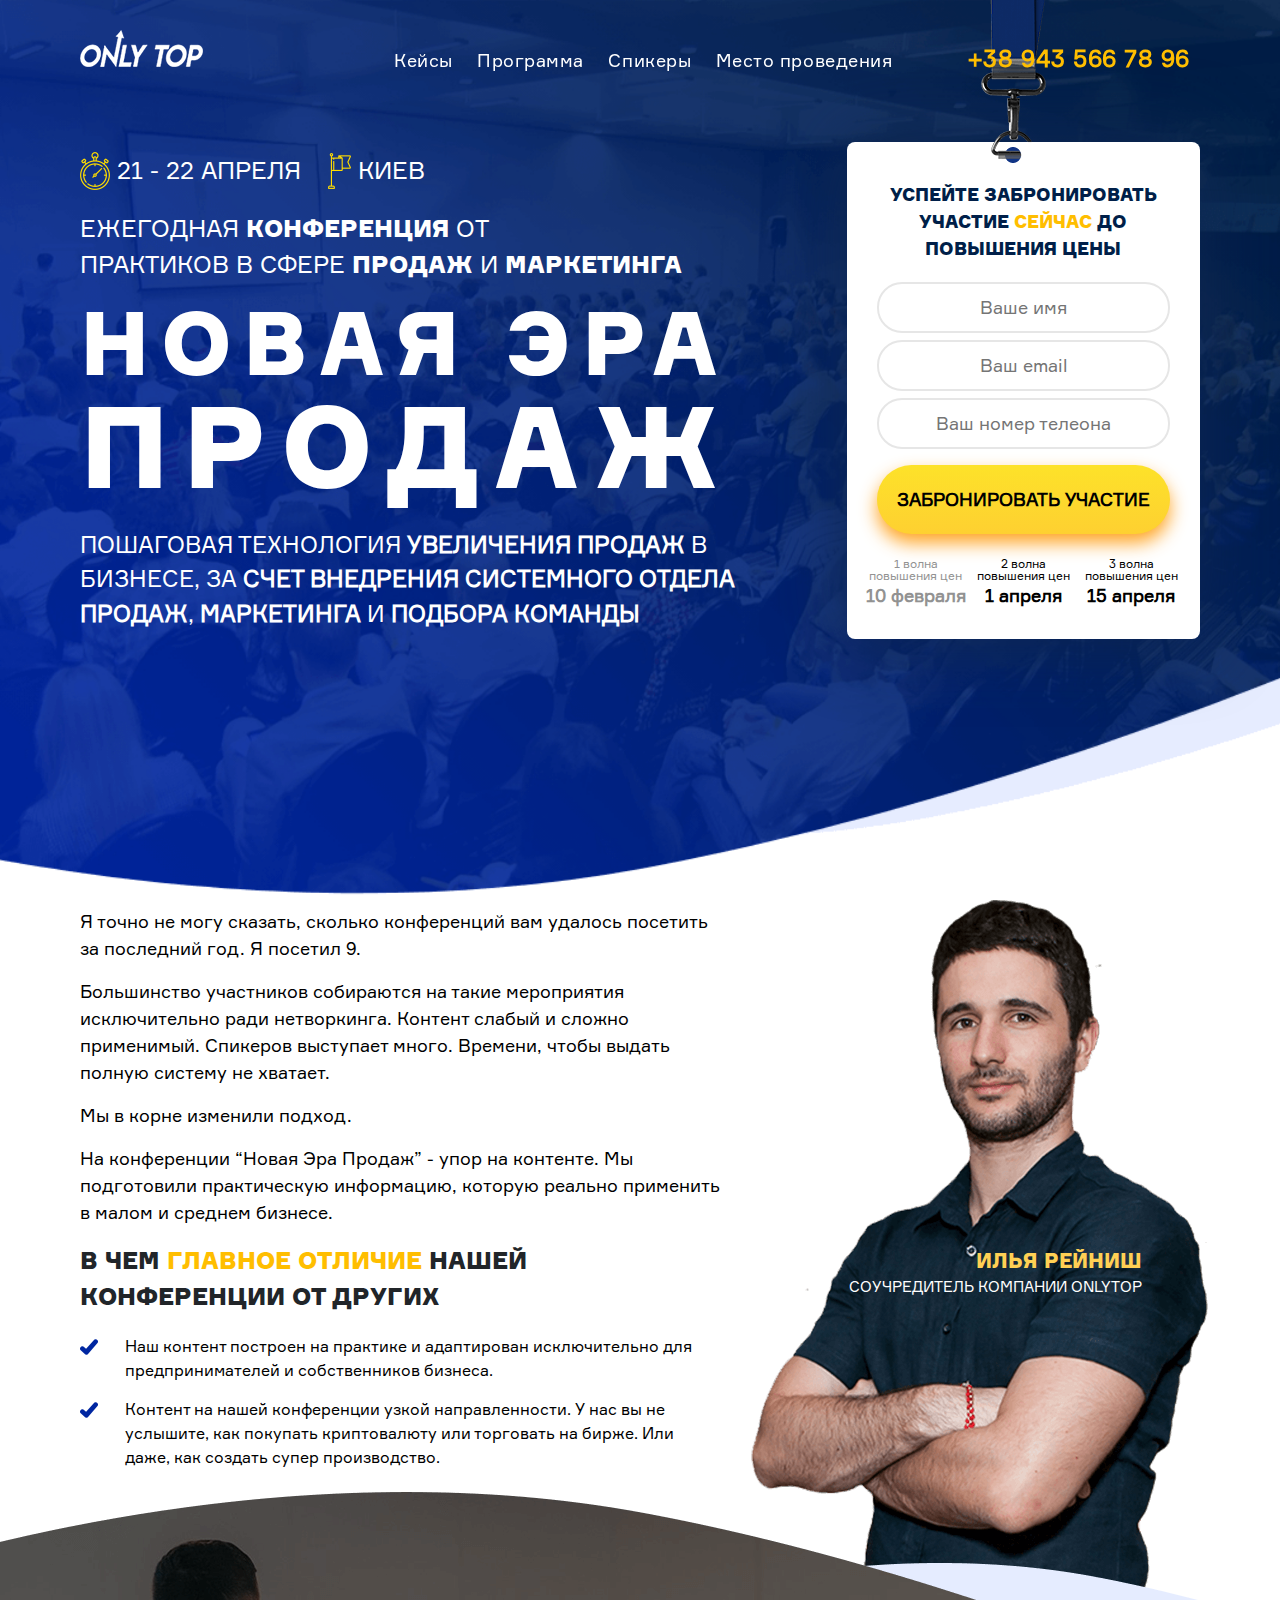
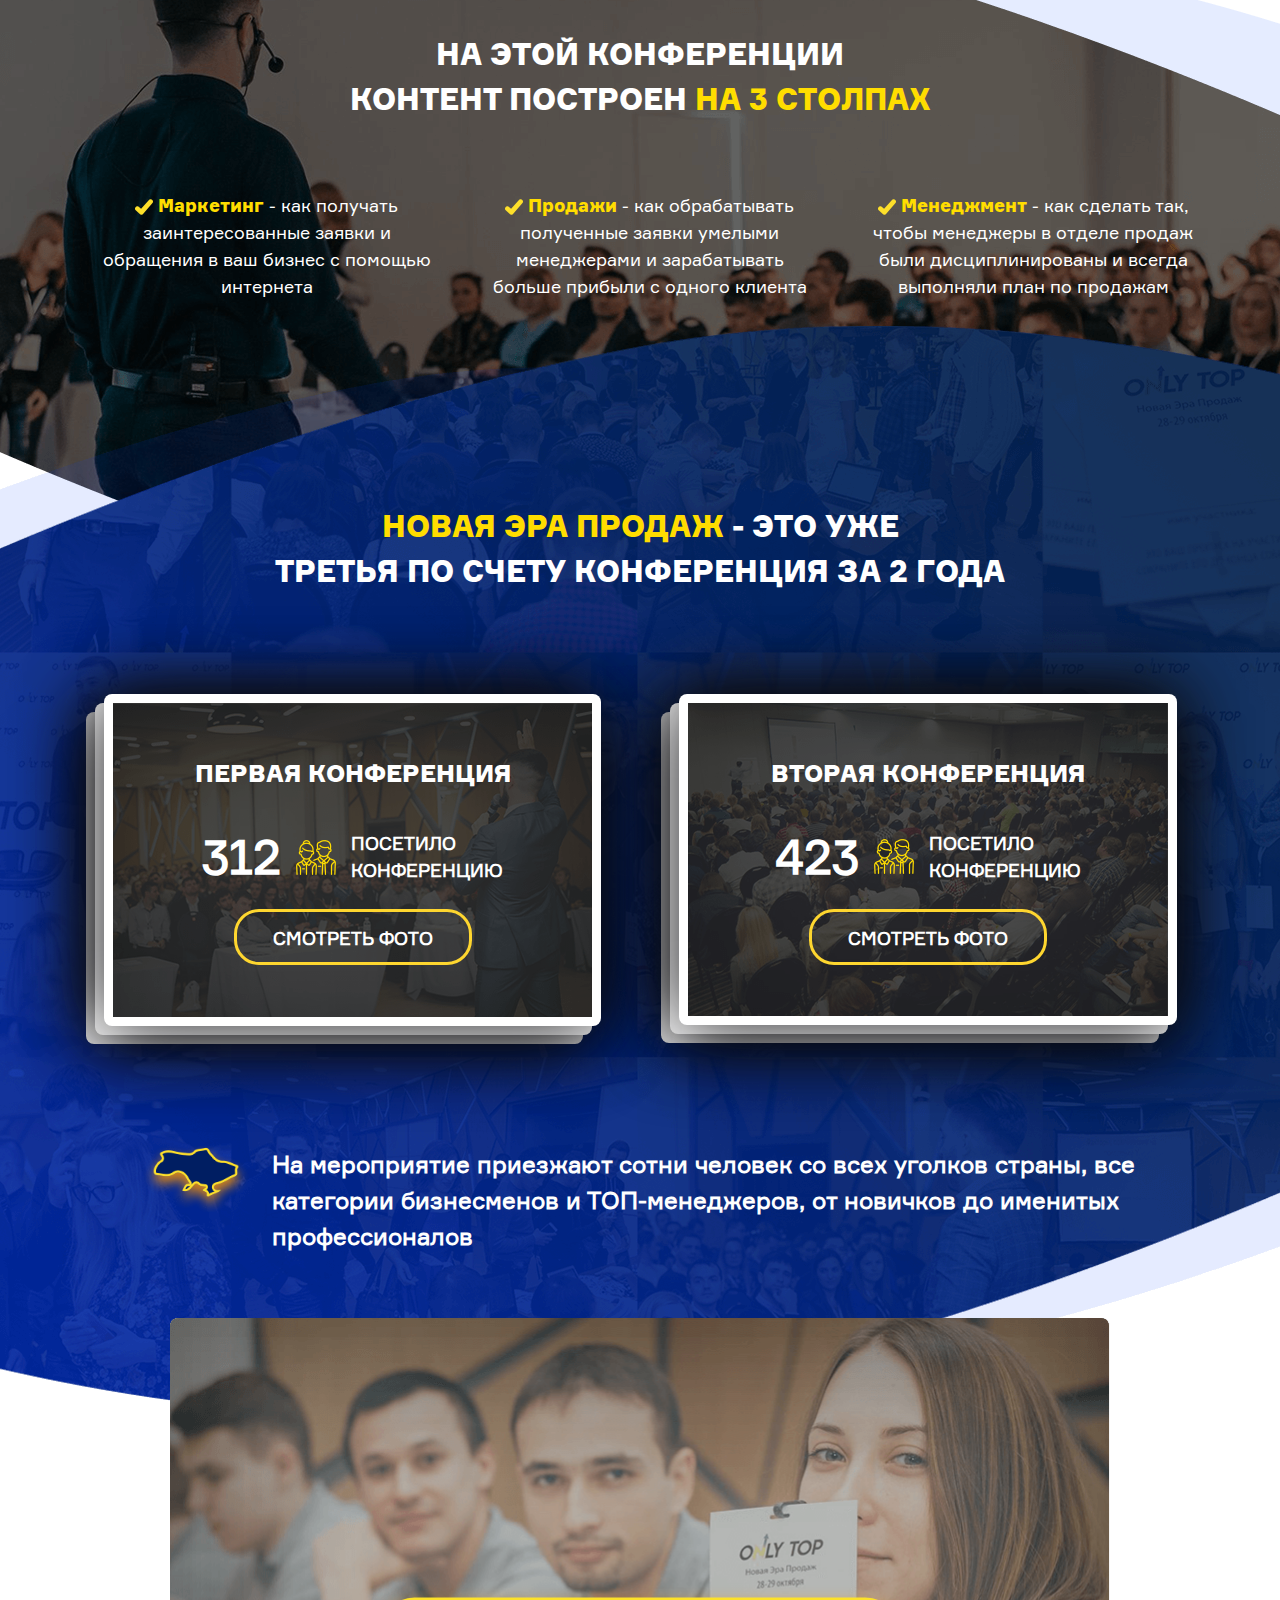
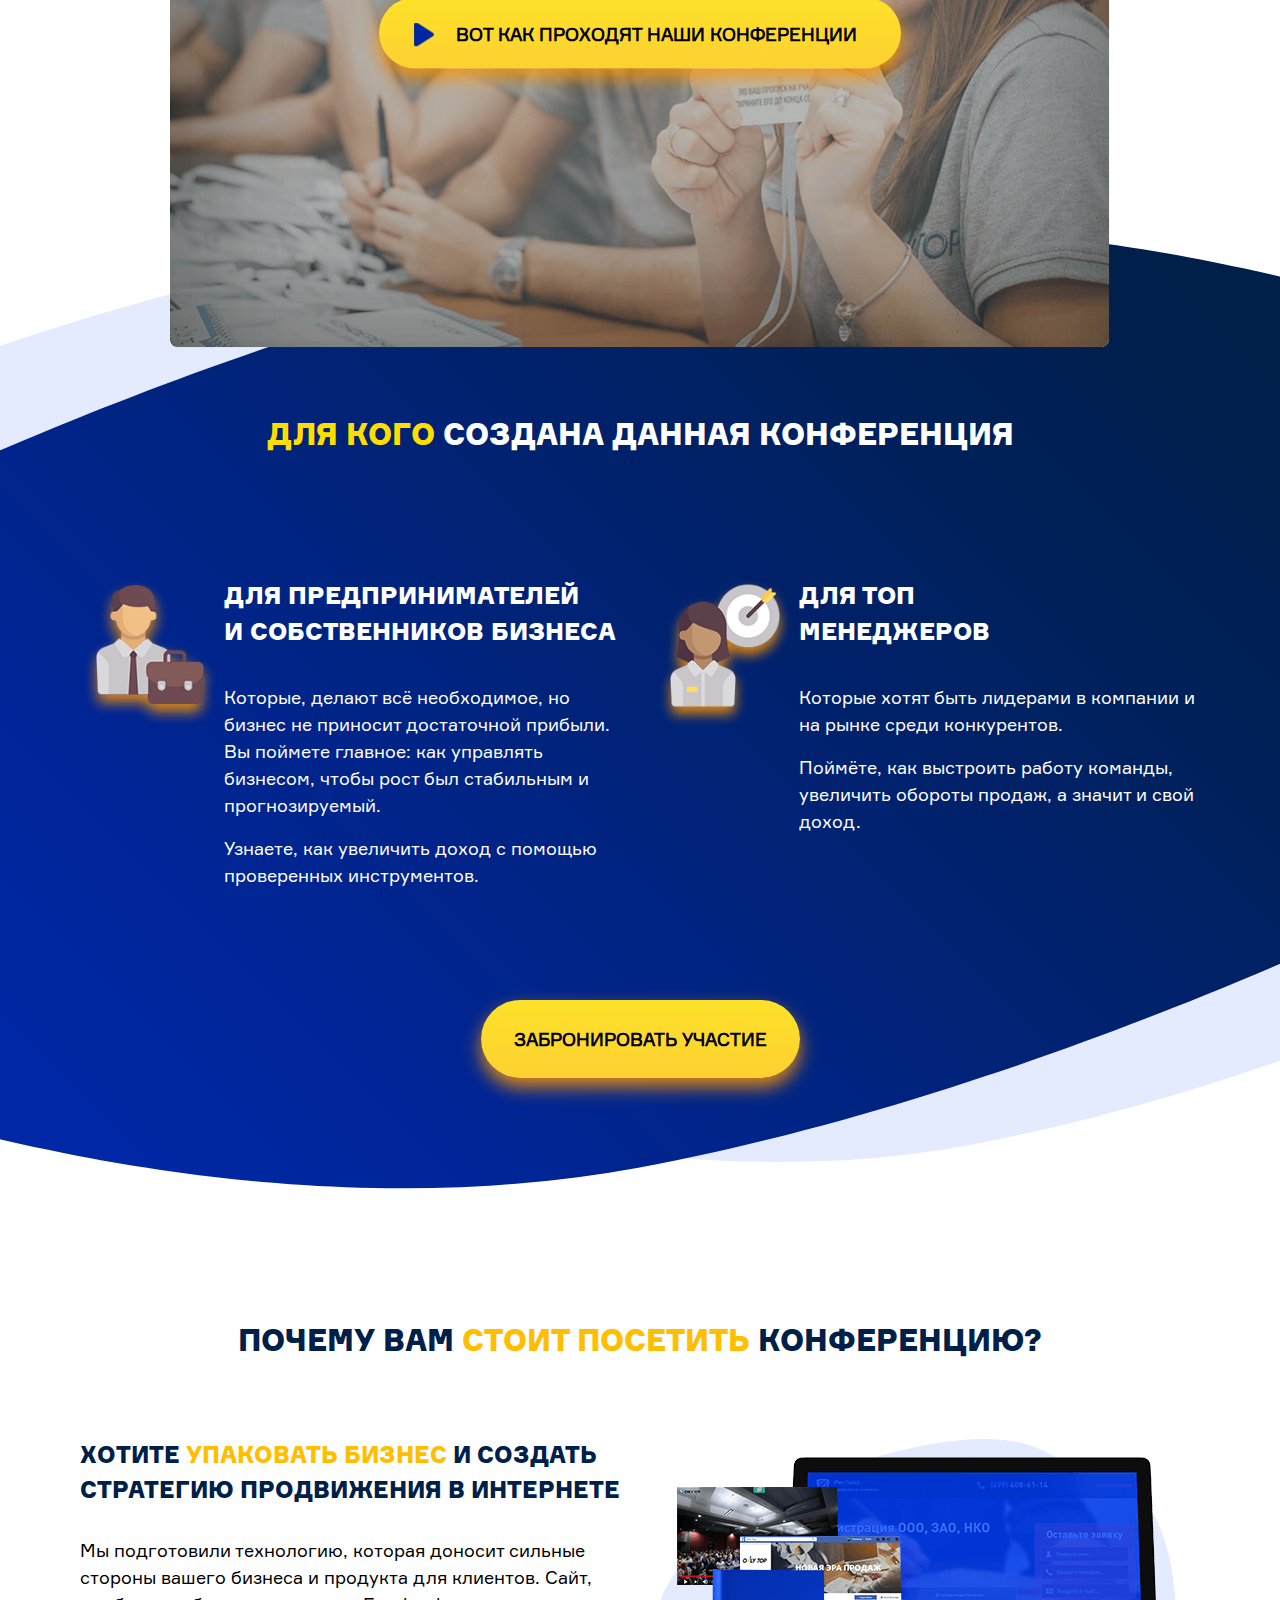
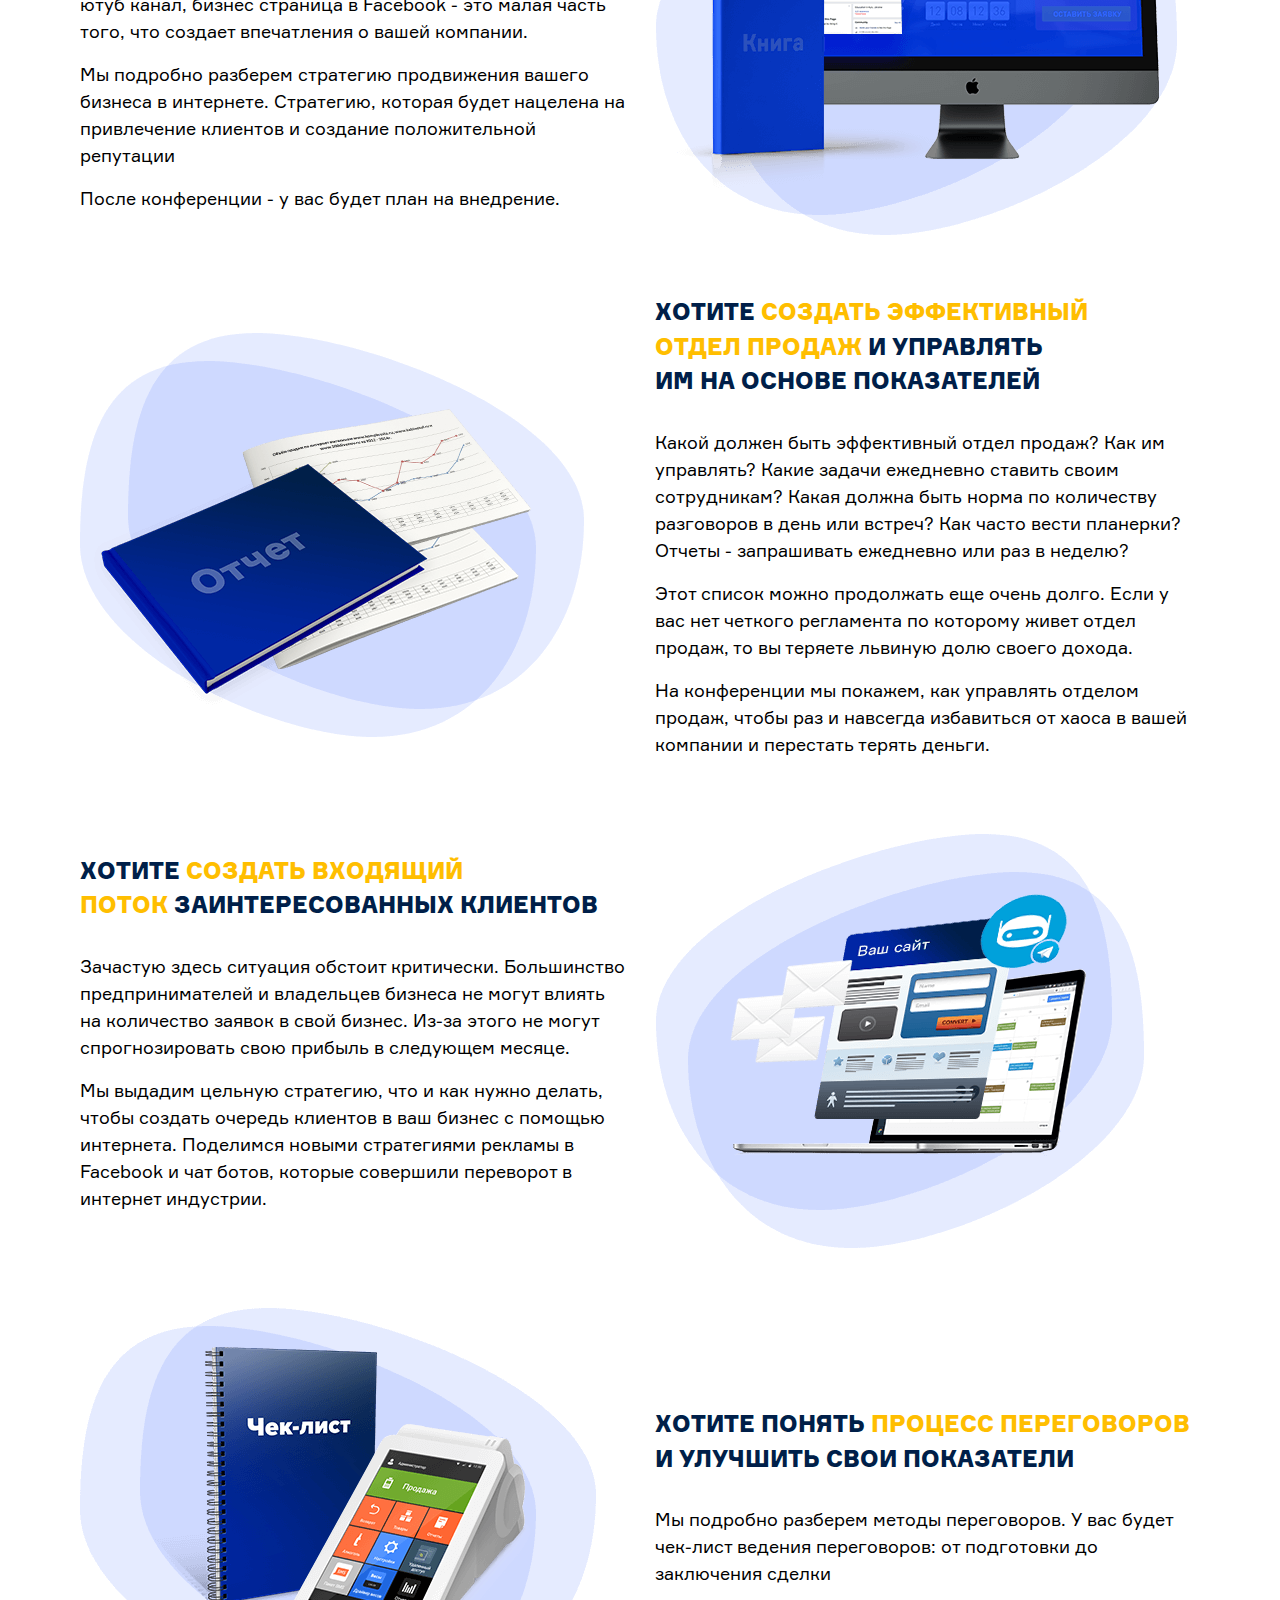
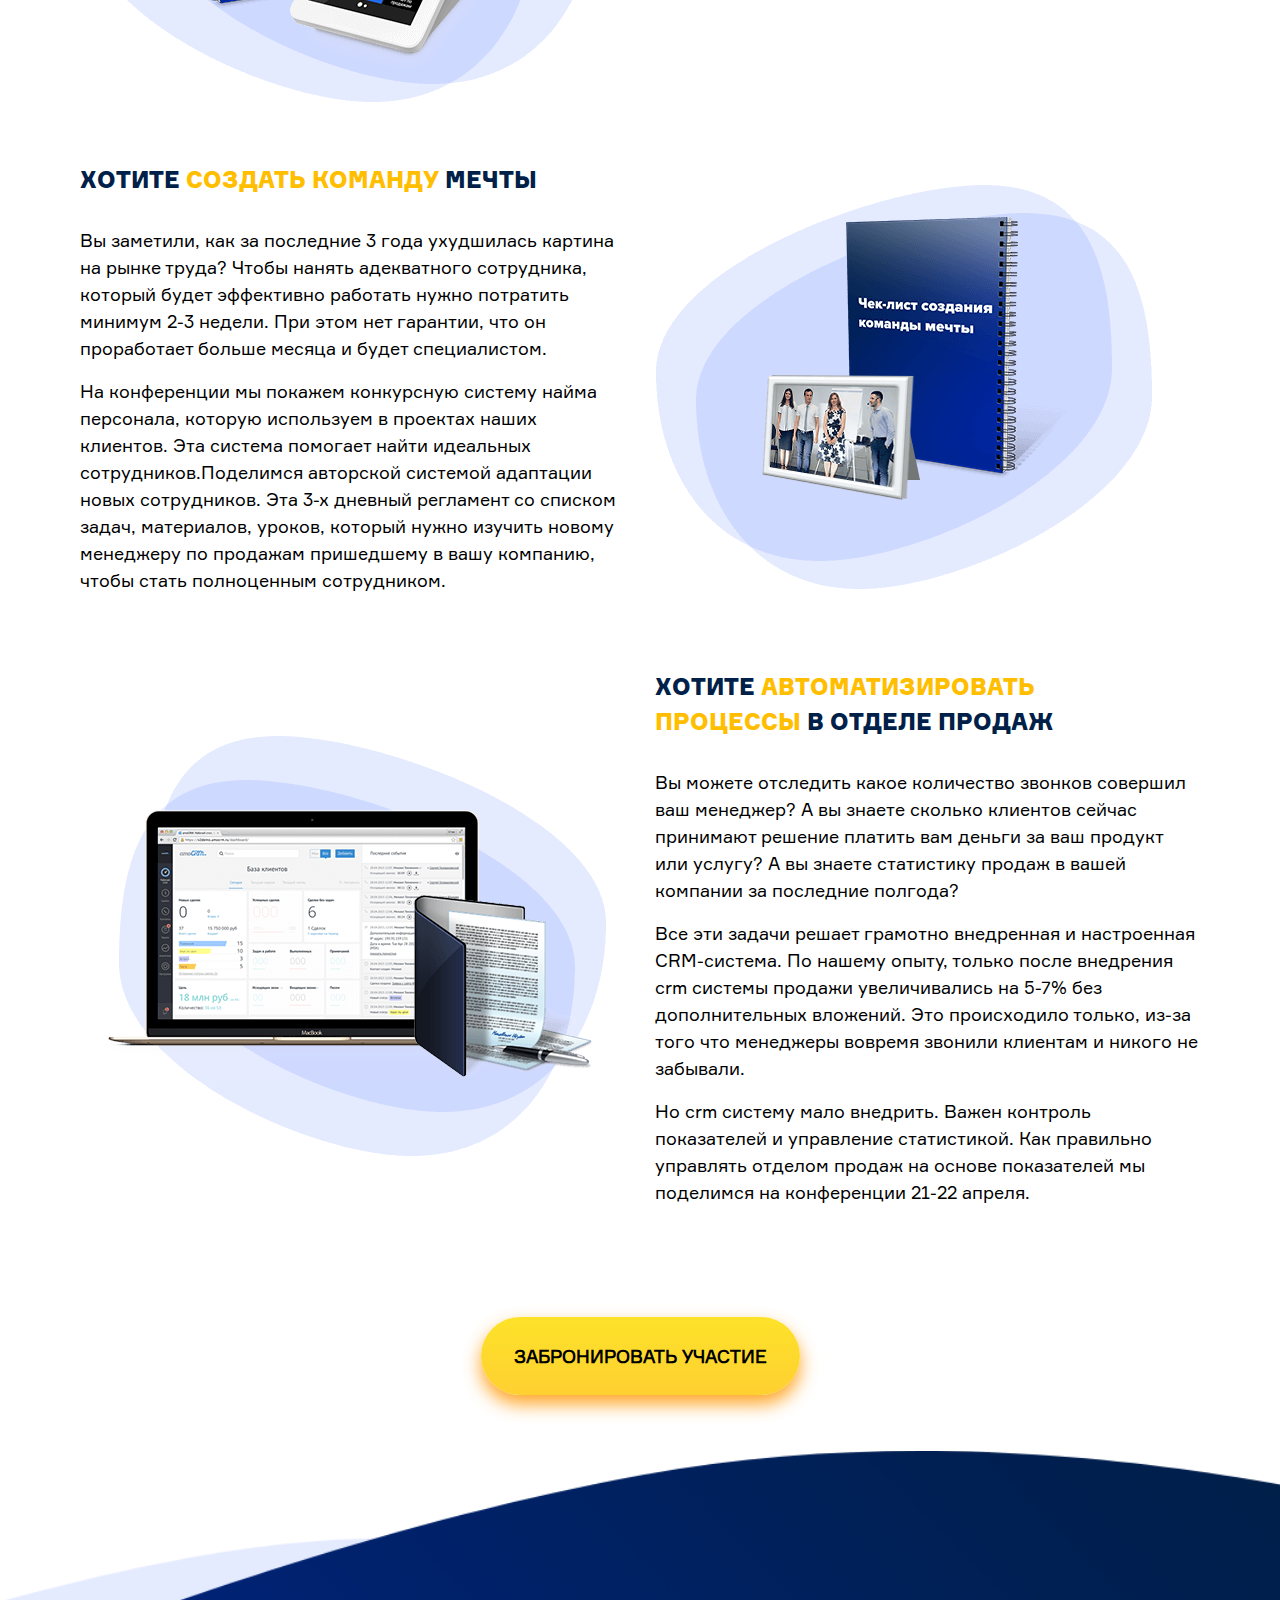
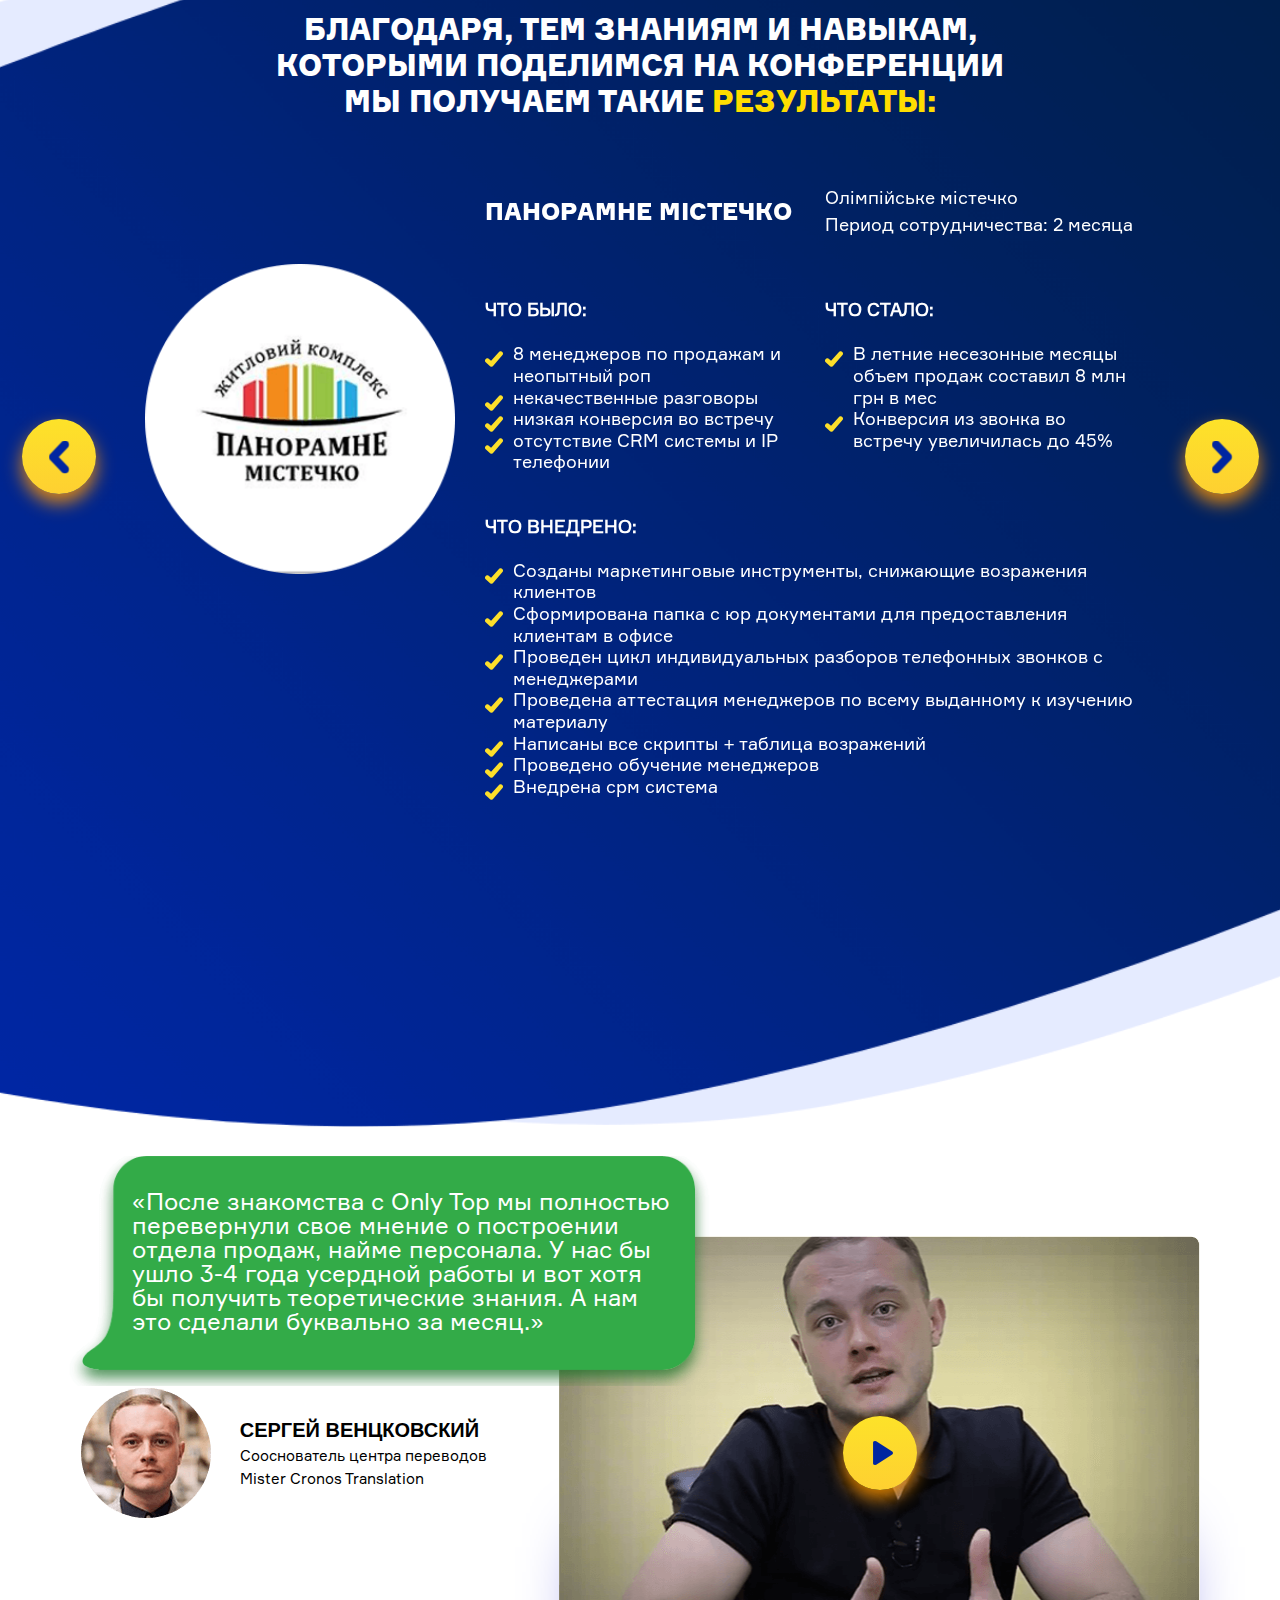
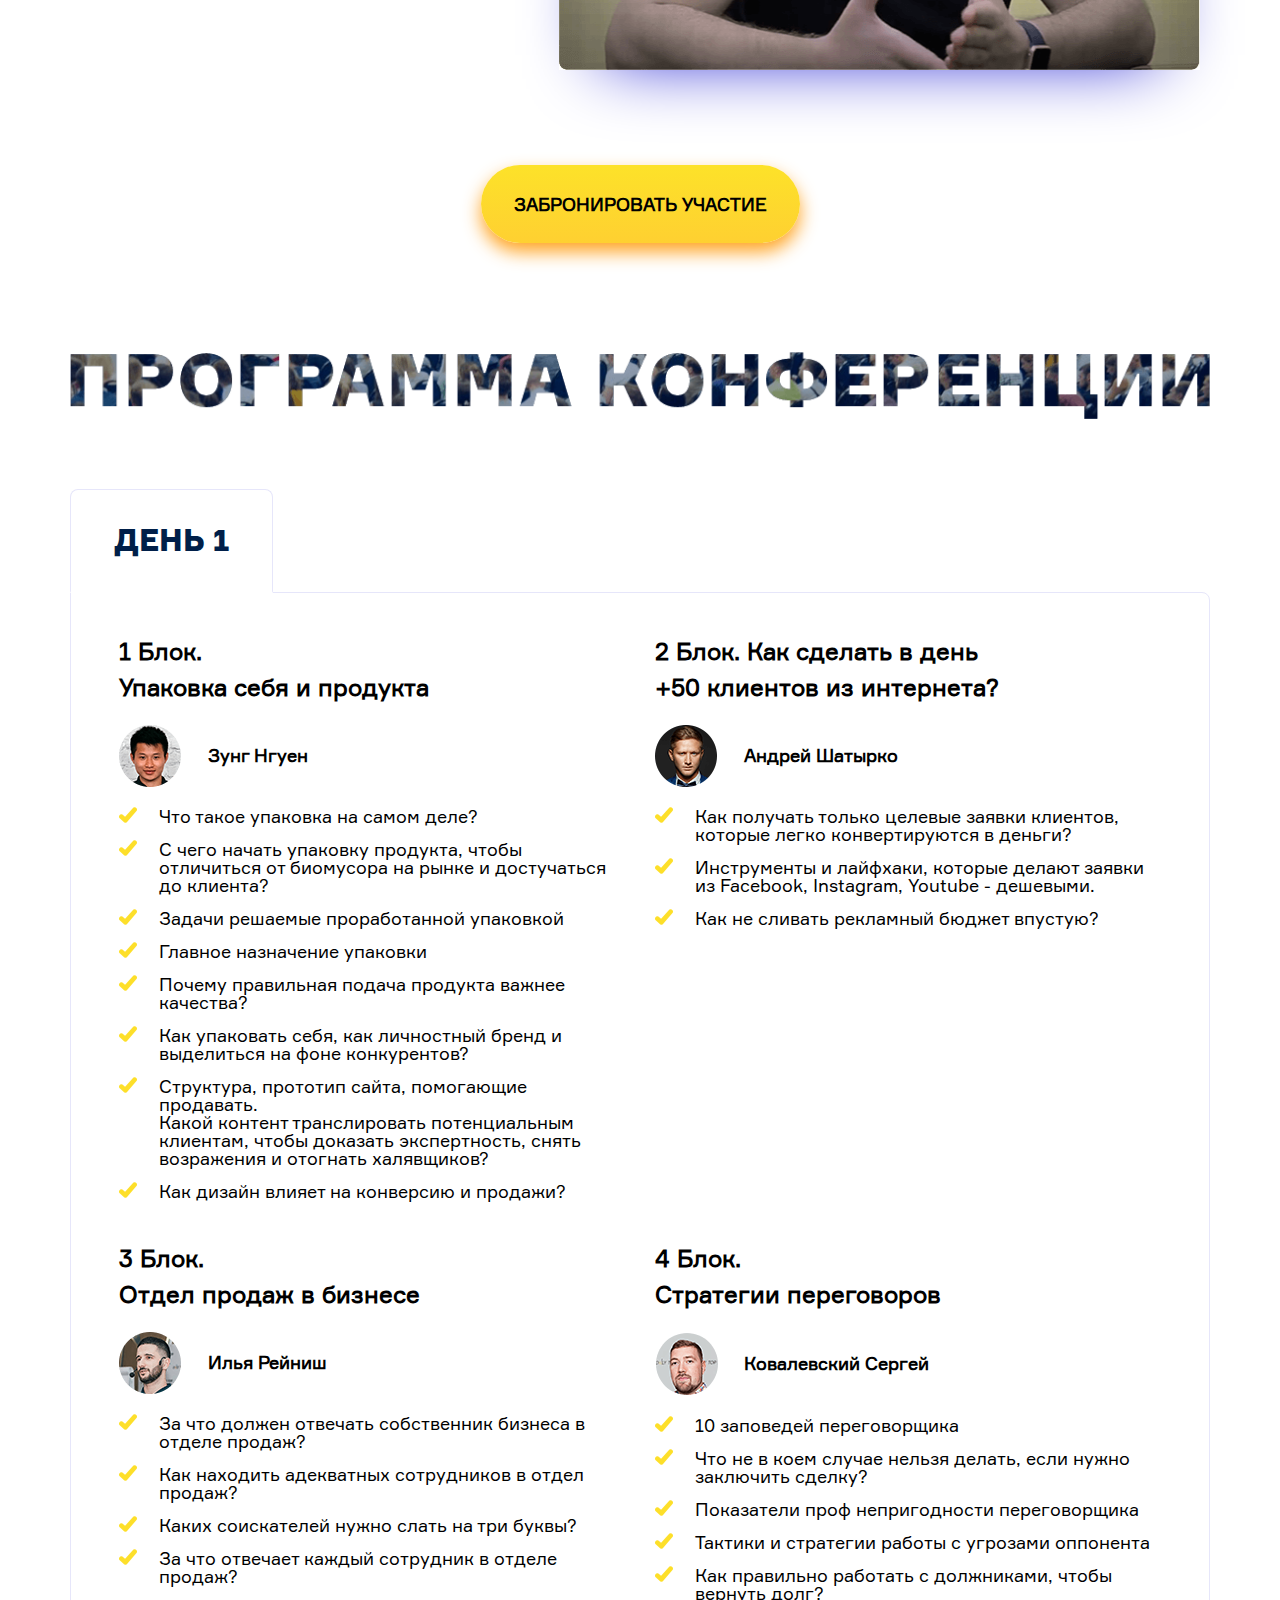
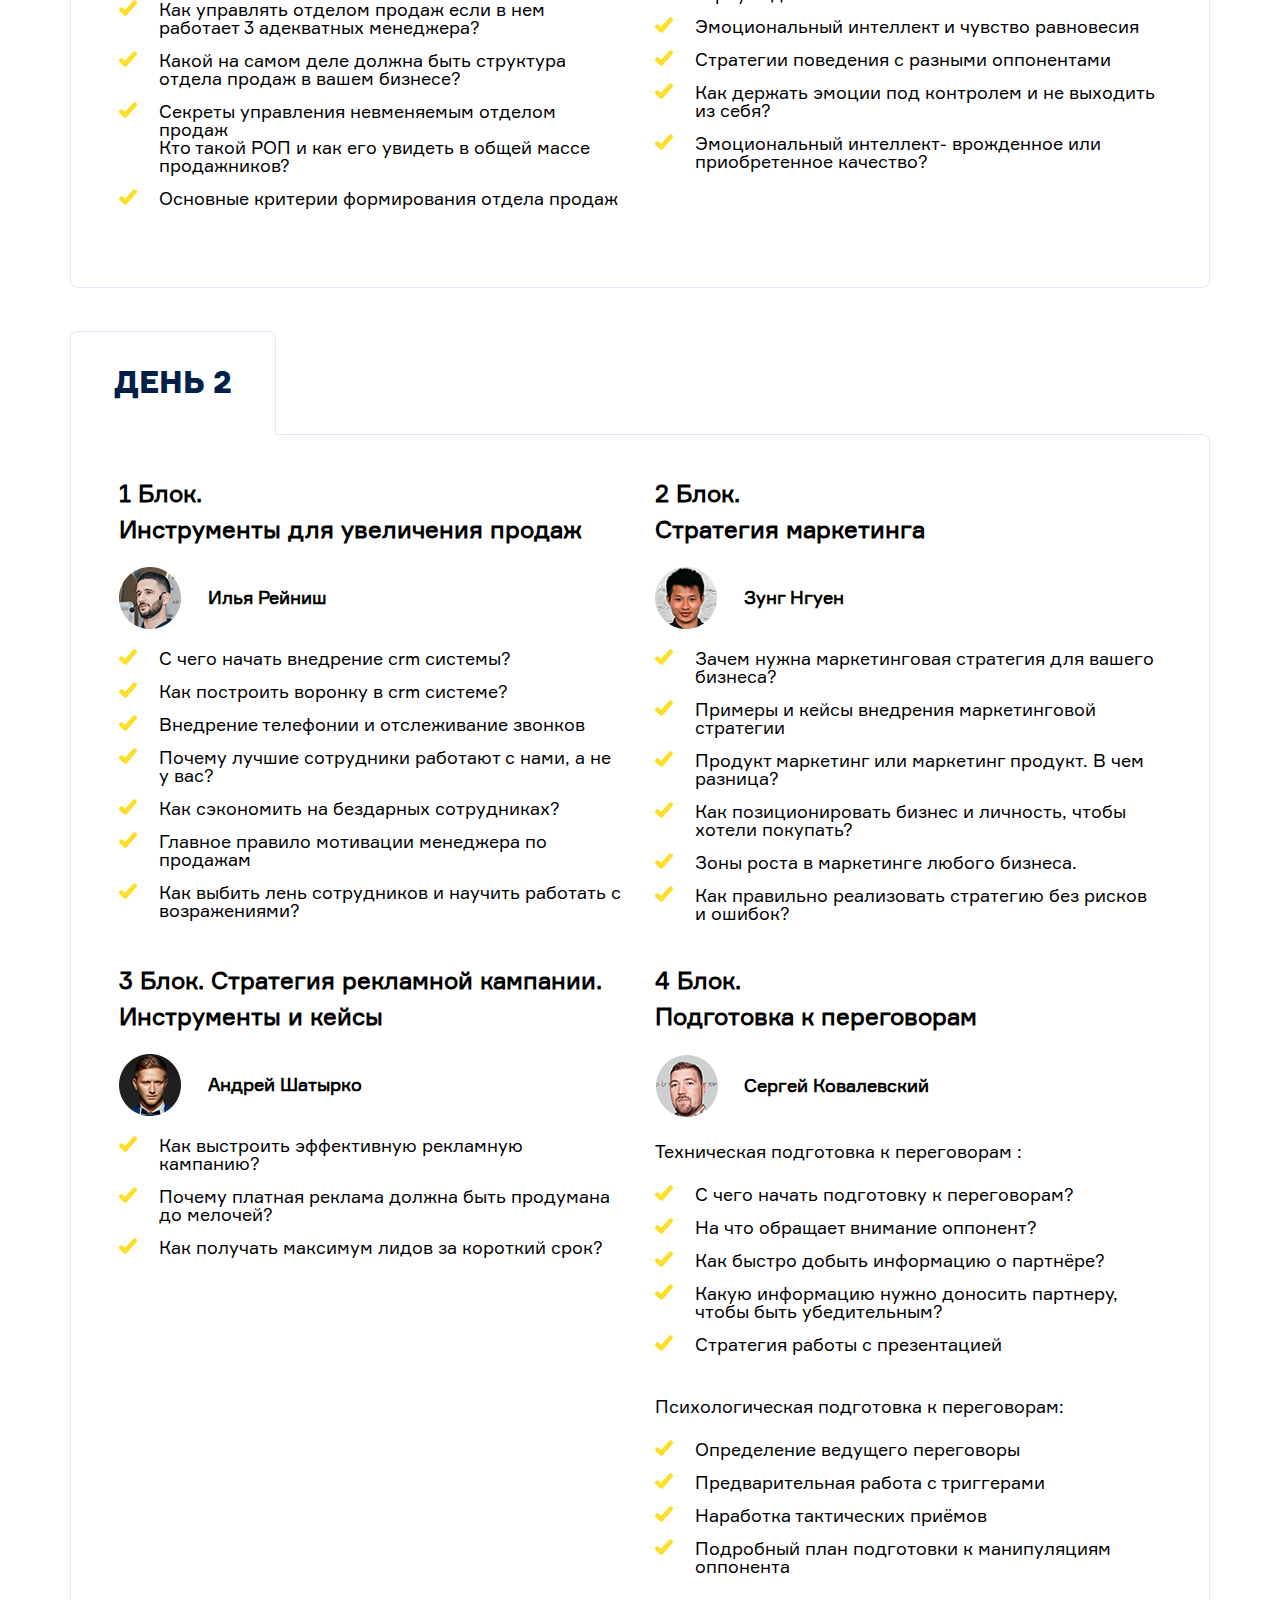
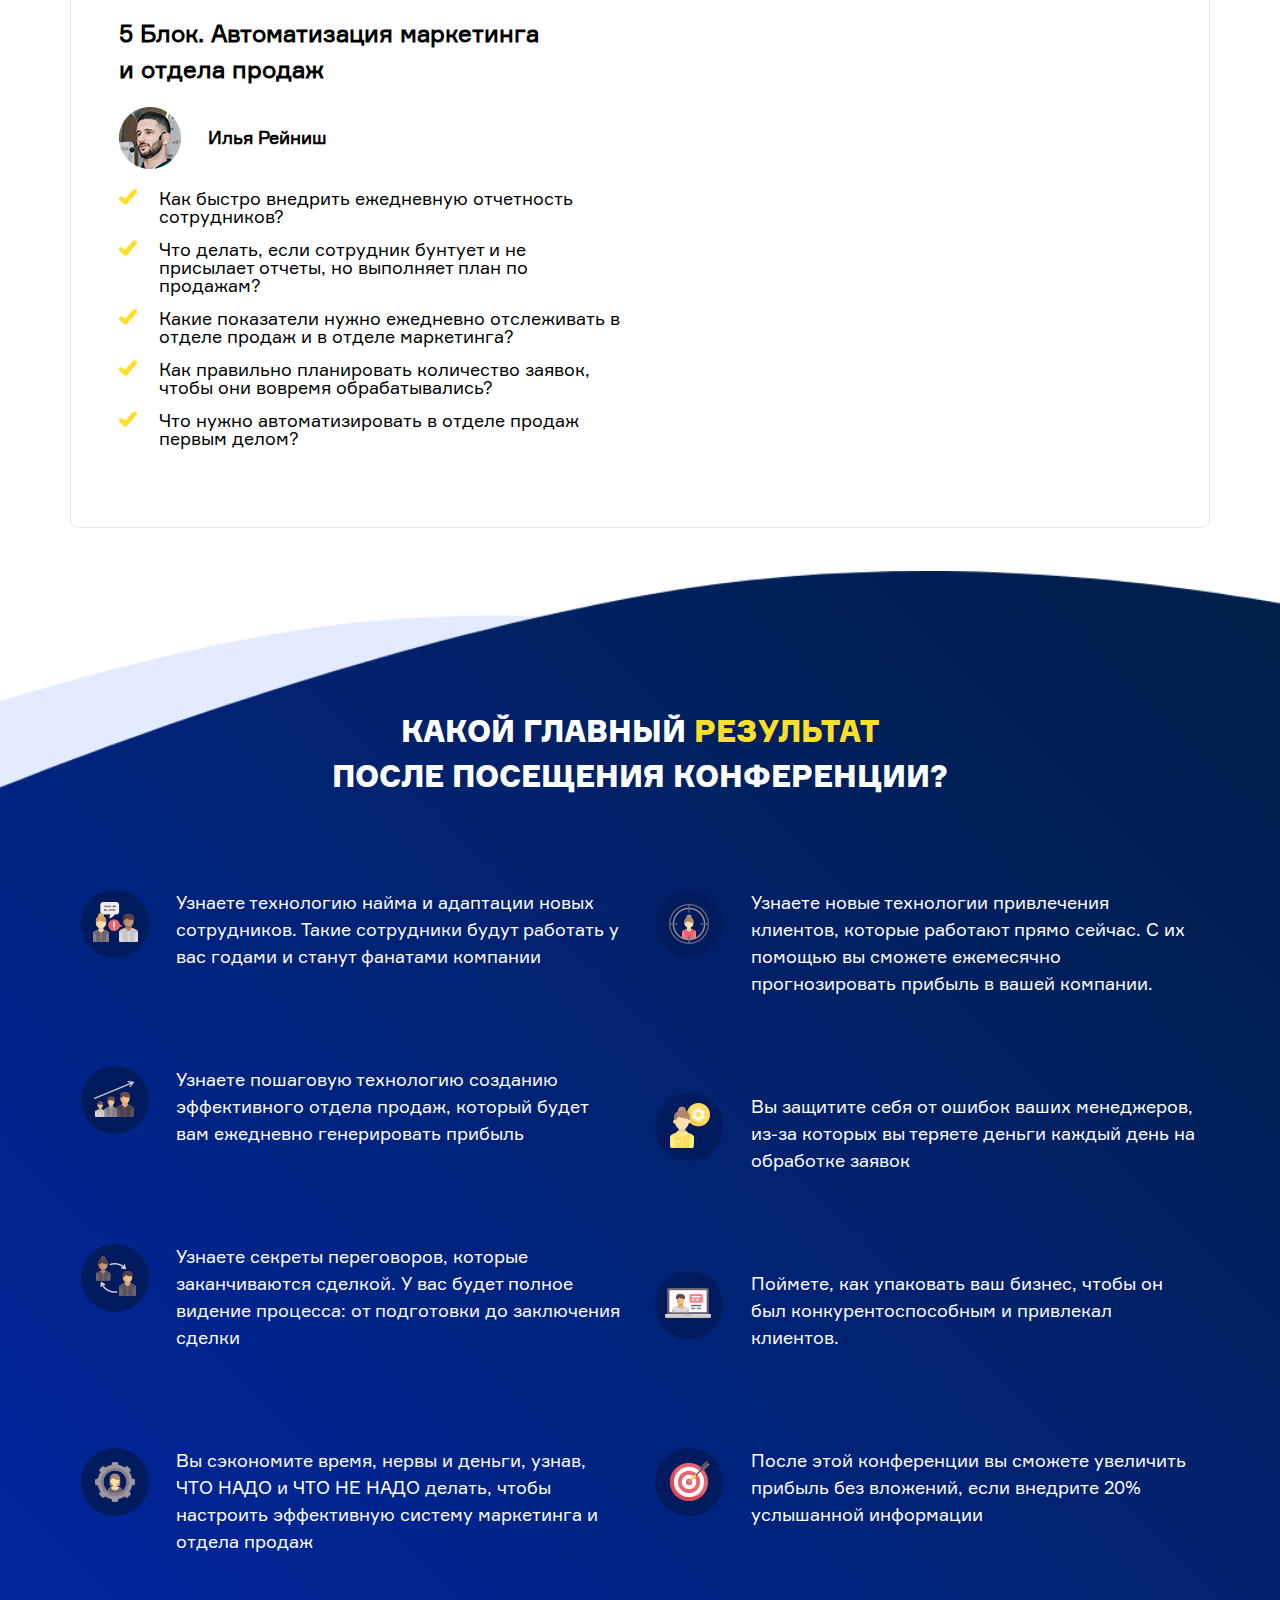
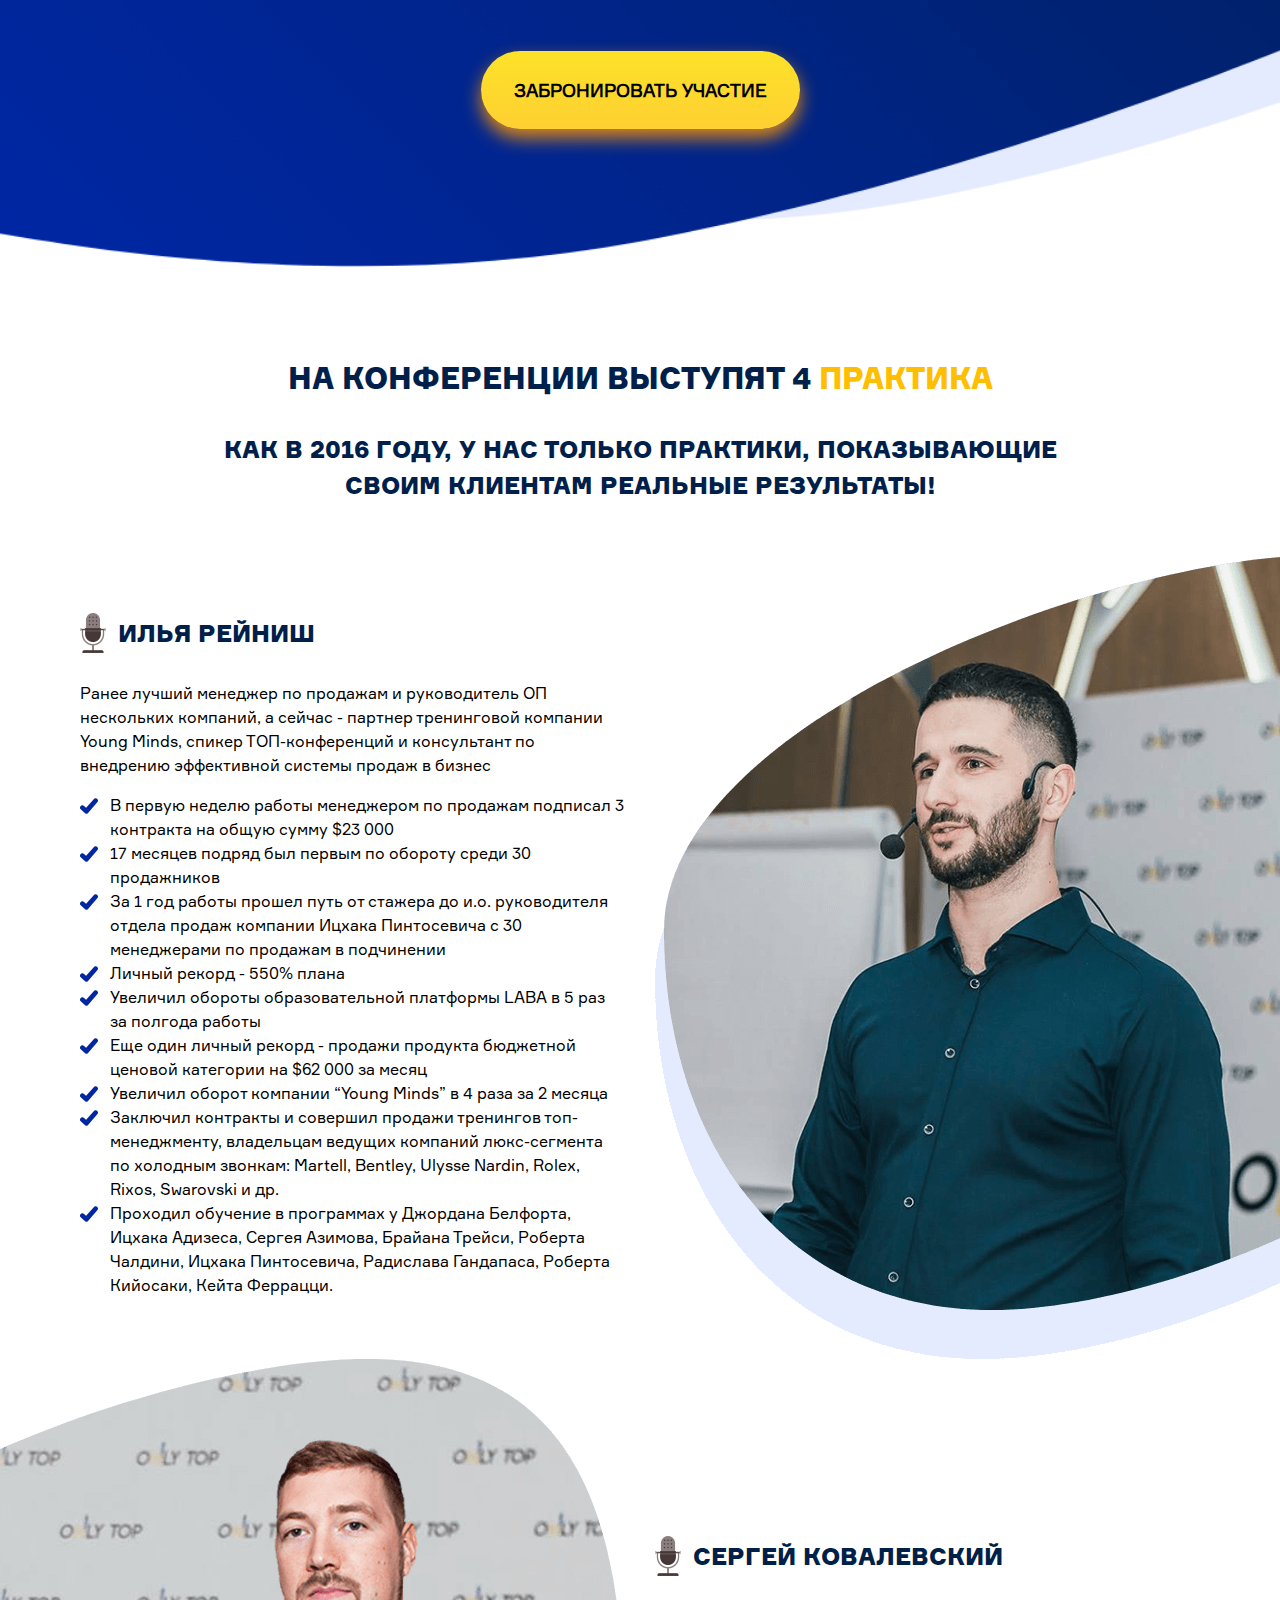
<file: index.html>
<!DOCTYPE HTML>
<html>

<head>
  <meta charset="utf-8">
  <meta name="viewport" content="initial-scale=1.0, width=device-width">
  <meta name="Title" content="Новая Эра Продаж" />
  <meta name="description" content="Ежегодня конференция от практивков в сфере продаж и маркетинга. Получите пошаговую технологию увеличения продаж в бизнесе за счет внедрения системного отдела продаж, отдела марктеинга и подбора команды" />
  <meta property="og:type" content="article" />
  <meta property="og:description" content="Ежегодня конференция от практивков в сфере продаж и маркетинга. Получите пошаговую технологию увеличения продаж в бизнесе за счет внедрения системного отдела продаж, отдела марктеинга и подбора команды" />
  <meta property="og:url" content="" />
  <meta property="og:sitename" content="" />
  <meta property="og:title" content="Новая Эра Продаж">
  <meta property="og:image" content="http://dl4.joxi.net/drive/2018/01/29/0011/3585/773633/33/3c8914ac2f.png" />
  <title>Новая Эра Продаж</title>
  <link type="text/css" rel="stylesheet" href="css/app.css" />
  <link rel="shortcut icon" href="images/favicon.png">
</head>

<body>
  <nav>
    <div class="container">
      <div class="row">
        <div class="col">
          <a href="/" class="logo"><img src="images/logo.png" alt=""></a>
          <div class="mob-btn"></div>
          <ul class="nav-menu">
            <li class="results-link">Кейсы </li>
            <li class="program-link">Программа </li>
            <li class="conference-link">Спикеры </li>
            <li class="where-link">Место проведения </li>
            <li><a class="phone" href="tel:+38 943 566 78 96">+38 943 566 78 96</a></li>
          </ul>
        </div>
      </div>
    </div>
  </nav>
  <header class="head">
    <div class="container">
      <div class="row align-items-end">
        <div class="col-lg-8">
          <div class="head-date">
            <span><img src="images/554758.svg" alt=""> 21 - 22 апреля</span>
            <span> <img src="images/554759.svg" alt=""> Киев</span>
          </div>
          <div class="head-hgroup">
            <h3>Ежегодная <b>конференция</b> от <br>практиков в сфере <b>продаж</b> и <b>маркетинга</b></h3>
            <h1>НОВАЯ ЭРА <span>ПРОДАЖ</span></h1>
            <h4>Пошаговая технология <b>увеличения продаж</b> в бизнесе, за <b>счет внедрения системного отдела продаж</b>, <b>маркетинга</b> и <b>подбора команды</b> </h4>
          </div>
        </div>
        <div class="col-lg-4">
          <form action="#" class="form-reg" method="post">
            <h3>Успейте забронировать участие <span>сейчас</span> до повышения цены</h3>
            <input type="text" name="name" placeholder="Ваше имя" required>
            <input type="email" name="email" placeholder="Ваш email" required>
            <input type="tel" name="phone" placeholder="Ваш номер телеона" required>

            <!-- crm input -->
            <input type="hidden" name="utm_source" value="">
            <input type="hidden" name="utm_campaign" value="">
            <input type="hidden" name="utm_medium" value="">
            <input type="hidden" name="utm_term" value="">
            <input type="hidden" name="utm_content" value="">
            <input type="hidden" name="page_url" value="">
            <input type="hidden" name="ref" value="">
            <input type="hidden" name="ip_address" value="">
            <input type="hidden" name="city" value="">
            <input type="hidden" name="course" value="НОВАЯ ЭРА ПРОДАЖ">

            <!-- END crm input -->
            <button type="submit">Забронировать участие </button>
            <div class="row">
              <div class="col-4">
                <div class="form-item old">
                  <p>1 волна повышения цен</p>
                  <h5>10 февраля</h5>
                </div>
              </div>
              <div class="col-4">
                <div class="form-item">
                  <p>2 волна повышения цен</p>
                  <h5>1 апреля</h5>
                </div>
              </div>
              <div class="col-4">
                <div class="form-item">
                  <p>3 волна повышения цен</p>
                  <h5>15 апреля </h5>
                </div>
              </div>
            </div>
          </form>
        </div>
      </div>
    </div>
  </header>
  <section class="speaker">
    <div class="container">
      <div class="row align-items-center">
        <div class="col-lg-7">
          <div class="speaker-item">
            <p>Я точно не могу сказать, сколько конференций вам удалось посетить за последний год. Я посетил 9. </p>
            <p>Большинство участников собираются на такие мероприятия исключительно ради нетворкинга. Контент слабый и сложно применимый. Спикеров выступает много. Времени, чтобы выдать полную систему не хватает. </p>
            <p>Мы в корне изменили подход.</p>
            <p>На конференции “Новая Эра Продаж” - упор на контенте. Мы подготовили практическую информацию, которую реально применить в малом и среднем бизнесе.</p>
            <h2>В чем <span>главное отличие</span> нашей конференции от других</h2>
            <ul>
              <li>Наш контент построен на практике и адаптирован исключительно для предпринимателей и собственников бизнеса. </li>
              <li>Контент на нашей конференции узкой направленности. У нас вы не услышите, как покупать криптовалюту или торговать на бирже. Или даже, как создать супер производство.</li>
            </ul>
          </div>
        </div>
        <div class="col-lg-5">
          <div class="speaker-img">
            <img src="images/practik1-combo-ultimate-min-------2.png" alt="">
            <div class="speaker-name">Илья Рейниш <span>соучредитель компании OnlyTop</span></div>
          </div>
        </div>
      </div>
    </div>
  </section>
  <section class="info">
    <div class="container">
      <div class="row">
        <div class="col">
          <h2 class="info-title">На этой конференции <br>контент построен <span>на 3 столпах</span></h2>
        </div>
      </div>
      <div class="row">
        <div class="col-lg-4 col-md-4">
          <div class="info-item"><img src="images/61343-------40.svg" alt=""><span>Маркетинг</span> - как получать заинтересованные заявки и обращения в ваш бизнес с помощью интернета</div>
        </div>
        <div class="col-lg-4 col-md-4">
          <div class="info-item"><img src="images/61343-------40.svg" alt=""><span>Продажи</span> - как обрабатывать полученные заявки умелыми менеджерами и зарабатывать больше прибыли с одного клиента</div>
        </div>
        <div class="col-lg-4 col-md-4">
          <div class="info-item"><img src="images/61343-------40.svg" alt=""><span>Менеджмент</span> - как сделать так, чтобы менеджеры в отделе продаж были дисциплинированы и всегда выполняли план по продажам</div>
        </div>
      </div>
    </div>
  </section>
  <section class="photo">
    <div class="container">
      <div class="row">
        <div class="col">
          <h2 class="photo-title"><span>Новая Эра Продаж </span>- это уже <br>третья по счету конференция за 2 года</h2>
        </div>
      </div>
      <div class="row">
        <div class="col-lg-6 col-md-6">
          <div class="photo-item">
            <img src="images/23000192-2030721560506005-8830719436872714548-o-------2.png" alt="">
            <div class="content">
              <div class="text">
                <h4>Первая конференция</h4>
                <p><span class="count">312</span><img src="images/554744.svg" alt=""><span>посетило <br>Конференцию</span></p>
                <button class="photo-btn">Смотреть фото</button>
              </div>
            </div>
          </div>
        </div>
        <div class="col-lg-6 col-md-6">
          <div class="photo-item">
            <img src="images/asdgv.png" alt="">
            <div class="content">
              <div class="text">
                <h4>Вторая конференция</h4>
                <p><span class="count">423</span><img src="images/554744.svg" alt=""><span>посетило <br>Конференцию</span></p>
                <button class="photo-btn">Смотреть фото</button>
              </div>
            </div>
          </div>
        </div>
      </div>
      <div class="row">
        <div class="col">
          <p class="photo-info">На мероприятие приезжают сотни человек со всех уголков страны, все категории бизнесменов и ТОП-менеджеров, от новичков до именитых профессионалов</p>
        </div>
      </div>
    </div>
  </section>
  <section class="video">
    <div class="conatiner">
      <div class="row">
        <div class="col">
          <div class="video-item" data-video="ruHMiIHC2QU">
            <img src="images/4sd6.png" alt="">
            <div class="video-btn">Вот как проходят наши конференции</div>
          </div>
        </div>
      </div>
    </div>
  </section>
  <section class="whom">
    <div class="container">
      <div class="row">
        <div class="col">
          <h2 class="whom-title"><span>ДЛЯ КОГО</span> СОЗДАНА ДАННАЯ КОНФЕРЕНЦИЯ</h2>
        </div>
      </div>
      <div class="row">
        <div class="col-lg-6 col-md-6">
          <div class="row">
            <div class="col-lg-3">
              <img src="images/554834.png" alt="">
            </div>
            <div class="col-lg-9">
              <div class="whom-item">
                <h4>ДЛЯ ПРЕДПРИНИМАТЕЛЕЙ <br>И СОБСТВЕННИКОВ БИЗНЕСА</h4>
                <p>Которые, делают всё необходимое, но бизнес не приносит достаточной прибыли. Вы поймете главное: как управлять бизнесом, чтобы рост был стабильным и прогнозируемый. </p>
                <p>Узнаете, как увеличить доход с помощью проверенных инструментов. </p>
              </div>
            </div>
          </div>
        </div>
        <div class="col-lg-6 col-md-6">
          <div class="row">
            <div class="col-lg-3">
              <img src="images/554825.png" alt="">
            </div>
            <div class="col-lg-9">
              <div class="whom-item">
                <h4>ДЛЯ ТОП <br>МЕНЕДЖЕРОВ</h4>
                <p>Которые хотят быть лидерами в компании и на рынке среди конкурентов. </p>
                <p>Поймёте, как выстроить работу команды, увеличить обороты продаж, а значит и свой доход. </p>
              </div>
            </div>
          </div>
        </div>
      </div>
      <div class="row">
        <div class="col">
          <div class="btn-container">
            <a href="#popup" class="order-btn">Забронировать участие </a>
          </div>
        </div>
      </div>
    </div>
  </section>
  <section class="why">
    <div class="container">
      <h2 class="why-title">ПОЧЕМУ ВАМ <span>СТОИТ ПОСЕТИТЬ </span>КОНФЕРЕНЦИЮ?</h2>
      <div class="row" align-items-center>
        <div class="col-lg-6 col-md-6">
          <div class="why-item">
            <h4>Хотите <span>упаковать бизнес</span> и создать стратегию продвижения в интернете</h4>
            <p>Мы подготовили технологию, которая доносит сильные стороны вашего бизнеса и продукта для клиентов. Сайт, ютуб канал, бизнес страница в Facebook - это малая часть того, что создает впечатления о вашей компании. </p>
            <p>Мы подробно разберем стратегию продвижения вашего бизнеса в интернете. Стратегию, которая будет нацелена на привлечение клиентов и создание положительной репутации</p>
            <p>После конференции - у вас будет план на внедрение. </p>
          </div>
        </div>
        <div class="col-lg-6 col-md-6 order-first">
          <div class="why-img">
            <img src="images/wefw23.png" alt="">
          </div>
        </div>
      </div>
      <div class="row align-items-center">
        <div class="col-lg-6 col-md-6">
          <div class="why-img">
            <img src="images/23rf23.png" alt="">
          </div>
        </div>
        <div class="col-lg-6 col-md-6">
          <div class="why-item">
            <h4>Хотите <span>создать эффективный <br>отдел продаж</span> и управлять <br>им на основе показателей</h4>
            <p>Какой должен быть эффективный отдел продаж? Как им управлять? Какие задачи ежедневно ставить своим сотрудникам? Какая должна быть норма по количеству разговоров в день или встреч? Как часто вести планерки? Отчеты - запрашивать ежедневно или раз в неделю? </p>
            <p>Этот список можно продолжать еще очень долго. Если у вас нет четкого регламента по которому живет отдел продаж, то вы теряете львиную долю своего дохода.</p>
            <p>На конференции мы покажем, как управлять отделом продаж, чтобы раз и навсегда избавиться от хаоса в вашей компании и перестать терять деньги.</p>
          </div>
        </div>
      </div>
      <div class="row align-items-center">
        <div class="col-lg-6 col-md-6">
          <div class="why-item">
            <h4>Хотите <span>создать входящий <br>поток</span> заинтересованных клиентов</h4>
            <p>Зачастую здесь ситуация обстоит критически. Большинство предпринимателей и владельцев бизнеса не могут влиять на количество заявок в свой бизнес. Из-за этого не могут спрогнозировать свою прибыль в следующем месяце. </p>
            <p>Мы выдадим цельную стратегию, что и как нужно делать, чтобы создать очередь клиентов в ваш бизнес с помощью интернета. Поделимся новыми стратегиями рекламы в Facebook и чат ботов, которые совершили переворот в интернет индустрии.</p>
          </div>
        </div>
        <div class="col-lg-6 col-md-6 order-first">
          <div class="why-img">
            <img src="images/ewr75.png" alt="">
          </div>
        </div>
      </div>
      <div class="row align-items-center">
        <div class="col-lg-6 col-md-6">
          <div class="why-img">
            <img src="images/df4v6.png" alt="">
          </div>
        </div>
        <div class="col-lg-6 col-md-6">
          <div class="why-item">
            <h4>Хотите понять <span>процесс переговоров</span> <br>и улучшить свои показатели</h4>
            <p>Мы подробно разберем методы переговоров. У вас будет чек-лист ведения переговоров: от подготовки до заключения сделки </p>
          </div>
        </div>
      </div>
      <div class="row align-items-center">
        <div class="col-lg-6 col-md-6">
          <div class="why-item">
            <h4>Хотите <span>создать команду</span> мечты</h4>
            <p>Вы заметили, как за последние 3 года ухудшилась картина на рынке труда? Чтобы нанять адекватного сотрудника, который будет эффективно работать нужно потратить минимум 2-3 недели. При этом нет гарантии, что он проработает больше месяца и будет специалистом. </p>
            <p>На конференции мы покажем конкурсную систему найма персонала, которую используем в проектах наших клиентов. Эта система помогает найти идеальных сотрудников.Поделимся авторской системой адаптации новых сотрудников. Эта 3-х дневный регламент со списком задач, материалов, уроков, который нужно изучить новому менеджеру по продажам пришедшему в вашу компанию, чтобы стать полноценным сотрудником.</p>
          </div>
        </div>
        <div class="col-lg-6 col-md-6 order-first">
          <div class="why-img">
            <img src="images/as47df5.png" alt="">
          </div>
        </div>
      </div>
      <div class="row align-items-center">
        <div class="col-lg-6 col-md-6">
          <div class="why-img">
            <img src="images/s4fds.png" alt="">
          </div>
        </div>
        <div class="col-lg-6 col-md-6">
          <div class="why-item">
            <h4>Хотите <span>автоматизировать <br>процессы</span> в отделе продаж</h4>
            <p>Вы можете отследить какое количество звонков совершил ваш менеджер? А вы знаете сколько клиентов сейчас принимают решение платить вам деньги за ваш продукт или услугу? А вы знаете статистику продаж в вашей компании за последние полгода? </p>
            <p>Все эти задачи решает грамотно внедренная и настроенная СRM-система. По нашему опыту, только после внедрения crm системы продажи увеличивались на 5-7% без дополнительных вложений. Это происходило только, из-за того что менеджеры вовремя звонили клиентам и никого не забывали. </p>
            <p>Но crm систему мало внедрить. Важен контроль показателей и управление статистикой. Как правильно управлять отделом продаж на основе показателей мы поделимся на конференции 21-22 апреля.</p>
          </div>
        </div>
      </div>
      <div class="btn-container">
        <a href="#popup" class="order-btn">Забронировать участие </a>
      </div>
    </div>
  </section>
  <section class="results">
    <div class="container">
      <div class="row">
        <div class="col">
          <h2 class="results-title">Благодаря, тем знаниям и навыкам, <br>которыми поделимся на конференции <br>мы получаем такие <span>результаты:</span></h2>
          <div class="results-carousel owl-carousel owl-theme">
            <div class="item">
              <div class="row">
                <div class="col-lg-4 col-md-5">
                  <div class="results-img">
                    <img src="images/sadfc56E.png" alt="">
                  </div>
                </div>
                <div class="col-lg-8 col-md-7">
                  <div class="row align-items-center">
                    <div class="col-lg-6 col-md-6">
                      <div class="carousel-title">Панорамне містечко</div>
                    </div>
                    <div class="col-lg-6 col-md-6">
                      <p class="carousel-info">Олімпійське містечко <br>Период сотрудничества: 2 месяца</p>
                    </div>
                  </div>
                  <div class="row results-item">
                    <div class="col-lg-6">
                      <h4>Что было:</h4>
                      <ul>
                        <li>8 менеджеров по продажам и неопытный роп</li>
                        <li>некачественные разговоры</li>
                        <li>низкая конверсия во встречу</li>
                        <li>отсутствие CRM системы и IP телефонии</li>
                      </ul>
                    </div>
                    <div class="col-lg-6">
                      <h4>Что стало:</h4>
                      <ul>
                        <li>В летние несезонные месяцы объем продаж составил 8 млн грн в мес</li>
                        <li>Конверсия из звонка во встречу увеличилась до 45%</li>
                      </ul>
                    </div>
                    <div class="col-lg-12">
                      <h4>Что внедрено:</h4>
                      <ul>
                        <li>Созданы маркетинговые инструменты, снижающие возражения клиентов</li>
                        <li>Сформирована папка с юр документами для предоставления клиентам в офисе</li>
                        <li>Проведен цикл индивидуальных разборов телефонных звонков с менеджерами</li>
                        <li>Проведена аттестация менеджеров по всему выданному к изучению материалу</li>
                        <li>Написаны все скрипты + таблица возражений</li>
                        <li>Проведено обучение менеджеров</li>
                        <li>Внедрена срм система</li>
                      </ul>
                    </div>
                  </div>
                </div>
              </div>
            </div>
            <div class="item">
              <div class="row">
                <div class="col-lg-4 col-md-5">
                  <div class="results-img">
                    <img src="images/fdwed.png" alt="">
                  </div>
                </div>
                <div class="col-lg-8 col-md-7">
                  <div class="row align-items-center">
                    <div class="col-lg-6 col-md-6">
                      <div class="carousel-title">Віконний стандарт</div>
                    </div>
                    <div class="col-lg-6 col-md-6">
                      <p class="carousel-info">Период сотрудничества: 6 месяцев</p>
                    </div>
                  </div>
                  <div class="row results-item">
                    <div class="col-lg-6">
                      <h4>Что было:</h4>
                      <ul>
                        <li>Акцент на продажи через ранее наработанных дилеров</li>
                        <li>Минимум продаж через розницу</li>
                        <li>Отсутствовало активное привлечение новых дилеров</li>
                      </ul>
                    </div>
                    <div class="col-lg-6">
                      <h4>Что стало:</h4>
                      <ul>
                        <li>Продажи по старым дилерам поднялись на 30%</li>
                        <li>Наработано 28 новых дилеров за период сотрудничества</li>
                        <li>Продажи через эпицентр увеличились на 50%</li>
                      </ul>
                    </div>
                    <div class="col-lg-12">
                      <h4>Что внедрено:</h4>
                      <ul>
                        <li>Выстроена система привлечения новых дилеров</li>
                        <li>Найм ключевых сотрудников: Секретарь, hr менеджер, маркетолог, менеджеры по работе с клиентами</li>
                        <li>Перестроена система отдела продаж</li>
                        <li>Введены еженедельные планерки</li>
                        <li>Выстроена система привлечения новых дилеров</li>
                        <li>Введены регулярные мастер-классы для дилеров</li>
                        <li>Проведен ряд тренингов для команды: мотивационные, по продажам, по работе в срм системе, по проведению публичных выступлений</li>
                        <li>Внедрена CRM система и IP телефония</li>

                      </ul>
                    </div>
                  </div>
                </div>
              </div>
            </div>
            <div class="item">
              <div class="row">
                <div class="col-lg-4 col-md-5">
                  <div class="results-img">
                    <img src="images/4we.png" alt="">
                  </div>
                </div>
                <div class="col-lg-8 col-md-7">
                  <div class="row align-items-center">
                    <div class="col-lg-6 col-md-6">
                      <div class="carousel-title">LABA</div>
                    </div>
                    <div class="col-lg-6 col-md-6">
                      <p class="carousel-info">Образовательная платформа <br>Период сотрудничества: 2 месяца</p>
                    </div>
                  </div>
                  <div class="row results-item">
                    <div class="col-lg-6">
                      <h4>Что было:</h4>
                      <ul>
                        <li>2 менеджера по продажам</li>
                        <li>Отсутствие скриптов продаж</li>
                        <li>Отсутствие ежедневных отчетов, планерок, статистика</li>
                        <li>Не настроена CRM система</li>
                        <li>Непонятная система мотивации</li>
                        <li>Конверсия с заявки в продажу 12%</li>
                      </ul>
                    </div>
                    <div class="col-lg-6">
                      <h4>Что стало:</h4>
                      <ul>
                        <li>Взято на работу 5 менеджеров по продажам + копирайтер</li>
                        <li>Новички на 4 день все сделали первую продажу</li>
                        <li>Благодаря настройки CRM эффективность рекламного бюджета выросла на 40%</li>
                        <li>Единая система ведения всех переговоров в компании</li>
                        <li>Конверсия с заявки в продажу выросла до 28%</li>
                        <li>Выполнения плана от 93 до 110%</li>
                        <li>Оборот компании за полгода вырос в 5 раз</li>

                      </ul>
                    </div>
                    <div class="col-lg-12">
                      <h4>Что внедрено:</h4>
                      <ul>
                        <li>Проведен конкурс по найму сотрудников</li>
                        <li>3-х дневная система адаптации новичков</li>
                        <li>Серия тренингов по продажам</li>
                        <li>Настроена CRM система</li>
                        <li>Прописаны все скрипты + таблица возражений</li>
                        <li>Прозрачная система мотивации</li>
                        <li>Ежедневные планерки</li>
                        <li>Правильная система постановки планов на месяц</li>
                      </ul>
                    </div>
                  </div>
                </div>
              </div>
            </div>
            <div class="item">
              <div class="row">
                <div class="col-lg-4 col-md-5">
                  <div class="results-img">
                    <img src="images/sad8778.png" alt="">
                  </div>
                </div>
                <div class="col-lg-8 col-md-7">
                  <div class="row align-items-center">
                    <div class="col-lg-6 col-md-6">
                      <div class="carousel-title">Smart Style</div>
                    </div>
                    <div class="col-lg-6 col-md-6">
                      <p class="carousel-info">Образовательная платформа <br>Период сотрудничества: 2 месяца</p>
                    </div>
                  </div>
                  <div class="row results-item">
                    <div class="col-lg-6">
                      <h4>Что было:</h4>
                      <ul>
                        <li>Отдел продаж был абсолютно НЕ системный</li>
                        <li>Объем продаж был непрогнозируемым - нередко продаж не было по несколько недель; </li>
                        <li>Работа шла хаотично - в результате очень высокая текучка из-за нестабильного заработка;</li>
                        <li>Работало всего 2 менеджера и те довольно низкого уровня;</li>
                      </ul>
                    </div>
                    <div class="col-lg-6">
                      <h4>Что стало:</h4>
                      <ul>
                        <li>За 2 недели набрали 8 новых человек в отдел продаж;</li>
                        <li>Избавились от текучки кадров</li>
                        <li>Подняли уровень лояльности, мотивации и, главное, результативности сотрудников;</li>
                        <li>Каждый менеджер в среднем стал закрывать на 10-15 сделок больше каждый месяц;</li>
                        <li>Увеличили конверсию по отделу в закрытой сделке на 25%</li>
                      </ul>
                    </div>
                    <div class="col-lg-12">
                      <h4>Что внедрено:</h4>
                      <ul>
                        <li>Начали отбирать кандидатов на конкурсной основе вместо собеседований 1 на 1;</li>
                        <li>Внедрили систему адаптации и обучения менеджеров по авторской технологии Ильи;</li>
                        <li>Ввели систему учета клиентов amoCRM; </li>
                        <li>Прописали новую систему денежной и нематериальной мотивации;</li>
                        <li>Заново создали все скрипты продаж</li>
                      </ul>
                    </div>
                  </div>
                </div>
              </div>
            </div>
          </div>
        </div>
      </div>
    </div>
  </section>
  <section class="review">
    <div class="container">
      <div class="row align-items-center review-item">
        <div class="col-lg-5 col-md-5">
          <div class="row align-items-center">
            <div class="col-4">
              <div class="review-img">
                <img src="images/4f5.png" alt="">
              </div>
            </div>
            <div class="col-8">
              <h5>Сергей Венцковский</h5>
              <p>Сооснователь центра переводов <br>Mister Cronos Translation</p>
            </div>
          </div>
          <div class="review-info">«После знакомства с Only Top мы полностью перевернули свое мнение о построении отдела продаж, найме персонала. У нас бы ушло 3-4 года усердной работы и вот хотя бы получить теоретические знания. А нам это сделали буквально за месяц.»</div>
        </div>
        <div class="col-lg-7 col-md-7">
          <div class="review-video" data-video="gqYqfYu-UGo">
            <img src="images/we4f9.png" alt="">
            <div class="review-btn"></div>
          </div>
        </div>
      </div>
      <div class="btn-container">
        <a href="#popup" class="order-btn">Забронировать участие </a>
      </div>
    </div>
  </section>
  <section class="program">
    <div class="container">
      <div class="row">
        <div class="col">
          <img class="program-title" src="images/sa8d476.png" alt="">
          <div class="program-box">
            <div class="top">День 1</div>
            <div class="program-item">
              <div class="row">
                <div class="col-lg-6 col-md-6">
                  <h4>1 Блок. <br>Упаковка себя и продукта</h4>
                  <div class="row align-items-center">
                    <div class="col-3 col-lg-2">
                      <img src="images/sa5.png" alt="">
                    </div>
                    <div class="col-9 col-lg-10">
                      <div class="name">Зунг Нгуен</div>
                    </div>
                  </div>
                  <ul>
                    <li>Что такое упаковка на самом деле? </li>
                    <li>С чего начать упаковку продукта, чтобы отличиться от биомусора на рынке и достучаться до клиента? </li>
                    <li>Задачи решаемые проработанной упаковкой</li>
                    <li>Главное назначение упаковки</li>
                    <li>Почему правильная подача продукта важнее качества?</li>
                    <li>Как упаковать себя, как личностный бренд и выделиться на фоне конкурентов? </li>
                    <li>Структура, прототип сайта, помогающие продавать. <br>Какой контент транслировать потенциальным клиентам, чтобы доказать экспертность, снять возражения и отогнать халявщиков?</li>
                    <li>Как дизайн влияет на конверсию и продажи? </li>
                  </ul>
                </div>
                <div class="col-lg-6 col-md-6">
                  <h4>2 Блок. Как сделать в день <br>+50 клиентов из интернета?</h4>
                  <div class="row align-items-center">
                    <div class="col-3 col-lg-2">
                      <img src="images/sd56f4.png" alt="">
                    </div>
                    <div class="col-9 col-lg-10">
                      <div class="name">Андрей Шатырко</div>
                    </div>
                  </div>
                  <ul>
                    <li>Как получать только целевые заявки клиентов, которые легко конвертируются в деньги? </li>
                    <li>Инструменты и лайфхаки, которые делают заявки из Facebook, Instagram, Youtube - дешевыми.</li>
                    <li>Как не сливать рекламный бюджет впустую? </li>
                  </ul>
                </div>
              </div>
              <div class="row">
                <div class="col-lg-6 col-md-6">
                  <h4>3 Блок. <br>Отдел продаж в бизнесе</h4>
                  <div class="row align-items-center">
                    <div class="col-3 col-lg-2">
                      <img src="images/dsfd5s64f.png" alt="">
                    </div>
                    <div class="col-9 col-lg-10">
                      <div class="name">Илья Рейниш</div>
                    </div>
                  </div>
                  <ul>
                    <li>За что должен отвечать собственник бизнеса в отделе продаж? </li>
                    <li>Как находить адекватных сотрудников в отдел продаж?</li>
                    <li>Каких соискателей нужно слать на три буквы? </li>
                    <li>За что отвечает каждый сотрудник в отделе продаж? </li>
                    <li>Как управлять отделом продаж если в нем работает 3 адекватных менеджера? </li>
                    <li>Какой на самом деле должна быть структура отдела продаж в вашем бизнесе? </li>
                    <li>Секреты управления невменяемым отделом продаж <br>Кто такой РОП и как его увидеть в общей массе продажников? </li>
                    <li>Основные критерии формирования отдела продаж </li>
                  </ul>
                </div>
                <div class="col-lg-6 col-md-6">
                  <h4>4 Блок. <br>Стратегии переговоров</h4>
                  <div class="row align-items-center">
                    <div class="col-3 col-lg-2">
                      <img src="images/sa5ca64.png" alt="">
                    </div>
                    <div class="col-9 col-lg-10">
                      <div class="name">Ковалевский Сергей</div>
                    </div>
                  </div>
                  <ul>
                    <li>10 заповедей переговорщика</li>
                    <li>Что не в коем случае нельзя делать, если нужно заключить сделку? </li>
                    <li>Показатели проф непригодности переговорщика</li>
                    <li>Тактики и стратегии работы с угрозами оппонента </li>
                    <li>Как правильно работать с должниками, чтобы вернуть долг?</li>
                    <li>Эмоциональный интеллект и чувство равновесия </li>
                    <li>Стратегии поведения с разными оппонентами</li>
                    <li>Как держать эмоции под контролем и не выходить из себя? </li>
                    <li>Эмоциональный интеллект- врожденное или приобретенное качество? </li>
                  </ul>
                </div>
              </div>
            </div>
          </div>
          <div class="program-box">
            <div class="top">День 2</div>
            <div class="program-item">
              <div class="row">
                <div class="col-lg-6 col-md-6">
                  <h4>1 Блок. <br>Инструменты для увеличения продаж</h4>
                  <div class="row align-items-center">
                    <div class="col-3 col-lg-2">
                      <img src="images/dsfd5s64f.png" alt="">
                    </div>
                    <div class="col-9 col-lg-10">
                      <div class="name">Илья Рейниш</div>
                    </div>
                  </div>
                  <ul>
                    <li>С чего начать внедрение crm системы? </li>
                    <li>Как построить воронку в crm системе? </li>
                    <li>Внедрение телефонии и отслеживание звонков</li>
                    <li>Почему лучшие сотрудники работают с нами, а не у вас? </li>
                    <li>Как сэкономить на бездарных сотрудниках? </li>
                    <li>Главное правило мотивации менеджера по продажам </li>
                    <li>Как выбить лень сотрудников и научить работать с возражениями? </li>
                  </ul>
                </div>
                <div class="col-lg-6 col-md-6">
                  <h4>2 Блок. <br>Стратегия маркетинга</h4>
                  <div class="row align-items-center">
                    <div class="col-3 col-lg-2">
                      <img src="images/sa5.png" alt="">
                    </div>
                    <div class="col-9 col-lg-10">
                      <div class="name">Зунг Нгуен</div>
                    </div>
                  </div>
                  <ul>
                    <li>Зачем нужна маркетинговая стратегия для вашего бизнеса?</li>
                    <li>Примеры и кейсы внедрения маркетинговой стратегии</li>
                    <li>Продукт маркетинг или маркетинг продукт. В чем разница?</li>
                    <li>Как позиционировать бизнес и личность, чтобы хотели покупать?</li>
                    <li>Зоны роста в маркетинге любого бизнеса.</li>
                    <li>Как правильно реализовать стратегию без рисков и ошибок? </li>
                  </ul>
                </div>
              </div>
              <div class="row">
                <div class="col-lg-6 col-md-6">
                  <h4>3 Блок. Стратегия рекламной кампании. Инструменты и кейсы</h4>
                  <div class="row align-items-center">
                    <div class="col-3 col-lg-2">
                      <img src="images/sd56f4.png" alt="">
                    </div>
                    <div class="col-9 col-lg-10">
                      <div class="name">Андрей Шатырко</div>
                    </div>
                  </div>
                  <ul>
                    <li>Как выстроить эффективную рекламную кампанию? </li>
                    <li>Почему платная реклама должна быть продумана до мелочей?</li>
                    <li>Как получать максимум лидов за короткий срок? </li>
                  </ul>
                </div>
                <div class="col-lg-6 col-md-6">
                  <h4>4 Блок. <br>Подготовка к переговорам</h4>
                  <div class="row align-items-center">
                    <div class="col-3 col-lg-2">
                      <img src="images/sa5ca64.png" alt="">
                    </div>
                    <div class="col-9 col-lg-10">
                      <div class="name">Сергей Ковалевский</div>
                    </div>
                  </div>
                  <p>Техническая подготовка к переговорам :</p>

                  <ul>
                    <li>С чего начать подготовку к переговорам? </li>
                    <li>На что обращает внимание оппонент? </li>
                    <li>Как быстро добыть информацию о партнёре?</li>
                    <li>Какую информацию нужно доносить партнеру, чтобы быть убедительным? </li>
                    <li>Стратегия работы с презентацией</li>
                  </ul>

                  <p>Психологическая подготовка к переговорам:</p>

                  <ul>
                    <li>Определение ведущего переговоры</li>
                    <li>Предварительная работа с триггерами</li>
                    <li>Наработка тактических приёмов</li>
                    <li>Подробный план подготовки к манипуляциям оппонента</li>
                  </ul>
                </div>
              </div>
              <div class="row">
                <div class="col-lg-6 col-md-6">
                  <h4>5 Блок. Автоматизация маркетинга <br>и отдела продаж</h4>
                  <div class="row align-items-center">
                    <div class="col-3 col-lg-2">
                      <img src="images/dsfd5s64f.png" alt="">
                    </div>
                    <div class="col-9 col-lg-10">
                      <div class="name">Илья Рейниш</div>
                    </div>
                  </div>
                  <ul>
                    <li>Как быстро внедрить ежедневную отчетность сотрудников? </li>
                    <li>Что делать, если сотрудник бунтует и не присылает отчеты, но выполняет план по продажам? </li>
                    <li>Какие показатели нужно ежедневно отслеживать в отделе продаж и в отделе маркетинга? </li>
                    <li>Как правильно планировать количество заявок, чтобы они вовремя обрабатывались? </li>
                    <li>Что нужно автоматизировать в отделе продаж первым делом? </li>
                  </ul>
                </div>
              </div>
            </div>
          </div>
        </div>
      </div>
    </div>
  </section>
  <section class="main_result">
    <div class="container">
      <h2 class="main_result-title">Какой главный <span>результат</span> <br>после посещения конференции?</h2>
      <div class="row">
        <div class="col-lg-6 col-md-6">
          <div class="main_result-item">
            <div class="row">
              <div class="col-2">
                <img src="images/1.png" alt="">
              </div>
              <div class="col-10">
                <p>Узнаете технологию найма и адаптации новых сотрудников. Такие сотрудники будут работать у вас годами и станут фанатами компании</p>
              </div>
            </div>
          </div>
          <div class="main_result-item">
            <div class="row">
              <div class="col-2">
                <img src="images/2.png" alt="">
              </div>
              <div class="col-10">
                <p>Узнаете пошаговую технологию созданию эффективного отдела продаж, который будет вам ежедневно генерировать прибыль</p>
              </div>
            </div>
          </div>
          <div class="main_result-item">
            <div class="row">
              <div class="col-2">
                <img src="images/3.png" alt="">
              </div>
              <div class="col-10">
                <p>Узнаете секреты переговоров, которые заканчиваются сделкой. У вас будет полное видение процесса: от подготовки до заключения сделки </p>
              </div>
            </div>
          </div>
          <div class="main_result-item">
            <div class="row">
              <div class="col-2">
                <img src="images/4.png" alt="">
              </div>
              <div class="col-10">
                <p>Вы сэкономите время, нервы и деньги, узнав, ЧТО НАДО и ЧТО НЕ НАДО делать, чтобы настроить эффективную систему маркетинга и отдела продаж</p>
              </div>
            </div>
          </div>
        </div>
        <div class="col-lg-6 col-md-6">
          <div class="main_result-item">
            <div class="row">
              <div class="col-2">
                <img src="images/5.png" alt="">
              </div>
              <div class="col-10">
                <p>Узнаете новые технологии привлечения клиентов, которые работают прямо сейчас. С их помощью вы сможете ежемесячно прогнозировать прибыль в вашей компании.</p>
              </div>
            </div>
          </div>
          <div class="main_result-item">
            <div class="row">
              <div class="col-2">
                <img src="images/6.png" alt="">
              </div>
              <div class="col-10">
                <p>Вы защитите себя от ошибок ваших менеджеров, из-за которых вы теряете деньги каждый день на обработке заявок</p>
              </div>
            </div>
          </div>
          <div class="main_result-item">
            <div class="row">
              <div class="col-2">
                <img src="images/7.png" alt="">
              </div>
              <div class="col-10">
                <p>Поймете, как упаковать ваш бизнес, чтобы он был конкурентоспособным и привлекал клиентов. </p>
              </div>
            </div>
          </div>
          <div class="main_result-item">
            <div class="row">
              <div class="col-2">
                <img src="images/8.png" alt="">
              </div>
              <div class="col-10">
                <p>После этой конференции вы сможете увеличить прибыль без вложений, если внедрите 20% услышанной информации</p>
              </div>
            </div>
          </div>
        </div>
      </div>
      <div class="btn-container mt0">
        <a href="#popup" class="order-btn">Забронировать участие </a>
      </div>
    </div>
  </section>
  <section class="conference">
    <div class="container">
      <h2 class="conference-title">На конференции выступят 4 <span>практика</span></h2>
      <p class="conference-info">Как в 2016 году, у нас только практики, показывающие <br>своим клиентам реальные результаты!</p>
      <div>
        <div class="row align-items-center">
          <div class="col-lg-6 col-md-6">
            <div class="conference-item">
              <h3>Илья Рейниш</h3>
              <p>Ранее лучший менеджер по продажам и руководитель ОП нескольких компаний, а сейчас - партнер тренинговой компании Young Minds, спикер ТОП-конференций и консультант по внедрению эффективной системы продаж в бизнес</p>
              <ul>
                <li>В первую неделю работы менеджером по продажам подписал 3 контракта на общую сумму $23 000</li>
                <li>17 месяцев подряд был первым по обороту среди 30 продажников</li>
                <li>За 1 год работы прошел путь от стажера до и.о. руководителя отдела продаж компании Ицхака Пинтосевича с 30 менеджерами по продажам в подчинении</li>
                <li>Личный рекорд - 550% плана</li>
                <li>Увеличил обороты образовательной платформы LABA в 5 раз за полгода работы</li>
                <li>Еще один личный рекорд - продажи продукта бюджетной ценовой категории на $62 000 за месяц</li>
                <li>Увеличил оборот компании “Young Minds” в 4 раза за 2 месяца</li>
                <li>Заключил контракты и совершил продажи тренингов топ-менеджменту, владельцам ведущих компаний люкс-сегмента по холодным звонкам: Martell, Bentley, Ulysse Nardin, Rolex, Rixos, Swarovski и др.</li>
                <li>Проходил обучение в программах у Джордана Белфорта, Ицхака Адизеса, Сергея Азимова, Брайана Трейси, Роберта Чалдини, Ицхака Пинтосевича, Радислава Гандапаса, Роберта Кийосаки, Кейта Феррацци.</li>
              </ul>
            </div>
          </div>
          <div class="col-lg-6 col-md-6 order-first">
            <div class="conference-img">
              <img src="images/74f.png" alt="">
            </div>
          </div>
        </div>
        <div class="row align-items-center">
          <div class="col-lg-6 col-md-6">
            <div class="conference-img">
              <img src="images/esaf15864.png" alt="">
            </div>
          </div>
          <div class="col-lg-6 col-md-6">
            <div class="conference-item">
              <h3>Сергей Ковалевский</h3>
              <ul>
                <li>В 22 года стал самым молодым РОП в крупнейшем национальном В2В бизнесе по авто тематике за историю компании InterTradeAuto, получил в подчинение отдел продаж с оборотом 5 млн. долларов в год.</li>
                <li>С нуля запустил проект AD Group по работе с крупнейшими сетями страны, годовой оборот по проекту составил более 2 млн. долларов.</li>
                <li>На позиции Key Account Manager в крупнейшем аграрном производителе/дистрибьюторе (известном такими ТМ как, "Королевский Смак", "Роллтон", вдвое увеличил количество ключевых клиентов и подписал контракты на более чем 50 млн. грн.</li>
                <li>Развивает продажи в шведском холдинге Lantmannen, с годовым оборотом более 3 млрд. евро, где добился увеличения дистрибуции у ТОП клиентов более чем на 40% и увеличения оборота по ключевым клиентам вдвое.</li>
              </ul>
            </div>
          </div>
        </div>
        <div class="row align-items-center">
          <div class="col-lg-6 col-md-6">
            <div class="conference-item">
              <h3>Зунг Нгуен</h3>
              <ul>
                <li>Предприниматель. Идейный вдохновитель и со-основатель OnlyTop, CMO в Karpachoff.com </li>
                <li>За последние 2,5 года спроектировал и запустил 53 интернет проекта, которые принесли общий оборот 36 881 643 гривен.</li>
                <li>Профессионал в digital, маркетинг стратег и создатель автоворонок.</li>
                <li>Любимая фраза “сделай на троечку - докрути до пятерки”.</li>
              </ul>
            </div>
          </div>
          <div class="col-lg-6 col-md-6 order-first">
            <div class="conference-img">
              <img src="images/ds58f4.png" alt="">
            </div>
          </div>
        </div>
        <div class="row align-items-center">
          <div class="col-lg-6 col-md-6">
            <div class="conference-img">
              <img src="images/sd1f65.png" alt="">
            </div>
          </div>
          <div class="col-lg-6 col-md-6">
            <div class="conference-item">
              <h3>Андрей Шатырко</h3>
              <ul>
                <li>Предприниматель, 26 лет</li>
                <li>Владелец digital-агентства Open Target (входит в ТОР5 агентств видеомаркетинга в СНГ), концертного агентства Open Concert, образовательной онлайн-школы танцев Open Class. Ключевые территории ведения бизнеса: <br>Украина, Россия, Казахстан,США, Германия</li>
                <li>Общий объем привлеченных клиентов из YouTube за 2017 год более 10 000 человек</li>
                <li>Ниши клиентов: агентство интернет-рекламы, ритейл в офлайне, дизайн интерьеров, интернет-магазин, искусственные ёлки, курсы английского языка, организация мероприятий, пластиковые окна, продажа автомобилей с пробегом, продажа часов, разработка сайтов, спортивный клуб, уроки вокала, школа танцев, ювелирные изделия.</li>
                <li>Общий объем монетизации клиентов за 2017 год более 150 000$. Общий объем просмотров клиентов за 2017 год более 400 млн.</li>
                <li>Клиенты: MONATIK, Open Kids, Trussardi, Цитрус, Turkish Airlines, Furla, Академия А+.</li>
              </ul>
            </div>
          </div>
        </div>
      </div>
    </div>
  </section>
  <section class="participate">
    <div class="container">
      <h2 class="participate-title"><span>Варианты участия</span> в конференции</h2>
      <div class="row">
        <div class="col">
          <div class="participate-box">
            <img src="images/554835.png" alt="">
            <h3>Менеджер</h3>
            <ul>
              <li>Доступ к двухдневной <br>конференции “Only Top”</li>
              <li><b>Раздатки</b> </li>
              <li>Материал от партнеров</li>
            </ul>
            <a href="#popup" class="order-btn">Забронировать участие </a>
          </div>
          <div class="participate-box">
            <img src="images/554824.png" alt="">
            <h3>Руководитель</h3>
            <ul>
              <li>Доступ к двухдневной <br>конференции “Only Top”</li>
              <li><b>Раздатки</b> </li>
              <li>Материал от партнеров</li>
              <li><b>+1 ключевой сотрудник</b></li>
              <li>Электронный сертификат <br>для участников</li>
            </ul>
            <a href="#popup" class="order-btn">Забронировать участие </a>
          </div>
          <div class="participate-box">
            <img src="images/5548344.png" alt="">
            <h3>Собственник</h3>
            <ul>
              <li>Доступ к двухдневной <br>конференции “Only Top”</li>
              <li><b>Раздатки</b> </li>
              <li>Материал от партнеров</li>
              <li><b>+1 ключевой сотрудник</b></li>
              <li>Электронный сертификат <br>для участников</li>
              <li><b>ВИП ужин после первого дня</b></li>
              <li>Презентация всех 2 дней</li>
            </ul>
            <a href="#popup" class="order-btn">Забронировать участие </a>
          </div>
        </div>
      </div>
    </div>
  </section>
  <section class="gift">
    <div class="container">
      <div class="row">
        <div class="col">
          <h2 class="gift-title">Главный подарок конференции <br>— <span>окружение единомышленников</span></h2>
          <p class="gift-info">Вы сможете обсудить интересные идеи, <br>проекты с людьми, которые похожи на вас</p>
        </div>
      </div>
    </div>
  </section>
  <section class="graf">
    <div class="container">
      <div class="row">
        <div class="col">
          <h2 class="graf-title">Цены будут <span>расти</span></h2>
          <div class="graf-img">
            <img src="images/graf.png" alt="">
            <ul class="y">
              <li>30%</li>
              <li>30%</li>
              <li>30%</li>
            </ul>
            <ul class="x">
              <li>10 февраля</li>
              <li>1 апреля</li>
              <li>15 апреля </li>
            </ul>
            <ul class="graf-info">
              <li>1 волна повышения цен <br>10 февраля</li>
              <li>2 волна повышения цен <br>1 апреля</li>
              <li>3 волна повышения цен <br>15 апреля </li>
            </ul>
          </div>
        </div>
      </div>
    </div>
  </section>
  <section class="galery">
    <div class="zoom fancybox">
      <svg version="1.1" xmlns="http://www.w3.org/2000/svg" xmlns:xlink="http://www.w3.org/1999/xlink" x="0px" y="0px" viewBox="0 0 1000 1000" enable-background="new 0 0 1000 1000" xml:space="preserve"> <g><path d="M968.4,939.8l-28.7,28.5c-28.8,28.8-75.5,28.8-104.3,0L654.9,788.1c-64.8,40.5-141.4,64-223.5,64C198.7,852.1,10,663.6,10,431.1C10,198.6,198.7,10,431.5,10c232.8,0,421.5,188.6,421.5,421.1c0,82.4-23.8,159.5-64.8,224.4l180.3,180.1C997.2,864.3,997.2,911,968.4,939.8z M431.5,126.5c-168.3,0-304.8,136.3-304.8,304.6c0,168.1,136.5,304.5,304.8,304.5c168.4,0,304.8-136.4,304.8-304.5C736.3,262.9,599.8,126.5,431.5,126.5z"/></g></svg>
    </div>
  </section>
  <section class="reviews">
    <div class="container">
      <h2 class="reviews-title">Что <span>говорят</span> участники о наших мероприятиях</h2>
      <div class="row">
        <div class="col-lg-6 col-md-6">
          <img src="images/sa15d.png" alt="">
        </div>
        <div class="col-lg-6 col-md-6">
          <img src="images/ds846.png" alt="">
        </div>
      </div>
      <div class="row">
        <div class="col-lg-6 col-md-6">
          <img src="images/dsfcds45.png" alt="">
        </div>
        <div class="col-lg-6 col-md-6">
          <img src="images/ds564s.png" alt="">
        </div>
      </div>
      <div class="row">
        <div class="col-md-12">
          <img src="images/sd864.png" alt="">

        </div>
      </div>
  </section>
  <section class="guarantee">
    <div class="container">
      <div class="row">
        <div class="col">
          <div class="guarantee-box">
            <h3>Гарантия</h3>
            <div class="item">
              <h2>Мы даем простую <br>и честную гарантию:</h2>
              <p>Если спустя 2 часа конференции Вам что-то не понравится — мы сразу же вернем Вам деньги. <br>Без вопросов и выяснения причин.</p>
            </div>
            <img src="images/sda1f564as.png" alt="">
          </div>
        </div>
      </div>
    </div>
  </section>
  <section class="partner">
    <div class="container">
      <h2 class="partner-title"><span>Хотите прорекламировать </span>ваш бизнес <br>или проект на нашем мероприятии?</h2>
      <div class="row">
        <div class="col-lg-6 col-md-6">
          <div class="partner-box">
            <div class="partner-img">
              <img src="images/202464.png" alt="">
            </div>
            <h3>Спонсор</h3>
            <a href="#popup" class="order-btn">Стать спонсором</a>
          </div>
        </div>
        <div class="col-lg-6 col-md-6">
          <div class="partner-box">
            <div class="partner-img">
              <img src="images/364569.png" alt="">
            </div>
            <h3>Партнер</h3>
            <a href="#popup" class="order-btn">Стать партнером</a>
          </div>
        </div>
      </div>
    </div>
  </section>
  <section class="where">
    <div class="container">
      <div class="row">
        <div class="col">
          <h2 class="where-title"><span>Когда и где</span> будет <br>проходить конференция? </h2>
          <div class="where-item">
            <div class="row">
              <div class="col-2">
                <img src="images/691684.png" alt="">
              </div>
              <div class="col-10">
                <h4>Длительность и регламент: </h4>
                <p>21 апреля, 10:00-19:00 <br>22 апреля, 10:00-19:00</p>
              </div>
            </div>
          </div>
          <div class="where-item">
            <div class="row">
              <div class="col-2">
                <img src="images/238546.png" alt="">
              </div>
              <div class="col-10">
                <h4>Место проведения:</h4>
                <p>Киев, Улица Вадима Гетьмана, 6, <br>Конгресс-холл Космополит, 4 этаж. Зал "Довженко"</p>
              </div>
            </div>
          </div>
        </div>
      </div>
    </div>
  </section>
  <footer class="footer">
    <div class="container">
      <div class="row align-items-end">
        <div class="col-lg-6">
          <h2>Остались <br>вопросы о событии? </h2>
          <h2><span>Заполните форму –</span> <br>и мы свяжемся с Вами</h2>
        </div>
        <div class="col-lg-4 ml-auto">
          <form action="#" class="form-reg" method="post">
            <input type="text" name="name" placeholder="Ваше имя" required>
            <input type="email" name="email" placeholder="Ваш email" required>
            <input type="tel" name="phone" placeholder="Ваш номер телеона" required>
            <!-- crm input -->
            <input type="hidden" name="utm_source" value="">
            <input type="hidden" name="utm_campaign" value="">
            <input type="hidden" name="utm_medium" value="">
            <input type="hidden" name="utm_term" value="">
            <input type="hidden" name="utm_content" value="">
            <input type="hidden" name="page_url" value="">
            <input type="hidden" name="ref" value="">
            <input type="hidden" name="ip_address" value="">
            <input type="hidden" name="city" value="">
            <input type="hidden" name="course" value="ОСТАЛИСЬ ВОПРОСЫ О СОБЫТИИ">

            <!-- END crm input -->
            <button type="submit">Забронировать участие </button>
          </form>
        </div>
      </div>
      <div class="row">
        <div class="col">
          <div class="footer-item">
            <a href="/" class="logo"><img src="images/logo.png" alt=""></a>
            <ul class="nav-menu">
              <li><a href="#confidentiality">Политика конфиденциальности</a> </li>
              <li><a href="#renouncement">Отказ от ответственности</a> </li>
              <li><a class="phone" href="tel:+38 943 566 78 96">+38 943 566 78 96</a></li>
            </ul>

          </div>
        </div>
      </div>
    </div>
  </footer>
  <div id="popup">
    <h5>Заполните форму ниже и с вами свяжиться менеджер</h5>
    <form action="#" class="form-reg" method="post">
      <input type="text" name="name" placeholder="Ваше имя" required>
      <input type="email" name="email" placeholder="Ваш email" required>
      <input type="tel" name="phone" placeholder="Ваш номер телеона" required>
      <!-- crm input -->
      <input type="hidden" name="utm_source" value="">
      <input type="hidden" name="utm_campaign" value="">
      <input type="hidden" name="utm_medium" value="">
      <input type="hidden" name="utm_term" value="">
      <input type="hidden" name="utm_content" value="">
      <input type="hidden" name="page_url" value="">
      <input type="hidden" name="ref" value="">
      <input type="hidden" name="ip_address" value="">
      <input id="course" type="hidden" name="course" value="">
      <!-- END crm input -->
      <button type="submit">Забронировать участие </button>
    </form>
  </div>
  <div id="renouncement">
    <h3> Отказ От Ответственности</h3>

    <p>Все высказывания и примеры на сайте по поводу увеличения, получения доходов или прибылей, уже размещенные или которые будут размещены на ресурсе, – всего лишь предположения по поводу предстоящих или текущих заработков, доходов, поэтому не являются гарантией их получения. Если предположительные прибыли или увеличение предстоящих доходов Вы считаете гарантированными, то также берете на себя все риски по их получению</p>

    <p>Если указывается конкретная сумма заработка у лица или лиц, которые занимаются бизнесом, то это не гарантирует лично Вам такого же дохода при организации аналогичного предпринимательства. Вы принимаете как факт, что можете не получить подобных сумм заработков.</p>

    <p>Все вопросы, размещенные на данном сайте и связанные с получением доходов и прибылей, не могут приравниваться к средним величинам заработка.</p>

    <p>Не существует также гарантий, что чей-либо опыт, касающийся предпринимательской деятельности, заработков или доходов, можно использовать как указание к действию, которое может дать желаемые финансовые результаты.</p>

    <p>Суммы доходов в их денежном эквиваленте связаны с целым рядом различных факторов. Мы не даем инструкций и какой-либо информации по поводу Вашей будущей деятельности и финансовых успехов точно так, как не распоряжаемся Вашей личностью, данными, деловыми качествами, этическими нормами поведения, направлениями деятельности, – всем тем, что может повлиять на вероятность получения доходов в малых или средних эквивалентах. Мы не можем гарантировать получение точно таких же заработков, какие получают другие лица. Все риски по неполучению доходов вы берете на себя.</p>

    <p>Трудовая, деловая, предпринимательская деятельность через сеть Интернет, проводимая с целью получения доходов и прибылей связана с разными рисками. Принимая решение заниматься подобным родом деятельности на основании любой информации, что содержится в нашей инфопродукции и напрямую касается наших услуг, которые мы предоставляем на данном веб-ресурсе, вы должны учитывать возможные моменты неполучения прибыли или принятия некоторых возможных убытков.</p>

    <p>Вся наша продукция и услуги созданы с образовательной и ознакомительной целями, поэтому пользоваться ими нужно вдумчиво, с мерами предостороженности и опираясь на опыт профессионалов – наставников или тренеров. Прежде чем начинать любую предпринимательскую деятельность, основываясь на предоставленной информации, получите консультацию юриста и бухгалтера, а также профессионала в области маркетинга.</p>

    <p>Посетители нашего сайта, пользователи продукции или услуг опираются на свой опыт, здравый смысл и полностью рассчитывают на свои силы, принимая решение заниматься интернет-бизнесом или любым другим видом предпринимательской деятельности. Вся инфопродукция и информация проходят через оценку квалифицированных лиц независимой экспертизы. Продукцию и информацию, размещенную на нашем веб-ресурсе, надлежит тщательно проанализировать, оценить перед тем, как будет принято решение заниматься бизнесом.</p>

    <p>Данный документ гласит о том, что вы даете свое согласие на то, что компания «OnlyTop», а также команда ресурса не несут ответственности за ошибочно принятые Вами решения по поводу доходов, прибылей, способов ведения бизнеса, продукции компании, предоставляемых услуг или других материалов, что размещаются на данном сайте: текстовой, аудио- и видеоинформации.</p>

    <p><strong>С уважением, Администрация OnlyTop</strong></p>
  </div>
  <div id="confidentiality">
    <h3>Политика Конфиденциальности</h3>

    <p>Политика конфиденциальности содержит пояснения о том, как используется информация, которую Вы мне предоставляете, и как связаться со мной, если у Вас возникнут вопросы и проблемы.</p>

    <p><b>1. Какая информация нам необходима?</b></p>

    <p>Если вы решаете подписаться на информационный продукт, размещенный на нашем сайте, мы запросим у Вас такую информацию, как имя и адрес электронной почты. Это объясняется следующими соображениями. Мы регулярно готовим актуальные информационные продукты (как платные, так и большое количество бесплатных) информационный маркетинг в интернет. Ваш интерес к конкретному информационному продукту позволяет предположить, что и другие продукты информационный маркетинга в интернет и другие темы могут быть Вам интересны и полезны. Для того чтобы проинформировать Вас об этих продуктах, а также обеспечить к ним доступ, нам требуется отправить Вам информационное письмо. Кроме того, мы можем проводить опрос для выяснения Вашего мнения о наших продуктах, а также Ваших пожеланий. Перед тем как предоставить нам чужие персональные данные, обязательно получите разрешение соответствующих лиц. Убедитесь, что вы предоставляете правильные и точные сведения.</p>

    <p><b>2. Что мы делаем с Вашей персональной информацией?</b></p>
    <p>Адрес Вашей электронной почты и Ваше имя мы используем в следующих целях:</p>

    <ul>
      <li> для предоставления Вам информационных продуктов и услуг, а также проведения опросов с целью определения информации, в которой Вы нуждаетесь;</li>
      <li> для обр</li>аботки Ваших запросов в службу поддержки;
      <li> для рассылки новостей и рекламной информации о продуктах, услугах, специальных предложениях, продуктах и услугах избранных партнеров в пределах, разрешенных действующим законодательством, или в соответствии с Вашими пожеланиями (см. ниже раздел «Отказ от подписки»);</li>
      <li> для рассылки служебных сообщений (например, если Вы забыли свой пароль – применительно к продуктам, с</li>одержащим пароль);
      <li> для предотвращения и выявления мошенничества и незаконного использования моих продуктов или услуг.</li>
    </ul>
    <p><b>3. Кто еще получает доступ к персональной информации?</b></p>
    <p>Для осуществления рассылки мы используем сервис почтовых рассылок justclick.ru. Этот сервис обрабатывает Вашу персональную информацию (т.е. e-mail и указанное Вами имя) для того, чтобы я мог отправить Вам электронное письмо с доступом к выбранному Вами продукту или проинформировать Вас о новых актуальных продуктах информационного маркетинга в интернет, или провести опрос с целью выявления информации, в которой Вы нуждаетесь. В исключительных обстоятельствах мы можем раскрыть Вашу персональную информацию, если этого требует закон или в целях защиты себя и других от противоправных действий или других опасностей.</p>
    <p><b>4. Идентификационные файлы (cookies)</b></p>
    <p>Наш сайт содержит идентификационные файлы, так называемые, cookies. Cookies – представляют собой небольшие текстовые файлы, отправляемые на компьютер посетителя сайта для учета его действий. Cookies используются на моем сайте для персонализации учета посещений, изучения поведения посетителей на сайте и регистрации их действий. Вы можете отключить использование cookies в параметрах настройки браузера. Следует учитывать, однако, что в этом случае некоторые функции будут недоступны или могут работать некорректно.</p>
    <p><b>5. Безопасность</b></p>
    <p>Мы предпринимаем разумные меры для сведения к минимуму возможности утраты, кражи, недобросовестного использования, несанкционированного доступа к Вашей персональной информации, уничтожения, изменения или ее раскрытию. В то же время мы не можем гарантировать абсолютного устранения риска несанкционированного злоупотребления персональной информацией. Убедительно просим Вас самым внимательным образом подойти к хранению паролей к учетным записям и не сообщать их кому-либо еще (в случае, если речь идет о продуктах, содержащих пароли доступа). Немедленно свяжитесь с нами, если станет известно о каком-либо нарушении информационной безопасности (например, несанкционированном использовании Вашего пароля).</p>

    <p><b>6. Дети</b></p>
    <p>Мы всецело разделяем настороженность родителей в вопросах использования персональной информации об их детях. Настоятельно прошу всех посетителей младше 18 лет, получить разрешение родителей или опекунов, прежде чем предоставлять какую-либо персональную информацию. Мы не собираем информацию о детях намеренно. Если мне станет известно о том, что я получил персональную информацию о ребенке, не достигшем 14-летнего возраста, мы предпримим меры для удаления такой информации в возможно короткие сроки.</p>

    <p><b>С уважением, OnlyTop</b></p>

  </div>
  <script src="js/vendor.js"></script>
  <script src="js/app.js"></script>
</body>

</html>
</file>
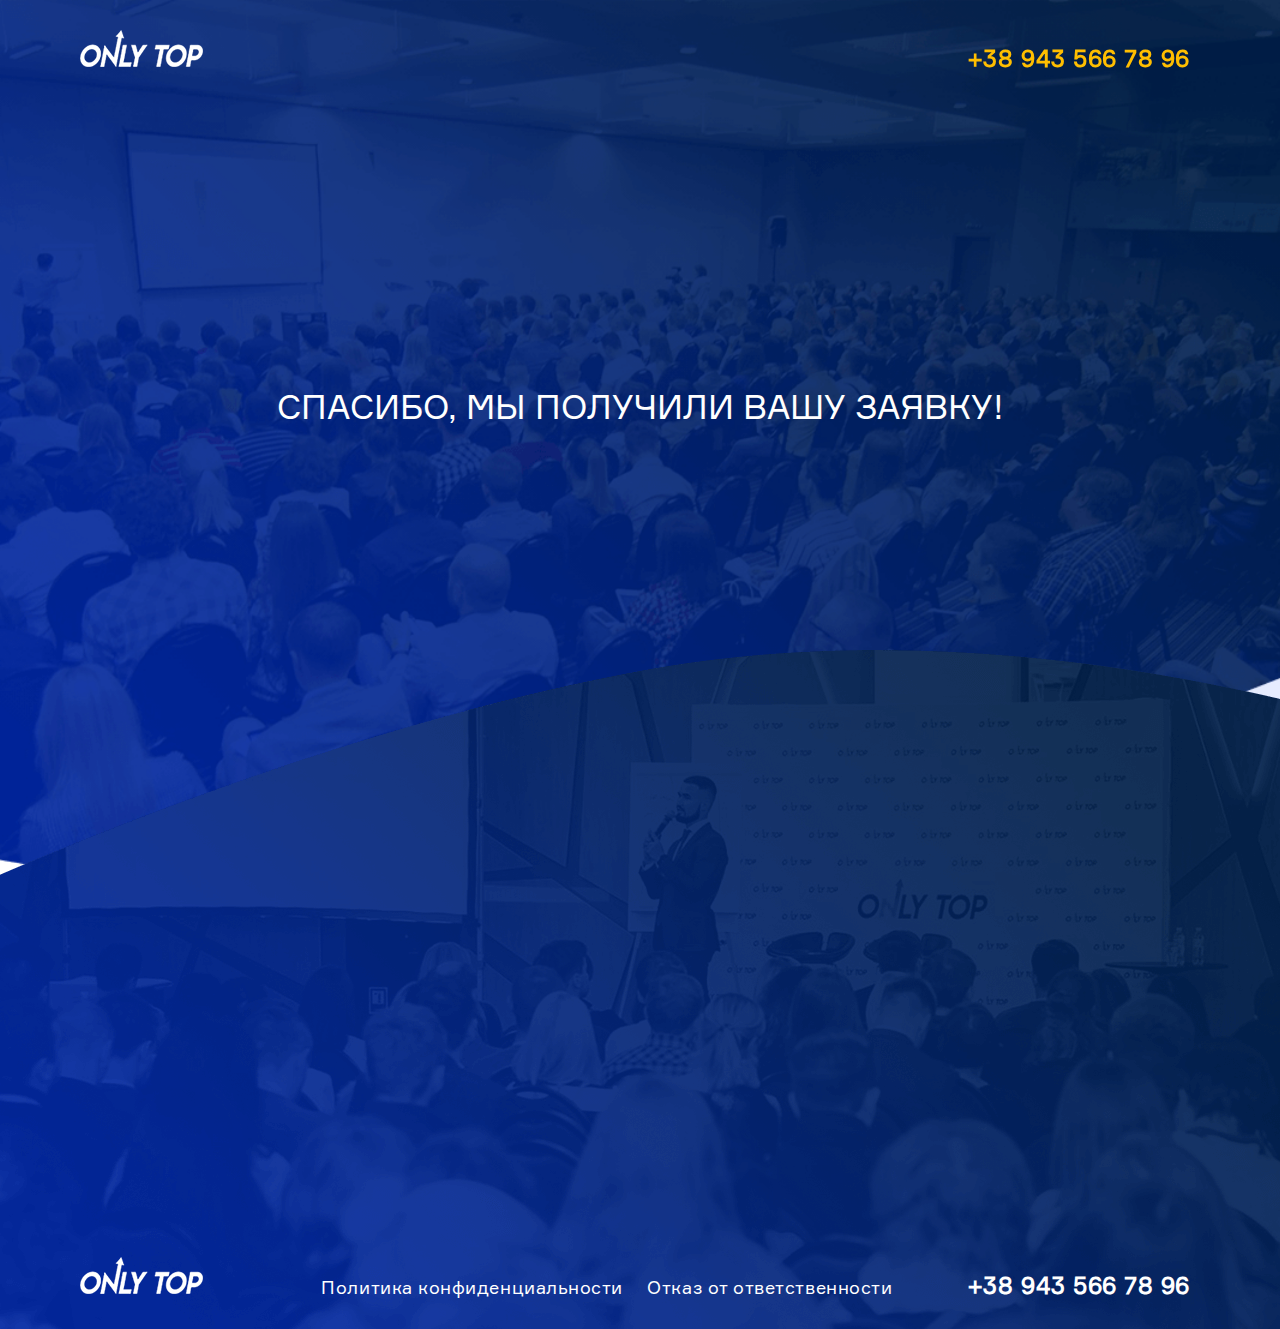
<file: success.html>
<!DOCTYPE HTML>
<html>

<head>
  <meta charset="utf-8">
  <meta name="viewport" content="initial-scale=1.0, width=device-width">
  <meta name="Title" content="Новая Эра Продаж" />
  <meta name="description" content="Ежегодня конференция от практивков в сфере продаж и маркетинга. Получите пошаговую технологию увеличения продаж в бизнесе за счет внедрения системного отдела продаж, отдела марктеинга и подбора команды" />
  <meta property="og:type" content="article" />
  <meta property="og:description" content="Ежегодня конференция от практивков в сфере продаж и маркетинга. Получите пошаговую технологию увеличения продаж в бизнесе за счет внедрения системного отдела продаж, отдела марктеинга и подбора команды" />
  <meta property="og:url" content="" />
  <meta property="og:sitename" content="" />
  <meta property="og:title" content="Новая Эра Продаж">
  <meta property="og:image" content="http://dl4.joxi.net/drive/2018/01/29/0011/3585/773633/33/3c8914ac2f.png" />
  <title>Новая Эра Продаж</title>
  <link type="text/css" rel="stylesheet" href="css/app.css" />
  <link rel="shortcut icon" href="images/favicon.png">
</head>

<body>
  <nav>
    <div class="container">
      <div class="row">
        <div class="col">
          <a href="/" class="logo"><img src="images/logo.png" alt=""></a>
          <div class="mob-btn"></div>
          <ul class="nav-menu">
            <li><a class="phone" href="tel:+38 943 566 78 96">+38 943 566 78 96</a></li>
          </ul>
        </div>
      </div>
    </div>
  </nav>
  <header class="head success">
    <div class="container">
      <div class="row align-items-center">
        <div class="col">
          <div class="head-hgroup">
            <h2>Спасибо, мы получили Вашу заявку!</h2>
          </div>
        </div>
      </div>
    </div>
  </header>
  
  <footer class="footer success">
    <div class="container">
      <div class="row">
        <div class="col">
         <iframe title="YouTube video player" class="youtube-player image-with-shadow" type="text/html" width="640" height="460" src="http://www.youtube.com/embed/XTo7Q4f6rkI?showinfo=0&amp;rel=0&amp;autoplay=1" frameborder="0" allowfullscreen=""></iframe>
          <div class="footer-item">
            <a href="/" class="logo"><img src="images/logo.png" alt=""></a>
            <ul class="nav-menu">
              <li><a href="#confidentiality">Политика конфиденциальности</a> </li>
              <li><a href="#renouncement">Отказ от ответственности</a> </li>
              <li><a class="phone" href="tel:+38 943 566 78 96">+38 943 566 78 96</a></li>
            </ul>

          </div>
        </div>
      </div>
    </div>
  </footer>
  <div id="popup">
    <h5>Заполните форму ниже и с вами свяжиться менеджер</h5>
    <form action="#" class="form-reg" method="post">
      <input type="text" name="name" placeholder="Ваше имя" required>
      <input type="email" name="email" placeholder="Ваш email" required>
      <input type="tel" name="phone" placeholder="Ваш номер телеона" required>
      <button type="submit">Забронировать участие </button>
    </form>
  </div>
  <div id="renouncement">
    <h3> Отказ От Ответственности</h3>

    <p>Все высказывания и примеры на сайте по поводу увеличения, получения доходов или прибылей, уже размещенные или которые будут размещены на ресурсе, – всего лишь предположения по поводу предстоящих или текущих заработков, доходов, поэтому не являются гарантией их получения. Если предположительные прибыли или увеличение предстоящих доходов Вы считаете гарантированными, то также берете на себя все риски по их получению</p>

    <p>Если указывается конкретная сумма заработка у лица или лиц, которые занимаются бизнесом, то это не гарантирует лично Вам такого же дохода при организации аналогичного предпринимательства. Вы принимаете как факт, что можете не получить подобных сумм заработков.</p>

    <p>Все вопросы, размещенные на данном сайте и связанные с получением доходов и прибылей, не могут приравниваться к средним величинам заработка.</p>

    <p>Не существует также гарантий, что чей-либо опыт, касающийся предпринимательской деятельности, заработков или доходов, можно использовать как указание к действию, которое может дать желаемые финансовые результаты.</p>

    <p>Суммы доходов в их денежном эквиваленте связаны с целым рядом различных факторов. Мы не даем инструкций и какой-либо информации по поводу Вашей будущей деятельности и финансовых успехов точно так, как не распоряжаемся Вашей личностью, данными, деловыми качествами, этическими нормами поведения, направлениями деятельности, – всем тем, что может повлиять на вероятность получения доходов в малых или средних эквивалентах. Мы не можем гарантировать получение точно таких же заработков, какие получают другие лица. Все риски по неполучению доходов вы берете на себя.</p>

    <p>Трудовая, деловая, предпринимательская деятельность через сеть Интернет, проводимая с целью получения доходов и прибылей связана с разными рисками. Принимая решение заниматься подобным родом деятельности на основании любой информации, что содержится в нашей инфопродукции и напрямую касается наших услуг, которые мы предоставляем на данном веб-ресурсе, вы должны учитывать возможные моменты неполучения прибыли или принятия некоторых возможных убытков.</p>

    <p>Вся наша продукция и услуги созданы с образовательной и ознакомительной целями, поэтому пользоваться ими нужно вдумчиво, с мерами предостороженности и опираясь на опыт профессионалов – наставников или тренеров. Прежде чем начинать любую предпринимательскую деятельность, основываясь на предоставленной информации, получите консультацию юриста и бухгалтера, а также профессионала в области маркетинга.</p>

    <p>Посетители нашего сайта, пользователи продукции или услуг опираются на свой опыт, здравый смысл и полностью рассчитывают на свои силы, принимая решение заниматься интернет-бизнесом или любым другим видом предпринимательской деятельности. Вся инфопродукция и информация проходят через оценку квалифицированных лиц независимой экспертизы. Продукцию и информацию, размещенную на нашем веб-ресурсе, надлежит тщательно проанализировать, оценить перед тем, как будет принято решение заниматься бизнесом.</p>

    <p>Данный документ гласит о том, что вы даете свое согласие на то, что компания «OnlyTop», а также команда ресурса не несут ответственности за ошибочно принятые Вами решения по поводу доходов, прибылей, способов ведения бизнеса, продукции компании, предоставляемых услуг или других материалов, что размещаются на данном сайте: текстовой, аудио- и видеоинформации.</p>

    <p><strong>С уважением, Администрация OnlyTop</strong></p>
  </div>
  <div id="confidentiality">
    <h3>Политика Конфиденциальности</h3>

    <p>Политика конфиденциальности содержит пояснения о том, как используется информация, которую Вы мне предоставляете, и как связаться со мной, если у Вас возникнут вопросы и проблемы.</p>

    <p><b>1. Какая информация нам необходима?</b></p>

    <p>Если вы решаете подписаться на информационный продукт, размещенный на нашем сайте, мы запросим у Вас такую информацию, как имя и адрес электронной почты. Это объясняется следующими соображениями. Мы регулярно готовим актуальные информационные продукты (как платные, так и большое количество бесплатных) информационный маркетинг в интернет. Ваш интерес к конкретному информационному продукту позволяет предположить, что и другие продукты информационный маркетинга в интернет и другие темы могут быть Вам интересны и полезны. Для того чтобы проинформировать Вас об этих продуктах, а также обеспечить к ним доступ, нам требуется отправить Вам информационное письмо. Кроме того, мы можем проводить опрос для выяснения Вашего мнения о наших продуктах, а также Ваших пожеланий. Перед тем как предоставить нам чужие персональные данные, обязательно получите разрешение соответствующих лиц. Убедитесь, что вы предоставляете правильные и точные сведения.</p>

    <p><b>2. Что мы делаем с Вашей персональной информацией?</b></p>
    <p>Адрес Вашей электронной почты и Ваше имя мы используем в следующих целях:</p>

    <ul>
      <li> для предоставления Вам информационных продуктов и услуг, а также проведения опросов с целью определения информации, в которой Вы нуждаетесь;</li>
      <li> для обр</li>аботки Ваших запросов в службу поддержки;
      <li> для рассылки новостей и рекламной информации о продуктах, услугах, специальных предложениях, продуктах и услугах избранных партнеров в пределах, разрешенных действующим законодательством, или в соответствии с Вашими пожеланиями (см. ниже раздел «Отказ от подписки»);</li>
      <li> для рассылки служебных сообщений (например, если Вы забыли свой пароль – применительно к продуктам, с</li>одержащим пароль);
      <li> для предотвращения и выявления мошенничества и незаконного использования моих продуктов или услуг.</li>
    </ul>
    <p><b>3. Кто еще получает доступ к персональной информации?</b></p>
    <p>Для осуществления рассылки мы используем сервис почтовых рассылок justclick.ru. Этот сервис обрабатывает Вашу персональную информацию (т.е. e-mail и указанное Вами имя) для того, чтобы я мог отправить Вам электронное письмо с доступом к выбранному Вами продукту или проинформировать Вас о новых актуальных продуктах информационного маркетинга в интернет, или провести опрос с целью выявления информации, в которой Вы нуждаетесь. В исключительных обстоятельствах мы можем раскрыть Вашу персональную информацию, если этого требует закон или в целях защиты себя и других от противоправных действий или других опасностей.</p>
    <p><b>4. Идентификационные файлы (cookies)</b></p>
    <p>Наш сайт содержит идентификационные файлы, так называемые, cookies. Cookies – представляют собой небольшие текстовые файлы, отправляемые на компьютер посетителя сайта для учета его действий. Cookies используются на моем сайте для персонализации учета посещений, изучения поведения посетителей на сайте и регистрации их действий. Вы можете отключить использование cookies в параметрах настройки браузера. Следует учитывать, однако, что в этом случае некоторые функции будут недоступны или могут работать некорректно.</p>
    <p><b>5. Безопасность</b></p>
    <p>Мы предпринимаем разумные меры для сведения к минимуму возможности утраты, кражи, недобросовестного использования, несанкционированного доступа к Вашей персональной информации, уничтожения, изменения или ее раскрытию. В то же время мы не можем гарантировать абсолютного устранения риска несанкционированного злоупотребления персональной информацией. Убедительно просим Вас самым внимательным образом подойти к хранению паролей к учетным записям и не сообщать их кому-либо еще (в случае, если речь идет о продуктах, содержащих пароли доступа). Немедленно свяжитесь с нами, если станет известно о каком-либо нарушении информационной безопасности (например, несанкционированном использовании Вашего пароля).</p>

    <p><b>6. Дети</b></p>
    <p>Мы всецело разделяем настороженность родителей в вопросах использования персональной информации об их детях. Настоятельно прошу всех посетителей младше 18 лет, получить разрешение родителей или опекунов, прежде чем предоставлять какую-либо персональную информацию. Мы не собираем информацию о детях намеренно. Если мне станет известно о том, что я получил персональную информацию о ребенке, не достигшем 14-летнего возраста, мы предпримим меры для удаления такой информации в возможно короткие сроки.</p>

    <p><b>С уважением, OnlyTop</b></p>

  </div>
  <script src="js/vendor.js"></script>
  <script src="js/app.js"></script>
</body>

</html>
</file>
<file: css/app.css>
@charset "UTF-8";@font-face{font-family:Formular;src:url(../fonts/Formular.eot);src:local("☺"),url(../fonts/Formular.woff) format("woff"),url(../fonts/Formular.ttf) format("truetype"),url(../fonts/Formular.svg) format("svg");font-weight:400;font-style:normal}@font-face{font-family:Formular-Bold;src:url(../fonts/Formular-Bold.eot);src:local("☺"),url(../fonts/Formular-Bold.woff) format("woff"),url(../fonts/Formular-Bold.ttf) format("truetype"),url(../fonts/Formular-Bold.svg) format("svg");font-weight:400;font-style:normal}@font-face{font-family:"Formular - Black";src:url(../fonts/Formular-Black.eot);src:local("☺"),url(../fonts/Formular-Black.woff) format("woff"),url(../fonts/Formular-Black.ttf) format("truetype"),url(../fonts/Formular-Black.svg) format("svg");font-weight:400;font-style:normal}::-webkit-scrollbar{width:10px;height:10px}::-webkit-scrollbar-thumb{border-width:1px 1px 1px 2px;border-color:#fff;background-color:#0e2751}::-webkit-scrollbar-track{border-width:1px;background-color:#eee;border-color:#fff}.owl-carousel{display:none;width:100%;-webkit-tap-highlight-color:transparent;position:relative;z-index:1}.owl-carousel .owl-stage{position:relative;-ms-touch-action:pan-Y;-moz-backface-visibility:hidden}.owl-carousel .owl-stage:after{content:".";display:block;clear:both;visibility:hidden;line-height:0;height:0}.owl-carousel .owl-stage-outer{position:relative;overflow:hidden;-webkit-transform:translate3d(0,0,0)}.owl-carousel .owl-item,.owl-carousel .owl-wrapper{-webkit-backface-visibility:hidden;-moz-backface-visibility:hidden;-ms-backface-visibility:hidden;-webkit-transform:translate3d(0,0,0);-moz-transform:translate3d(0,0,0);-ms-transform:translate3d(0,0,0)}.owl-carousel .owl-item{position:relative;min-height:1px;float:left;-webkit-backface-visibility:hidden;-webkit-tap-highlight-color:transparent;-webkit-touch-callout:none}.owl-carousel .owl-item img{display:block;width:100%}.owl-carousel .owl-dots.disabled,.owl-carousel .owl-nav.disabled{display:none}.owl-carousel .owl-dot,.owl-carousel .owl-nav .owl-next,.owl-carousel .owl-nav .owl-prev{cursor:pointer;cursor:hand;-webkit-user-select:none;-moz-user-select:none;-ms-user-select:none;user-select:none}.owl-carousel.owl-loaded{display:block}.owl-carousel.owl-loading{opacity:0;display:block}.owl-carousel.owl-hidden{opacity:0}.owl-carousel.owl-refresh .owl-item{visibility:hidden}.owl-carousel.owl-drag .owl-item{-webkit-user-select:none;-moz-user-select:none;-ms-user-select:none;user-select:none}.owl-carousel.owl-grab{cursor:move;cursor:-webkit-grab;cursor:grab}.owl-carousel.owl-rtl{direction:rtl}.owl-carousel.owl-rtl .owl-item{float:right}.no-js .owl-carousel{display:block}.owl-carousel .animated{animation-duration:1s;animation-fill-mode:both}.owl-carousel .owl-animated-in{z-index:0}.owl-carousel .owl-animated-out{z-index:1}.owl-carousel .fadeOut{animation-name:fadeOut}@keyframes fadeOut{0%{opacity:1}100%{opacity:0}}.owl-height{transition:height .5s ease-in-out}.owl-carousel .owl-item .owl-lazy{opacity:0;transition:opacity .4s ease}.owl-carousel .owl-item img.owl-lazy{transform-style:preserve-3d}/*! fancyBox v2.1.5 fancyapps.com | fancyapps.com/fancybox/#license */.fancybox-image,.fancybox-inner,.fancybox-nav,.fancybox-nav span,.fancybox-outer,.fancybox-skin,.fancybox-tmp,.fancybox-wrap,.fancybox-wrap iframe,.fancybox-wrap object{padding:0;margin:0;border:0;outline:0;vertical-align:top}.fancybox-wrap{position:absolute;top:0;left:0;transform:translate3d(0,0,0);z-index:8020}.fancybox-skin{position:relative;background:#f9f9f9;color:#444;text-shadow:none;border-radius:4px}.fancybox-opened{z-index:8030}.fancybox-opened .fancybox-skin{box-shadow:0 10px 25px rgba(0,0,0,.5)}.fancybox-inner,.fancybox-outer{position:relative}.fancybox-inner{overflow:hidden}.fancybox-type-iframe .fancybox-inner{-webkit-overflow-scrolling:touch}.fancybox-error{color:#444;font:14px/20px "Helvetica Neue",Helvetica,Arial,sans-serif;margin:0;padding:15px;white-space:nowrap}.fancybox-iframe,.fancybox-image{display:block;width:100%;height:100%}.fancybox-image{max-width:100%;max-height:100%}#fancybox-loading,.fancybox-close,.fancybox-next span,.fancybox-prev span{background-image:url(../images/fancybox_sprite.png)}#fancybox-loading{position:fixed;top:50%;left:50%;margin-top:-22px;margin-left:-22px;background-position:0 -108px;opacity:.8;cursor:pointer;z-index:8060}#fancybox-loading div{width:44px;height:44px;background:url(../images/fancybox_loading.gif) center center no-repeat}.fancybox-close{position:absolute;top:-18px;right:-18px;width:36px;height:36px;cursor:pointer;z-index:8040}.fancybox-nav{position:absolute;top:0;width:40%;height:100%;cursor:pointer;text-decoration:none;background:transparent url(../images/blank.gif);-webkit-tap-highlight-color:transparent;z-index:8040}.fancybox-prev{left:0}.fancybox-next{right:0}.fancybox-nav span{position:absolute;top:50%;width:36px;height:34px;margin-top:-18px;cursor:pointer;z-index:8040;visibility:hidden}.fancybox-prev span{left:10px;background-position:0 -36px}.fancybox-next span{right:10px;background-position:0 -72px}.fancybox-nav:hover span{visibility:visible}.fancybox-tmp{position:absolute;top:-99999px;left:-99999px;max-width:99999px;max-height:99999px;overflow:visible!important}.fancybox-lock{overflow:visible!important;width:auto}.fancybox-lock body{overflow:hidden!important}.fancybox-lock-test{overflow-y:hidden!important}.fancybox-overlay{position:absolute;top:0;left:0;overflow:hidden;display:none;z-index:8010;background:url(../images/fancybox_overlay.png)}.fancybox-overlay-fixed{position:fixed;bottom:0;right:0}.fancybox-lock .fancybox-overlay{overflow:auto;overflow-y:scroll}.fancybox-title{visibility:hidden;font:normal 13px/20px "Helvetica Neue",Helvetica,Arial,sans-serif;position:relative;text-shadow:none;z-index:8050}.fancybox-opened .fancybox-title{visibility:visible}.fancybox-title-float-wrap{position:absolute;bottom:0;right:50%;margin-bottom:-35px;z-index:8050;text-align:center}.fancybox-title-float-wrap .child{display:inline-block;margin-right:-100%;padding:2px 20px;background:0 0;background:rgba(0,0,0,.8);border-radius:15px;text-shadow:0 1px 2px #222;color:#fff;font-weight:700;line-height:24px;white-space:nowrap}.fancybox-title-outside-wrap{position:relative;margin-top:10px;color:#fff}.fancybox-title-inside-wrap{padding-top:10px}.fancybox-title-over-wrap{position:absolute;bottom:0;left:0;color:#fff;padding:10px;background:#000;background:rgba(0,0,0,.8)}@media only screen and (-webkit-min-device-pixel-ratio:1.5),only screen and (min--moz-device-pixel-ratio:1.5),only screen and (min-device-pixel-ratio:1.5){#fancybox-loading,.fancybox-close,.fancybox-next span,.fancybox-prev span{background-image:url(../images/fancybox_sprite@2x.png);background-size:44px 152px}#fancybox-loading div{background-image:url(../images/fancybox_loading@2x.gif);background-size:24px 24px}}html{box-sizing:border-box;font-family:sans-serif;line-height:1.15;-webkit-text-size-adjust:100%;-ms-text-size-adjust:100%;-ms-overflow-style:scrollbar;-webkit-tap-highlight-color:transparent}*,::after,::before{box-sizing:inherit}@-ms-viewport{width:device-width}article,aside,dialog,figcaption,figure,footer,header,hgroup,main,nav,section{display:block}body{margin:0;font-family:-apple-system,BlinkMacSystemFont,"Segoe UI",Roboto,"Helvetica Neue",Arial,sans-serif;font-size:1rem;font-weight:400;line-height:1.5;color:#212529;background-color:#fff}[tabindex="-1"]:focus{outline:0!important}hr{box-sizing:content-box;height:0;overflow:visible}h1,h2,h3,h4,h5,h6{margin-top:0;margin-bottom:.5rem}p{margin-top:0;margin-bottom:1rem}abbr[data-original-title],abbr[title]{text-decoration:underline;-webkit-text-decoration:underline dotted;text-decoration:underline dotted;cursor:help;border-bottom:0}address{margin-bottom:1rem;font-style:normal;line-height:inherit}dl,ol,ul{margin-top:0;margin-bottom:1rem}ol ol,ol ul,ul ol,ul ul{margin-bottom:0}dt{font-weight:700}dd{margin-bottom:.5rem;margin-left:0}blockquote{margin:0 0 1rem}dfn{font-style:italic}b,strong{font-weight:bolder}small{font-size:80%}sub,sup{position:relative;font-size:75%;line-height:0;vertical-align:baseline}sub{bottom:-.25em}sup{top:-.5em}a{color:#007bff;text-decoration:none;background-color:transparent;-webkit-text-decoration-skip:objects}a:hover{color:#0056b3;text-decoration:underline}a:not([href]):not([tabindex]){color:inherit;text-decoration:none}a:not([href]):not([tabindex]):focus,a:not([href]):not([tabindex]):hover{color:inherit;text-decoration:none}a:not([href]):not([tabindex]):focus{outline:0}code,kbd,pre,samp{font-family:monospace,monospace;font-size:1em}pre{margin-top:0;margin-bottom:1rem;overflow:auto}figure{margin:0 0 1rem}img{vertical-align:middle;border-style:none}svg:not(:root){overflow:hidden}[role=button],a,area,button,input,label,select,summary,textarea{-ms-touch-action:manipulation;touch-action:manipulation}table{border-collapse:collapse}caption{padding-top:.75rem;padding-bottom:.75rem;color:#868e96;text-align:left;caption-side:bottom}th{text-align:left}label{display:inline-block;margin-bottom:.5rem}button:focus{outline:1px dotted;outline:5px auto -webkit-focus-ring-color}button,input,optgroup,select,textarea{margin:0;font-family:inherit;font-size:inherit;line-height:inherit}button,input{overflow:visible}button,select{text-transform:none}[type=reset],[type=submit],button,html [type=button]{-webkit-appearance:button}[type=button]::-moz-focus-inner,[type=reset]::-moz-focus-inner,[type=submit]::-moz-focus-inner,button::-moz-focus-inner{padding:0;border-style:none}input[type=checkbox],input[type=radio]{box-sizing:border-box;padding:0}input[type=date],input[type=datetime-local],input[type=month],input[type=time]{-webkit-appearance:listbox}textarea{overflow:auto;resize:vertical}fieldset{min-width:0;padding:0;margin:0;border:0}legend{display:block;width:100%;max-width:100%;padding:0;margin-bottom:.5rem;font-size:1.5rem;line-height:inherit;color:inherit;white-space:normal}progress{vertical-align:baseline}[type=number]::-webkit-inner-spin-button,[type=number]::-webkit-outer-spin-button{height:auto}[type=search]{outline-offset:-2px;-webkit-appearance:none}[type=search]::-webkit-search-cancel-button,[type=search]::-webkit-search-decoration{-webkit-appearance:none}::-webkit-file-upload-button{font:inherit;-webkit-appearance:button}output{display:inline-block}summary{display:list-item}template{display:none}[hidden]{display:none!important}@-ms-viewport{width:device-width}html{box-sizing:border-box;-ms-overflow-style:scrollbar}*,::after,::before{box-sizing:inherit}.container{margin-right:auto;margin-left:auto;padding-right:15px;padding-left:15px;width:100%}@media (min-width:576px){.container{max-width:540px}}@media (min-width:768px){.container{max-width:720px}}@media (min-width:992px){.container{max-width:960px}}@media (min-width:1200px){.container{max-width:1150px}}.container-fluid{width:100%;margin-right:auto;margin-left:auto;padding-right:15px;padding-left:15px;width:100%}.row{display:-ms-flexbox;display:flex;-ms-flex-wrap:wrap;flex-wrap:wrap;margin-right:-15px;margin-left:-15px}.no-gutters{margin-right:0;margin-left:0}.no-gutters>.col,.no-gutters>[class*=col-]{padding-right:0;padding-left:0}.col,.col-1,.col-10,.col-11,.col-12,.col-2,.col-3,.col-4,.col-5,.col-6,.col-7,.col-8,.col-9,.col-auto,.col-lg,.col-lg-1,.col-lg-10,.col-lg-11,.col-lg-12,.col-lg-2,.col-lg-3,.col-lg-4,.col-lg-5,.col-lg-6,.col-lg-7,.col-lg-8,.col-lg-9,.col-lg-auto,.col-md,.col-md-1,.col-md-10,.col-md-11,.col-md-12,.col-md-2,.col-md-3,.col-md-4,.col-md-5,.col-md-6,.col-md-7,.col-md-8,.col-md-9,.col-md-auto,.col-sm,.col-sm-1,.col-sm-10,.col-sm-11,.col-sm-12,.col-sm-2,.col-sm-3,.col-sm-4,.col-sm-5,.col-sm-6,.col-sm-7,.col-sm-8,.col-sm-9,.col-sm-auto,.col-xl,.col-xl-1,.col-xl-10,.col-xl-11,.col-xl-12,.col-xl-2,.col-xl-3,.col-xl-4,.col-xl-5,.col-xl-6,.col-xl-7,.col-xl-8,.col-xl-9,.col-xl-auto{position:relative;width:100%;min-height:1px;padding-right:15px;padding-left:15px}.col{-ms-flex-preferred-size:0;flex-basis:0;-ms-flex-positive:1;flex-grow:1;max-width:100%}.col-auto{-ms-flex:0 0 auto;flex:0 0 auto;width:auto;max-width:none}.col-1{-ms-flex:0 0 8.333333%;flex:0 0 8.333333%;max-width:8.333333%}.col-2{-ms-flex:0 0 16.666667%;flex:0 0 16.666667%;max-width:16.666667%}.col-3{-ms-flex:0 0 25%;flex:0 0 25%;max-width:25%}.col-4{-ms-flex:0 0 33.333333%;flex:0 0 33.333333%;max-width:33.333333%}.col-5{-ms-flex:0 0 41.666667%;flex:0 0 41.666667%;max-width:41.666667%}.col-6{-ms-flex:0 0 50%;flex:0 0 50%;max-width:50%}.col-7{-ms-flex:0 0 58.333333%;flex:0 0 58.333333%;max-width:58.333333%}.col-8{-ms-flex:0 0 66.666667%;flex:0 0 66.666667%;max-width:66.666667%}.col-9{-ms-flex:0 0 75%;flex:0 0 75%;max-width:75%}.col-10{-ms-flex:0 0 83.333333%;flex:0 0 83.333333%;max-width:83.333333%}.col-11{-ms-flex:0 0 91.666667%;flex:0 0 91.666667%;max-width:91.666667%}.col-12{-ms-flex:0 0 100%;flex:0 0 100%;max-width:100%}.order-1{-ms-flex-order:1;order:1}.order-2{-ms-flex-order:2;order:2}.order-3{-ms-flex-order:3;order:3}.order-4{-ms-flex-order:4;order:4}.order-5{-ms-flex-order:5;order:5}.order-6{-ms-flex-order:6;order:6}.order-7{-ms-flex-order:7;order:7}.order-8{-ms-flex-order:8;order:8}.order-9{-ms-flex-order:9;order:9}.order-10{-ms-flex-order:10;order:10}.order-11{-ms-flex-order:11;order:11}.order-12{-ms-flex-order:12;order:12}@media (min-width:576px){.col-sm{-ms-flex-preferred-size:0;flex-basis:0;-ms-flex-positive:1;flex-grow:1;max-width:100%}.col-sm-auto{-ms-flex:0 0 auto;flex:0 0 auto;width:auto;max-width:none}.col-sm-1{-ms-flex:0 0 8.333333%;flex:0 0 8.333333%;max-width:8.333333%}.col-sm-2{-ms-flex:0 0 16.666667%;flex:0 0 16.666667%;max-width:16.666667%}.col-sm-3{-ms-flex:0 0 25%;flex:0 0 25%;max-width:25%}.col-sm-4{-ms-flex:0 0 33.333333%;flex:0 0 33.333333%;max-width:33.333333%}.col-sm-5{-ms-flex:0 0 41.666667%;flex:0 0 41.666667%;max-width:41.666667%}.col-sm-6{-ms-flex:0 0 50%;flex:0 0 50%;max-width:50%}.col-sm-7{-ms-flex:0 0 58.333333%;flex:0 0 58.333333%;max-width:58.333333%}.col-sm-8{-ms-flex:0 0 66.666667%;flex:0 0 66.666667%;max-width:66.666667%}.col-sm-9{-ms-flex:0 0 75%;flex:0 0 75%;max-width:75%}.col-sm-10{-ms-flex:0 0 83.333333%;flex:0 0 83.333333%;max-width:83.333333%}.col-sm-11{-ms-flex:0 0 91.666667%;flex:0 0 91.666667%;max-width:91.666667%}.col-sm-12{-ms-flex:0 0 100%;flex:0 0 100%;max-width:100%}.order-sm-1{-ms-flex-order:1;order:1}.order-sm-2{-ms-flex-order:2;order:2}.order-sm-3{-ms-flex-order:3;order:3}.order-sm-4{-ms-flex-order:4;order:4}.order-sm-5{-ms-flex-order:5;order:5}.order-sm-6{-ms-flex-order:6;order:6}.order-sm-7{-ms-flex-order:7;order:7}.order-sm-8{-ms-flex-order:8;order:8}.order-sm-9{-ms-flex-order:9;order:9}.order-sm-10{-ms-flex-order:10;order:10}.order-sm-11{-ms-flex-order:11;order:11}.order-sm-12{-ms-flex-order:12;order:12}}@media (min-width:768px){.col-md{-ms-flex-preferred-size:0;flex-basis:0;-ms-flex-positive:1;flex-grow:1;max-width:100%}.col-md-auto{-ms-flex:0 0 auto;flex:0 0 auto;width:auto;max-width:none}.col-md-1{-ms-flex:0 0 8.333333%;flex:0 0 8.333333%;max-width:8.333333%}.col-md-2{-ms-flex:0 0 16.666667%;flex:0 0 16.666667%;max-width:16.666667%}.col-md-3{-ms-flex:0 0 25%;flex:0 0 25%;max-width:25%}.col-md-4{-ms-flex:0 0 33.333333%;flex:0 0 33.333333%;max-width:33.333333%}.col-md-5{-ms-flex:0 0 41.666667%;flex:0 0 41.666667%;max-width:41.666667%}.col-md-6{-ms-flex:0 0 50%;flex:0 0 50%;max-width:50%}.col-md-7{-ms-flex:0 0 58.333333%;flex:0 0 58.333333%;max-width:58.333333%}.col-md-8{-ms-flex:0 0 66.666667%;flex:0 0 66.666667%;max-width:66.666667%}.col-md-9{-ms-flex:0 0 75%;flex:0 0 75%;max-width:75%}.col-md-10{-ms-flex:0 0 83.333333%;flex:0 0 83.333333%;max-width:83.333333%}.col-md-11{-ms-flex:0 0 91.666667%;flex:0 0 91.666667%;max-width:91.666667%}.col-md-12{-ms-flex:0 0 100%;flex:0 0 100%;max-width:100%}.order-md-1{-ms-flex-order:1;order:1}.order-md-2{-ms-flex-order:2;order:2}.order-md-3{-ms-flex-order:3;order:3}.order-md-4{-ms-flex-order:4;order:4}.order-md-5{-ms-flex-order:5;order:5}.order-md-6{-ms-flex-order:6;order:6}.order-md-7{-ms-flex-order:7;order:7}.order-md-8{-ms-flex-order:8;order:8}.order-md-9{-ms-flex-order:9;order:9}.order-md-10{-ms-flex-order:10;order:10}.order-md-11{-ms-flex-order:11;order:11}.order-md-12{-ms-flex-order:12;order:12}}@media (min-width:992px){.col-lg{-ms-flex-preferred-size:0;flex-basis:0;-ms-flex-positive:1;flex-grow:1;max-width:100%}.col-lg-auto{-ms-flex:0 0 auto;flex:0 0 auto;width:auto;max-width:none}.col-lg-1{-ms-flex:0 0 8.333333%;flex:0 0 8.333333%;max-width:8.333333%}.col-lg-2{-ms-flex:0 0 16.666667%;flex:0 0 16.666667%;max-width:16.666667%}.col-lg-3{-ms-flex:0 0 25%;flex:0 0 25%;max-width:25%}.col-lg-4{-ms-flex:0 0 33.333333%;flex:0 0 33.333333%;max-width:33.333333%}.col-lg-5{-ms-flex:0 0 41.666667%;flex:0 0 41.666667%;max-width:41.666667%}.col-lg-6{-ms-flex:0 0 50%;flex:0 0 50%;max-width:50%}.col-lg-7{-ms-flex:0 0 58.333333%;flex:0 0 58.333333%;max-width:58.333333%}.col-lg-8{-ms-flex:0 0 66.666667%;flex:0 0 66.666667%;max-width:66.666667%}.col-lg-9{-ms-flex:0 0 75%;flex:0 0 75%;max-width:75%}.col-lg-10{-ms-flex:0 0 83.333333%;flex:0 0 83.333333%;max-width:83.333333%}.col-lg-11{-ms-flex:0 0 91.666667%;flex:0 0 91.666667%;max-width:91.666667%}.col-lg-12{-ms-flex:0 0 100%;flex:0 0 100%;max-width:100%}.order-lg-1{-ms-flex-order:1;order:1}.order-lg-2{-ms-flex-order:2;order:2}.order-lg-3{-ms-flex-order:3;order:3}.order-lg-4{-ms-flex-order:4;order:4}.order-lg-5{-ms-flex-order:5;order:5}.order-lg-6{-ms-flex-order:6;order:6}.order-lg-7{-ms-flex-order:7;order:7}.order-lg-8{-ms-flex-order:8;order:8}.order-lg-9{-ms-flex-order:9;order:9}.order-lg-10{-ms-flex-order:10;order:10}.order-lg-11{-ms-flex-order:11;order:11}.order-lg-12{-ms-flex-order:12;order:12}}@media (min-width:1200px){.col-xl{-ms-flex-preferred-size:0;flex-basis:0;-ms-flex-positive:1;flex-grow:1;max-width:100%}.col-xl-auto{-ms-flex:0 0 auto;flex:0 0 auto;width:auto;max-width:none}.col-xl-1{-ms-flex:0 0 8.333333%;flex:0 0 8.333333%;max-width:8.333333%}.col-xl-2{-ms-flex:0 0 16.666667%;flex:0 0 16.666667%;max-width:16.666667%}.col-xl-3{-ms-flex:0 0 25%;flex:0 0 25%;max-width:25%}.col-xl-4{-ms-flex:0 0 33.333333%;flex:0 0 33.333333%;max-width:33.333333%}.col-xl-5{-ms-flex:0 0 41.666667%;flex:0 0 41.666667%;max-width:41.666667%}.col-xl-6{-ms-flex:0 0 50%;flex:0 0 50%;max-width:50%}.col-xl-7{-ms-flex:0 0 58.333333%;flex:0 0 58.333333%;max-width:58.333333%}.col-xl-8{-ms-flex:0 0 66.666667%;flex:0 0 66.666667%;max-width:66.666667%}.col-xl-9{-ms-flex:0 0 75%;flex:0 0 75%;max-width:75%}.col-xl-10{-ms-flex:0 0 83.333333%;flex:0 0 83.333333%;max-width:83.333333%}.col-xl-11{-ms-flex:0 0 91.666667%;flex:0 0 91.666667%;max-width:91.666667%}.col-xl-12{-ms-flex:0 0 100%;flex:0 0 100%;max-width:100%}.order-xl-1{-ms-flex-order:1;order:1}.order-xl-2{-ms-flex-order:2;order:2}.order-xl-3{-ms-flex-order:3;order:3}.order-xl-4{-ms-flex-order:4;order:4}.order-xl-5{-ms-flex-order:5;order:5}.order-xl-6{-ms-flex-order:6;order:6}.order-xl-7{-ms-flex-order:7;order:7}.order-xl-8{-ms-flex-order:8;order:8}.order-xl-9{-ms-flex-order:9;order:9}.order-xl-10{-ms-flex-order:10;order:10}.order-xl-11{-ms-flex-order:11;order:11}.order-xl-12{-ms-flex-order:12;order:12}}.flex-row{-ms-flex-direction:row!important;flex-direction:row!important}.flex-column{-ms-flex-direction:column!important;flex-direction:column!important}.flex-row-reverse{-ms-flex-direction:row-reverse!important;flex-direction:row-reverse!important}.flex-column-reverse{-ms-flex-direction:column-reverse!important;flex-direction:column-reverse!important}.flex-wrap{-ms-flex-wrap:wrap!important;flex-wrap:wrap!important}.flex-nowrap{-ms-flex-wrap:nowrap!important;flex-wrap:nowrap!important}.flex-wrap-reverse{-ms-flex-wrap:wrap-reverse!important;flex-wrap:wrap-reverse!important}.justify-content-start{-ms-flex-pack:start!important;justify-content:flex-start!important}.justify-content-end{-ms-flex-pack:end!important;justify-content:flex-end!important}.justify-content-center{-ms-flex-pack:center!important;justify-content:center!important}.justify-content-between{-ms-flex-pack:justify!important;justify-content:space-between!important}.justify-content-around{-ms-flex-pack:distribute!important;justify-content:space-around!important}.align-items-start{-ms-flex-align:start!important;align-items:flex-start!important}.align-items-end{-ms-flex-align:end!important;align-items:flex-end!important}.align-items-center{-ms-flex-align:center!important;align-items:center!important}.align-items-baseline{-ms-flex-align:baseline!important;align-items:baseline!important}.align-items-stretch{-ms-flex-align:stretch!important;align-items:stretch!important}.align-content-start{-ms-flex-line-pack:start!important;align-content:flex-start!important}.align-content-end{-ms-flex-line-pack:end!important;align-content:flex-end!important}.align-content-center{-ms-flex-line-pack:center!important;align-content:center!important}.align-content-between{-ms-flex-line-pack:justify!important;align-content:space-between!important}.align-content-around{-ms-flex-line-pack:distribute!important;align-content:space-around!important}.align-content-stretch{-ms-flex-line-pack:stretch!important;align-content:stretch!important}.align-self-auto{-ms-flex-item-align:auto!important;-ms-grid-row-align:auto!important;align-self:auto!important}.align-self-start{-ms-flex-item-align:start!important;align-self:flex-start!important}.align-self-end{-ms-flex-item-align:end!important;align-self:flex-end!important}.align-self-center{-ms-flex-item-align:center!important;-ms-grid-row-align:center!important;align-self:center!important}.align-self-baseline{-ms-flex-item-align:baseline!important;align-self:baseline!important}.align-self-stretch{-ms-flex-item-align:stretch!important;-ms-grid-row-align:stretch!important;align-self:stretch!important}@media (min-width:576px){.flex-sm-row{-ms-flex-direction:row!important;flex-direction:row!important}.flex-sm-column{-ms-flex-direction:column!important;flex-direction:column!important}.flex-sm-row-reverse{-ms-flex-direction:row-reverse!important;flex-direction:row-reverse!important}.flex-sm-column-reverse{-ms-flex-direction:column-reverse!important;flex-direction:column-reverse!important}.flex-sm-wrap{-ms-flex-wrap:wrap!important;flex-wrap:wrap!important}.flex-sm-nowrap{-ms-flex-wrap:nowrap!important;flex-wrap:nowrap!important}.flex-sm-wrap-reverse{-ms-flex-wrap:wrap-reverse!important;flex-wrap:wrap-reverse!important}.justify-content-sm-start{-ms-flex-pack:start!important;justify-content:flex-start!important}.justify-content-sm-end{-ms-flex-pack:end!important;justify-content:flex-end!important}.justify-content-sm-center{-ms-flex-pack:center!important;justify-content:center!important}.justify-content-sm-between{-ms-flex-pack:justify!important;justify-content:space-between!important}.justify-content-sm-around{-ms-flex-pack:distribute!important;justify-content:space-around!important}.align-items-sm-start{-ms-flex-align:start!important;align-items:flex-start!important}.align-items-sm-end{-ms-flex-align:end!important;align-items:flex-end!important}.align-items-sm-center{-ms-flex-align:center!important;align-items:center!important}.align-items-sm-baseline{-ms-flex-align:baseline!important;align-items:baseline!important}.align-items-sm-stretch{-ms-flex-align:stretch!important;align-items:stretch!important}.align-content-sm-start{-ms-flex-line-pack:start!important;align-content:flex-start!important}.align-content-sm-end{-ms-flex-line-pack:end!important;align-content:flex-end!important}.align-content-sm-center{-ms-flex-line-pack:center!important;align-content:center!important}.align-content-sm-between{-ms-flex-line-pack:justify!important;align-content:space-between!important}.align-content-sm-around{-ms-flex-line-pack:distribute!important;align-content:space-around!important}.align-content-sm-stretch{-ms-flex-line-pack:stretch!important;align-content:stretch!important}.align-self-sm-auto{-ms-flex-item-align:auto!important;-ms-grid-row-align:auto!important;align-self:auto!important}.align-self-sm-start{-ms-flex-item-align:start!important;align-self:flex-start!important}.align-self-sm-end{-ms-flex-item-align:end!important;align-self:flex-end!important}.align-self-sm-center{-ms-flex-item-align:center!important;-ms-grid-row-align:center!important;align-self:center!important}.align-self-sm-baseline{-ms-flex-item-align:baseline!important;align-self:baseline!important}.align-self-sm-stretch{-ms-flex-item-align:stretch!important;-ms-grid-row-align:stretch!important;align-self:stretch!important}}@media (min-width:768px){.flex-md-row{-ms-flex-direction:row!important;flex-direction:row!important}.flex-md-column{-ms-flex-direction:column!important;flex-direction:column!important}.flex-md-row-reverse{-ms-flex-direction:row-reverse!important;flex-direction:row-reverse!important}.flex-md-column-reverse{-ms-flex-direction:column-reverse!important;flex-direction:column-reverse!important}.flex-md-wrap{-ms-flex-wrap:wrap!important;flex-wrap:wrap!important}.flex-md-nowrap{-ms-flex-wrap:nowrap!important;flex-wrap:nowrap!important}.flex-md-wrap-reverse{-ms-flex-wrap:wrap-reverse!important;flex-wrap:wrap-reverse!important}.justify-content-md-start{-ms-flex-pack:start!important;justify-content:flex-start!important}.justify-content-md-end{-ms-flex-pack:end!important;justify-content:flex-end!important}.justify-content-md-center{-ms-flex-pack:center!important;justify-content:center!important}.justify-content-md-between{-ms-flex-pack:justify!important;justify-content:space-between!important}.justify-content-md-around{-ms-flex-pack:distribute!important;justify-content:space-around!important}.align-items-md-start{-ms-flex-align:start!important;align-items:flex-start!important}.align-items-md-end{-ms-flex-align:end!important;align-items:flex-end!important}.align-items-md-center{-ms-flex-align:center!important;align-items:center!important}.align-items-md-baseline{-ms-flex-align:baseline!important;align-items:baseline!important}.align-items-md-stretch{-ms-flex-align:stretch!important;align-items:stretch!important}.align-content-md-start{-ms-flex-line-pack:start!important;align-content:flex-start!important}.align-content-md-end{-ms-flex-line-pack:end!important;align-content:flex-end!important}.align-content-md-center{-ms-flex-line-pack:center!important;align-content:center!important}.align-content-md-between{-ms-flex-line-pack:justify!important;align-content:space-between!important}.align-content-md-around{-ms-flex-line-pack:distribute!important;align-content:space-around!important}.align-content-md-stretch{-ms-flex-line-pack:stretch!important;align-content:stretch!important}.align-self-md-auto{-ms-flex-item-align:auto!important;-ms-grid-row-align:auto!important;align-self:auto!important}.align-self-md-start{-ms-flex-item-align:start!important;align-self:flex-start!important}.align-self-md-end{-ms-flex-item-align:end!important;align-self:flex-end!important}.align-self-md-center{-ms-flex-item-align:center!important;-ms-grid-row-align:center!important;align-self:center!important}.align-self-md-baseline{-ms-flex-item-align:baseline!important;align-self:baseline!important}.align-self-md-stretch{-ms-flex-item-align:stretch!important;-ms-grid-row-align:stretch!important;align-self:stretch!important}}@media (min-width:992px){.flex-lg-row{-ms-flex-direction:row!important;flex-direction:row!important}.flex-lg-column{-ms-flex-direction:column!important;flex-direction:column!important}.flex-lg-row-reverse{-ms-flex-direction:row-reverse!important;flex-direction:row-reverse!important}.flex-lg-column-reverse{-ms-flex-direction:column-reverse!important;flex-direction:column-reverse!important}.flex-lg-wrap{-ms-flex-wrap:wrap!important;flex-wrap:wrap!important}.flex-lg-nowrap{-ms-flex-wrap:nowrap!important;flex-wrap:nowrap!important}.flex-lg-wrap-reverse{-ms-flex-wrap:wrap-reverse!important;flex-wrap:wrap-reverse!important}.justify-content-lg-start{-ms-flex-pack:start!important;justify-content:flex-start!important}.justify-content-lg-end{-ms-flex-pack:end!important;justify-content:flex-end!important}.justify-content-lg-center{-ms-flex-pack:center!important;justify-content:center!important}.justify-content-lg-between{-ms-flex-pack:justify!important;justify-content:space-between!important}.justify-content-lg-around{-ms-flex-pack:distribute!important;justify-content:space-around!important}.align-items-lg-start{-ms-flex-align:start!important;align-items:flex-start!important}.align-items-lg-end{-ms-flex-align:end!important;align-items:flex-end!important}.align-items-lg-center{-ms-flex-align:center!important;align-items:center!important}.align-items-lg-baseline{-ms-flex-align:baseline!important;align-items:baseline!important}.align-items-lg-stretch{-ms-flex-align:stretch!important;align-items:stretch!important}.align-content-lg-start{-ms-flex-line-pack:start!important;align-content:flex-start!important}.align-content-lg-end{-ms-flex-line-pack:end!important;align-content:flex-end!important}.align-content-lg-center{-ms-flex-line-pack:center!important;align-content:center!important}.align-content-lg-between{-ms-flex-line-pack:justify!important;align-content:space-between!important}.align-content-lg-around{-ms-flex-line-pack:distribute!important;align-content:space-around!important}.align-content-lg-stretch{-ms-flex-line-pack:stretch!important;align-content:stretch!important}.align-self-lg-auto{-ms-flex-item-align:auto!important;-ms-grid-row-align:auto!important;align-self:auto!important}.align-self-lg-start{-ms-flex-item-align:start!important;align-self:flex-start!important}.align-self-lg-end{-ms-flex-item-align:end!important;align-self:flex-end!important}.align-self-lg-center{-ms-flex-item-align:center!important;-ms-grid-row-align:center!important;align-self:center!important}.align-self-lg-baseline{-ms-flex-item-align:baseline!important;align-self:baseline!important}.align-self-lg-stretch{-ms-flex-item-align:stretch!important;-ms-grid-row-align:stretch!important;align-self:stretch!important}}@media (min-width:1200px){.flex-xl-row{-ms-flex-direction:row!important;flex-direction:row!important}.flex-xl-column{-ms-flex-direction:column!important;flex-direction:column!important}.flex-xl-row-reverse{-ms-flex-direction:row-reverse!important;flex-direction:row-reverse!important}.flex-xl-column-reverse{-ms-flex-direction:column-reverse!important;flex-direction:column-reverse!important}.flex-xl-wrap{-ms-flex-wrap:wrap!important;flex-wrap:wrap!important}.flex-xl-nowrap{-ms-flex-wrap:nowrap!important;flex-wrap:nowrap!important}.flex-xl-wrap-reverse{-ms-flex-wrap:wrap-reverse!important;flex-wrap:wrap-reverse!important}.justify-content-xl-start{-ms-flex-pack:start!important;justify-content:flex-start!important}.justify-content-xl-end{-ms-flex-pack:end!important;justify-content:flex-end!important}.justify-content-xl-center{-ms-flex-pack:center!important;justify-content:center!important}.justify-content-xl-between{-ms-flex-pack:justify!important;justify-content:space-between!important}.justify-content-xl-around{-ms-flex-pack:distribute!important;justify-content:space-around!important}.align-items-xl-start{-ms-flex-align:start!important;align-items:flex-start!important}.align-items-xl-end{-ms-flex-align:end!important;align-items:flex-end!important}.align-items-xl-center{-ms-flex-align:center!important;align-items:center!important}.align-items-xl-baseline{-ms-flex-align:baseline!important;align-items:baseline!important}.align-items-xl-stretch{-ms-flex-align:stretch!important;align-items:stretch!important}.align-content-xl-start{-ms-flex-line-pack:start!important;align-content:flex-start!important}.align-content-xl-end{-ms-flex-line-pack:end!important;align-content:flex-end!important}.align-content-xl-center{-ms-flex-line-pack:center!important;align-content:center!important}.align-content-xl-between{-ms-flex-line-pack:justify!important;align-content:space-between!important}.align-content-xl-around{-ms-flex-line-pack:distribute!important;align-content:space-around!important}.align-content-xl-stretch{-ms-flex-line-pack:stretch!important;align-content:stretch!important}.align-self-xl-auto{-ms-flex-item-align:auto!important;-ms-grid-row-align:auto!important;align-self:auto!important}.align-self-xl-start{-ms-flex-item-align:start!important;align-self:flex-start!important}.align-self-xl-end{-ms-flex-item-align:end!important;align-self:flex-end!important}.align-self-xl-center{-ms-flex-item-align:center!important;-ms-grid-row-align:center!important;align-self:center!important}.align-self-xl-baseline{-ms-flex-item-align:baseline!important;align-self:baseline!important}.align-self-xl-stretch{-ms-flex-item-align:stretch!important;-ms-grid-row-align:stretch!important;align-self:stretch!important}}*{outline:0}a:focus,a:hover,input:focus,input:hover{text-decoration:none;color:inherit}body{overflow-x:hidden}@media (max-width:480px){body .order-first{-ms-flex-order:-1;order:-1}body .graf-img{display:inline-block;padding-left:70px;padding-bottom:35px;position:relative;transform:scale(.35) translateX(-97%);margin:-147px 0}body section{overflow:hidden}body .mob-btn{display:block;float:right;border:2px solid #fff;border-left:0;border-right:0;position:relative;height:30px;width:40px;margin-top:8px}body .mob-btn:before{content:"";height:2px;width:100%;background:#fff;position:absolute;top:50%;left:0;transform:translateY(-50%)}body nav{background:#0e2751}body nav .nav-menu{display:none;text-align:left;clear:both;padding-top:30px}body nav .nav-menu li{display:block;margin-bottom:15px}body .head{padding-top:150px}body .head-date{font-size:15px}body .head-hgroup{text-align:center}body .head-hgroup h3{font-size:15px}body .head-hgroup h1{font-family:"Formular - Black";font-size:34px;font-weight:400;line-height:1;letter-spacing:0;margin:0 0 20px 0}body .head-hgroup h1 span{font-size:50px;letter-spacing:0}body .head-hgroup h4{font-size:14px}body .form-reg button,body .form-reg h3{font-size:14px}body .form-item p{font-size:10px}body .form-item h5{font-size:12px}body .speaker{text-align:center}body .speaker-item ul{text-align:left}body .speaker-img{width:100%}body .speaker-img .speaker-name{left:44%}body .info,body .photo{background-size:cover}body .conference-title,body .gift-title,body .info-title,body .main_result-title,body .participate-title,body .partner-title,body .photo-title,body .results-title,body .reviews-title,body .where-title,body .whom-title,body .why-title{font-size:21px;margin-bottom:20px}body .conference-title br,body .gift-title br,body .info-title br,body .main_result-title br,body .participate-title br,body .partner-title br,body .photo-title br,body .results-title br,body .reviews-title br,body .where-title br,body .whom-title br,body .why-title br{display:none}body .info-item{margin-bottom:10px}body .photo-item{margin-bottom:25px}body .photo-item img{max-width:100%}body .photo-item .content h4{font-size:12px;margin-bottom:0}body .photo-item .content p span{font-size:12px}body .photo-info{padding-left:0;padding-top:60px;margin-top:20px;text-align:center;font-size:12px}body .photo-info:before{left:50%;transform:translateX(-50%);top:0}body .video-item iframe,body .video-item img{min-height:115px}body .video-btn{font-size:14px}body .whom{background-size:cover;text-align:center}body .whom-item{text-align:center}body .whom-item h4{font-size:15px;margin-bottom:10px}body .whom-item p{font-size:14px}body .order-btn{font-size:15px}body .why{text-align:center}body .why-item br{display:none}body .why-item h4{font-size:18px}body .why-item p{font-size:12px}body .why-img img{width:100%}body .results-carousel .owl-nav{top:100%}body .results{text-align:center}body .results-item ul{text-align:left}body .review-info{background:0 0;position:static;color:#000;font-size:12px;padding:5px;min-height:auto}body .review-img img{width:100%}body .review-item h5{font-size:16px}body .review-item p{font-size:11px}body .review-video iframe,body .review-video img{min-height:315px}body .review-video:before{display:none}body .main_result-item{margin-bottom:20px}body .main_result-item img{max-width:100%}body .conference-info{font-size:18px}body .conference-img img{max-width:100%}body .participate{background-size:cover}body .participate-box{margin-bottom:20px}body .participate-box:nth-child(2){margin:0 0 20px}body .gift-info{font-size:18px}body .footer,body .galery,body .guarantee{background-size:cover;min-height:320px}body .footer{background-position:center top;padding-top:100px}body .reviews img{width:100%;margin-bottom:20px}body .guarantee-box{padding-top:20px;padding-bottom:20px}body .guarantee-box .item{padding:10px 5px}body .partner-box{margin-bottom:20px}body .footer h2{font-size:24px}body .footer h2 br{display:none}body .footer .nav-menu li .phone,body nav .nav-menu li .phone{padding-left:0}body #popup{width:230px}body .speaker-img{display:none}body .program-box .top{margin-bottom:-2px}body .program-item br{display:none}body .partner-box .partner-img{margin-top:50px;margin-bottom:0}body .partner-box h3{margin-bottom:10px}}@media (min-width:415px) and (max-width:667px){body .order-first{-ms-flex-order:-1;order:-1}body .graf-img{display:inline-block;padding-left:70px;padding-bottom:35px;position:relative;transform:scale(.35) translateX(-97%);margin:-147px 0}body section{overflow:hidden}body .mob-btn{display:block;float:right;border:2px solid #fff;border-left:0;border-right:0;position:relative;height:30px;width:40px;margin-top:8px}body .mob-btn:before{content:"";height:2px;width:100%;background:#fff;position:absolute;top:50%;left:0;transform:translateY(-50%)}body nav{background:#0e2751}body nav .nav-menu{display:none;text-align:left;clear:both;padding-top:30px}body nav .nav-menu li{display:block;margin-bottom:15px}body .head{padding-top:150px}body .head-date{font-size:15px}body .head-hgroup{text-align:center}body .head-hgroup h3{font-size:15px}body .head-hgroup h1{font-family:"Formular - Black";font-size:34px;font-weight:400;line-height:1;letter-spacing:0;margin:0 0 20px 0}body .head-hgroup h1 span{font-size:50px;letter-spacing:0}body .head-hgroup h4{font-size:14px}body .form-reg button,body .form-reg h3{font-size:14px}body .form-item p{font-size:10px}body .form-item h5{font-size:12px}body .speaker{text-align:center}body .speaker-item ul{text-align:left}body .speaker-img{width:100%}body .speaker-img .speaker-name{left:44%}body .info,body .photo{background-size:cover}body .conference-title,body .gift-title,body .info-title,body .main_result-title,body .participate-title,body .partner-title,body .photo-title,body .results-title,body .reviews-title,body .where-title,body .whom-title,body .why-title{font-size:21px;margin-bottom:20px}body .conference-title br,body .gift-title br,body .info-title br,body .main_result-title br,body .participate-title br,body .partner-title br,body .photo-title br,body .results-title br,body .reviews-title br,body .where-title br,body .whom-title br,body .why-title br{display:none}body .info-item{margin-bottom:10px}body .photo-item{margin-bottom:25px}body .photo-item img{max-width:100%}body .photo-item .content h4{font-size:12px;margin-bottom:0}body .photo-item .content p span{font-size:12px}body .photo-info{padding-left:0;padding-top:60px;margin-top:20px;text-align:center;font-size:12px}body .photo-info:before{left:50%;transform:translateX(-50%);top:0}body .video-item iframe,body .video-item img{min-height:115px}body .video-btn{font-size:14px}body .whom{background-size:cover;text-align:center}body .whom-item{text-align:center}body .whom-item h4{font-size:15px;margin-bottom:10px}body .whom-item p{font-size:14px}body .order-btn{font-size:15px}body .why{text-align:center}body .why-item br{display:none}body .why-item h4{font-size:18px}body .why-item p{font-size:12px}body .why-img img{width:100%}body .results-carousel .owl-nav{top:100%}body .results{text-align:center}body .results-item ul{text-align:left}body .review-info{background:0 0;position:static;color:#000;font-size:12px;padding:5px;min-height:auto}body .review-img img{width:100%}body .review-item h5{font-size:16px}body .review-item p{font-size:11px}body .review-video iframe,body .review-video img{min-height:315px}body .review-video:before{display:none}body .main_result-item{margin-bottom:20px}body .main_result-item img{max-width:100%}body .conference-info{font-size:18px}body .conference-img img{max-width:100%}body .participate{background-size:cover}body .participate-box{margin-bottom:20px}body .participate-box:nth-child(2){margin:0 0 20px}body .gift-info{font-size:18px}body .footer,body .galery,body .guarantee{background-size:cover;min-height:320px}body .footer{background-position:center top;padding-top:100px}body .reviews img{width:100%;margin-bottom:20px}body .guarantee-box{padding-top:20px;padding-bottom:20px}body .guarantee-box .item{padding:10px 5px}body .partner-box{margin-bottom:20px}body .footer h2{font-size:24px}body .footer h2 br{display:none}body .footer .nav-menu li .phone,body nav .nav-menu li .phone{padding-left:0}body #popup{width:230px}body .speaker-img{display:none}body .program-box .top{margin-bottom:-2px}body .program-item br{display:none}body .partner-box .partner-img{margin-top:50px;margin-bottom:0}body .partner-box h3{margin-bottom:10px}}@media (min-width:668px) and (max-width:1200px){body .whom img,body img{max-width:100%}body section{overflow:hidden}body .review-video:before{display:none}body .whom-item h4{font-size:18px}body .participate{text-align:center}body .participate-box{margin-bottom:20px}body .footer{background-size:cover}body .form-reg{margin-left:auto;margin-right:auto}body .head{padding-top:150px}body .speaker-img{display:inline-block}body .galery,body .participate,body .whom{background-size:cover}body .review-video{margin-top:120px}body .graf-img{width:900px;transform:scale(.7) translateX(-20%)}body .footer{padding-top:200px}body .program-box .top{margin-bottom:-2px}}@media (min-width:769px) and (max-width:1024px){body .participate-box{max-width:290px}body .graf-img{width:900px;transform:scale(1) translateX(0)}body .footer{padding-top:0}}.head{background:url(../images/himg.png) no-repeat center;background-size:cover;min-height:100vh;padding-bottom:100px}.head.success{display:-ms-flexbox;display:flex;-ms-flex-align:center;align-items:center;-ms-flex-pack:center;justify-content:center;text-align:center}nav{position:fixed;top:0;left:0;right:0;width:100%;text-align:right;padding:30px 0;z-index:999;transition:.4s}nav.fixed{padding:10px 0 20px;background:#0e2751;box-shadow:0 5px 20px #0e2751}nav .logo{float:left}nav .nav-menu{list-style:none;padding:0;margin:0;display:inline-block;width:calc(100%-150px);padding-top:10px}nav .nav-menu li{display:inline-block;color:#fff;font-family:Formular;font-size:18px;font-weight:400;letter-spacing:.54px;margin:0 10px;cursor:pointer;transition:.2s}nav .nav-menu li:hover{color:#fd0}nav .nav-menu li .phone{color:#ffbe00;font-family:Formular;font-size:24px;font-weight:700;text-transform:uppercase;padding-left:50px}.head-date{color:#fff;font-family:Formular;font-size:24px;font-weight:400;text-transform:uppercase}.head-date span{display:inline-block;margin-right:20px}.head-date img{margin-top:-5px}.form-reg{max-width:390px;min-height:474px;border-radius:8px;background-color:#fff;margin-top:142px;position:relative;box-shadow:0 0 73px #0e2751;padding:39px 30px 22px;text-align:center}.form-reg .col-4{padding:0}.form-reg:before{content:"";background:url(../images/sd5v1.png) no-repeat center;width:84px;height:163px;position:absolute;top:-142px;left:50%;transform:translateX(-50%)}.form-reg h3{color:#001f49;font-family:"Formular - Black";font-size:18px;font-weight:400;text-transform:uppercase;margin-bottom:20px}.form-reg h3 span{color:#ffbe00}.form-reg input{border-radius:25px;border:2px solid #e6e6e6;text-align:center;color:#000;font-family:Formular;font-size:18px;font-weight:400;margin-bottom:7px;display:block;width:100%;padding:10px 0}.form-reg button{color:#000;font-family:Formular;font-size:18px;font-weight:700;text-transform:uppercase;box-shadow:0 9px 18px rgba(255,150,0,.86);border-radius:37px;background-image:linear-gradient(to top,#fed031 0,#fde229 100%);padding:25px 0 26px;width:100%;text-align:center;border:0;line-height:1;transition:.2s;cursor:pointer;margin-top:9px}.form-reg button:hover{box-shadow:0 9px 18px rgba(255,150,0,0)}.head-hgroup{margin-top:20px}.head-hgroup h2{color:#fff;font-family:Formular;font-size:34px;font-weight:400;text-transform:uppercase;text-align-last:center}.head-hgroup h3{color:#fff;font-family:Formular;font-size:24px;font-weight:400;text-transform:uppercase}.head-hgroup h3 b{font-family:"Formular - Black";font-weight:900}.head-hgroup h1{color:#fff;font-family:"Formular - Black";font-size:88px;font-weight:400;line-height:104.45px;letter-spacing:11.16px;margin:0 0 20px 0}.head-hgroup h1 span{font-size:114px;letter-spacing:14.4px}.head-hgroup h4{color:#fff;font-size:23px;font-weight:400;text-transform:uppercase;font-family:Formular}.head-hgroup h4 span{font-family:"Formular - Black";font-weight:900}.form-item{margin-top:24px;font-family:Formular;color:#000}.form-item.old{color:#929292}.form-item p{font-size:12px;font-weight:400;line-height:1;margin-bottom:0}.form-item h5{font-size:18px}.speaker-item{padding-bottom:100px;max-width:641px}.speaker-item p{color:#000;font-family:Formular;font-size:18px;font-weight:400}.speaker-item h2{font-family:"Formular - Black";font-size:24px;font-weight:900;text-transform:uppercase;margin-bottom:20px}.speaker-item h2 span{color:#ffbe00}.speaker-item ul{list-style:none;padding:0;margin:0}.speaker-item ul li{position:relative;padding-left:45px;color:#000;font-family:Formular;font-size:16px;font-weight:400;margin-bottom:15px}.speaker-item ul li:before{content:"";background:url(../images/61343-------13.svg) no-repeat;width:18px;height:16px;background-size:100%;position:absolute;top:5px;left:0}.speaker-img{position:relative}.speaker-img .speaker-name{position:absolute;top:50%;left:50%;transform:translateX(-50%);text-align:right;width:100%;max-width:333px;color:#ffd054;font-family:"Formular - Black";font-size:20px;font-weight:900;text-transform:uppercase}.speaker-img .speaker-name span{color:#fffefe;font-family:Formular;font-size:15px;font-weight:400;display:block}.info{background:url(../images/22861425-2030726930505468-6744740165308596057-o.png) no-repeat center top;padding:140px 0 426px;margin-top:-100px;position:relative;z-index:1;text-align:center}.info-title{color:#fff;font-family:"Formular - Black";font-size:30px;font-weight:400;text-transform:uppercase;margin-bottom:70px}.info-title span{color:#fd0}.info-item{color:#fff;font-family:Formular;font-size:18px;font-weight:400;padding-left:20px;position:relative}.info-item span{color:#fd0;font-family:"Formular - Black";font-weight:900;margin-left:5px;display:inline-block}.photo{background:url(../images/df65.png) no-repeat center top;padding:178px 0 214px;margin-top:-400px;position:relative;z-index:2;text-align:center}.photo-item{border-radius:8px;background-color:#fff;padding:9px;position:relative;display:inline-block;box-shadow:0 0 73px #0c0c0f;margin-bottom:120px}.photo-item:before{content:"";border-radius:8px;background-color:#fff;padding:9px;width:100%;height:100%;position:absolute;top:9px;left:-9px;z-index:-1;box-shadow:0 0 73px #0c0c0f}.photo-item:after{content:"";border-radius:8px;background-color:#fff;padding:9px;width:100%;height:100%;position:absolute;top:18px;left:-18px;z-index:-2;box-shadow:0 0 73px #0c0c0f}.photo-item .content{position:absolute;top:9px;left:9px;bottom:9px;right:9px;background:rgba(0,0,0,.7);display:-ms-flexbox;display:flex;-ms-flex-align:center;align-items:center;-ms-flex-pack:center;justify-content:center;text-align:center}.photo-item .content h4{color:#fff;font-family:"Formular - Black";font-size:24px;font-weight:400;text-transform:uppercase;margin-bottom:30px}.photo-item .content p span{display:inline-block;vertical-align:middle;color:#fff;font-family:Formular;font-size:18px;font-weight:700;text-transform:uppercase;text-align:left}.photo-item .content p span.count{color:#fff;font-family:Formular;font-size:48px;font-weight:700;text-transform:uppercase}.photo-item .content p img{margin:0 15px}.photo-title{color:#fff;font-family:"Formular - Black";font-size:30px;font-weight:400;text-transform:uppercase;margin-bottom:100px}.photo-title span{color:#fd0}.photo-info{max-width:1001px;margin:0 auto;padding-left:132px;text-align:left;color:#fefefe;font-family:Formular;font-size:24px;font-weight:700;position:relative}.photo-info:before{content:"";background:url(../images/fvdre52151.png) no-repeat center;width:112px;height:66px;position:absolute;top:0;left:0;background-size:100%}.video-btn{padding:27px 24px 26px 77px;color:#000;font-family:Formular;font-size:18px;font-weight:700;line-height:1;text-transform:uppercase;display:block;box-shadow:0 9px 18px rgba(255,150,0,.86);background-image:linear-gradient(to top,#fed031 0,#fde229 100%);border-radius:50px;position:absolute;top:50%;left:50%;transform:translateX(-50%) translateY(-50%);max-width:522px;width:100%;cursor:pointer;transition:.2s}.video-btn:before{content:"";background:url(../images/70409.svg) no-repeat center;width:20px;height:24px;position:absolute;top:25px;left:35px}.video-btn:hover{box-shadow:0 9px 18px rgba(255,150,0,0);transform:translateX(-50%) translateY(-40%)}.video-item{max-width:940px;margin:0 auto;position:relative}.video-item iframe,.video-item img{width:100%;min-height:630px;border:0}.video{margin:-150px 0;position:relative;z-index:65}.whom{background:url(../images/whom.png) no-repeat center;padding:214px 0 140px;background-size:auto}.whom img{max-width:140px}.whom-title{text-align:center;color:#fff;font-family:"Formular - Black";font-size:30px;font-weight:400;text-transform:uppercase;margin-bottom:120px}.whom-title span{color:#fd0}.whom-item h4{color:#fff;font-family:"Formular - Black";font-size:24px;font-weight:400;text-transform:uppercase;margin-bottom:35px}.whom-item p{color:#fff;font-family:Formular;font-size:18px;font-weight:400}.order-btn{color:#000;font-family:Formular;font-size:18px;font-weight:700;text-transform:uppercase;line-height:1;box-shadow:0 9px 18px rgba(255,150,0,.86);background-image:linear-gradient(to top,#fed031 0,#fde229 100%);padding:30px 33px;display:inline-block;transition:.2s;border-radius:50px}.order-btn:hover{box-shadow:0 9px 18px rgba(255,150,0,0);transform:translateY(10%)}.btn-container{text-align:center;margin-top:95px}.why{padding:100px 0 56px}.why .row{margin-bottom:60px}.why-title{text-align:center;color:#001f49;font-family:"Formular - Black";font-size:30px;font-weight:400;text-transform:uppercase;margin-bottom:75px}.why-title span{color:#ffbe00}.why-item h4{color:#001f49;font-family:"Formular - Black";font-size:23px;font-weight:400;text-transform:uppercase;margin-bottom:30px}.why-item h4 span{color:#ffbe00}.why-item p{color:#000;font-family:Formular;font-size:18px;font-weight:400}.results{background:url(../images/dfgv.png) no-repeat center;padding:160px 0;background-size:cover;max-width:1920px;margin:0 auto}.results .container{max-width:1267px}.item{max-width:990px;margin:0 auto}.results-title{text-align:center;color:#fff;font-family:"Formular - Black";font-size:30px;font-weight:400;text-transform:uppercase;margin-bottom:65px;line-height:1.2}.results-title span{color:#fd0}.carousel-title{color:#fff;font-family:"Formular - Black";font-size:24px;font-weight:400;text-transform:uppercase;margin-bottom:0}.carousel-info{color:#fff;font-family:Formular;font-size:18px;font-weight:400;margin-bottom:0}.results-item{margin-top:58px}.results-item h4{color:#fff;font-family:Formular;font-size:18px;font-weight:700;text-transform:uppercase;margin-bottom:20px}.results-item ul{list-style:none;padding:0;margin:0;margin-bottom:40px}.results-item ul li{color:#fff;font-family:Formular;font-size:18px;font-weight:400;line-height:1.2;padding-left:28px;position:relative}.results-item ul li:before{content:"";background:url(../images/gewrtg.png) no-repeat center;width:18px;height:16px;position:absolute;top:8px;left:0}.results-img{margin-top:80px}.results-carousel .owl-nav{position:absolute;top:30%;left:0;right:0;width:100%}.results-carousel .owl-nav .owl-prev{width:74px;height:75px;box-shadow:0 9px 18px rgba(255,150,0,.86);background-image:linear-gradient(to top,#fed031 0,#fde229 100%);float:left;transition:.2s;border-radius:50%;position:relative}.results-carousel .owl-nav .owl-prev:before{content:"";background:url(../images/64491------.svg) no-repeat center;width:21px;height:33px;position:absolute;top:50%;left:50%;transform:translateX(-50%) translateY(-50%)}.results-carousel .owl-nav .owl-prev:hover{box-shadow:0 9px 18px rgba(255,150,0,0);transform:translateY(10%)}.results-carousel .owl-nav .owl-next{width:74px;height:75px;box-shadow:0 9px 18px rgba(255,150,0,.86);background-image:linear-gradient(to top,#fed031 0,#fde229 100%);float:right;border-radius:50%;transition:.2s;position:relative}.results-carousel .owl-nav .owl-next:before{content:"";background:url(../images/64491.svg) no-repeat center;width:21px;height:33px;position:absolute;top:50%;left:50%;transform:translateX(-50%) translateY(-50%)}.results-carousel .owl-nav .owl-next:hover{box-shadow:0 9px 18px rgba(255,150,0,0);transform:translateY(10%)}.review{padding:109px 0}.review-item{position:relative}.review-item .col-lg-5{position:static}.review-item h5{color:#000;font-size:20px;font-weight:700;text-transform:uppercase;margin:0}.review-item p{color:#000;font-family:Formular;font-size:15px;font-weight:400;margin:0}.review-info{position:absolute;top:-80px;left:0;color:#fff;font-family:Formular;font-size:24px;font-weight:400;padding:33px 34px 26px 67px;background:url(../images/bubble.png) no-repeat center;background-size:100%;line-height:1;z-index:5;max-width:648px;min-height:230px}.review-video{position:relative}.review-video:before{content:"";width:554px;height:108px;box-shadow:0 0 73px #0001cb;background-color:#fff;position:absolute;bottom:15px;left:50%;transform:translateX(-50%);z-index:-1}.review-video iframe,.review-video img{width:100%;min-height:434px;background:#fff;border:0}.review-btn{box-shadow:0 9px 18px rgba(255,150,0,.86);background-image:linear-gradient(to top,#fed031 0,#fde229 100%);width:74px;height:74px;position:absolute;top:50%;left:50%;transform:translateX(-50%) translateY(-50%);border-radius:50%;transition:.2s;cursor:pointer}.review-btn:hover{transform:translateX(-50%) translateY(-40%);box-shadow:0 9px 18px rgba(255,150,0,0)}.review-btn:before{content:"";background:url(../images/70409.svg) no-repeat center;background-size:100%;width:20px;height:24px;position:absolute;top:50%;left:55%;transform:translateX(-50%) translateY(-50%)}.main_result{background:url(../images/main_result.png) no-repeat center;max-width:1920px;margin:0 auto;background-size:cover;padding:138px 0}.main_result-title{color:#fff;font-family:"Formular - Black";font-size:30px;font-weight:400;text-transform:uppercase;margin-bottom:90px;text-align:center}.main_result-title span{color:#fddf2a}.main_result-item{margin-bottom:80px}.main_result-item p{color:#fff;font-family:Formular;font-size:18px;font-weight:400}.mt0{margin-top:0}.conference{overflow:hidden;padding-top:89px}.conference .row .conference-img img{float:left}.conference .row:nth-child(2n) .conference-img img{float:right}.conference-title{color:#001f4b;font-family:"Formular - Black";font-size:30px;font-weight:400;text-transform:uppercase;text-align:center;margin-bottom:30px}.conference-title span{color:#ffbe00}.conference-info{text-align:center;color:#001f4b;font-family:"Formular - Black";font-size:24px;font-weight:400;text-transform:uppercase;margin-bottom:51px}.conference-item h3{color:#001f49;font-family:"Formular - Black";font-size:24px;font-weight:400;text-transform:uppercase;padding-left:38px;position:relative;margin-bottom:30px}.conference-item h3:before{content:"";background:url(../images/254014-------3.svg) no-repeat center;width:26px;height:40px;position:absolute;top:50%;left:0;transform:translateY(-50%)}.conference-item p{color:#000;font-family:Formular;font-size:16px;font-weight:400}.conference-item ul{list-style:none;padding:0;margin:0}.conference-item ul li{color:#000;font-family:Formular;font-size:16px;font-weight:400;position:relative;padding-left:30px}.conference-item ul li:before{content:"";background:url(../images/61343-------13.svg) no-repeat;width:18px;height:16px;background-size:100%;position:absolute;top:5px;left:0}.participate{background:url(../images/participate.png) no-repeat center;background-size:auto;max-width:1920px;margin:0 auto;padding:158px 0 279px}.participate-title{text-align:center;font-family:"Formular - Black";font-size:30px;font-weight:400;text-transform:uppercase;color:#fff;margin-bottom:35px}.participate-title span{color:#fd0}.participate-box{display:inline-block;vertical-align:top;max-width:360px;min-height:537px;width:100%;background-color:#fff;border-radius:3px;text-align:center;padding:40px 16px 31px}.participate-box:first-child ul{margin-bottom:200px}.participate-box:nth-child(2){margin:0 15px}.participate-box:nth-child(2) ul{margin-bottom:101px}.participate-box:nth-child(3) ul{margin-bottom:25px}.participate-box h3{color:#002160;font-family:"Formular - Black";font-size:24px;font-weight:400;text-transform:uppercase;margin:30px 0 35px}.participate-box ul{list-style:none;padding:0;margin:0}.participate-box ul li{color:#000;font-family:Formular;font-size:18px;font-weight:400;line-height:1;padding-bottom:10px;margin-bottom:10px;position:relative}.participate-box ul li:last-child{margin:0;padding:0}.participate-box ul li:last-child:before{display:none}.participate-box ul li:before{content:"";width:137px;height:1px;background-color:#dfedff;position:absolute;bottom:0;left:50%;transform:translateX(-50%)}.gift{margin-top:-230px;position:relative;z-index:5;background:url(../images/22861425-2030725767172251-2047417006428667872-o.png) no-repeat center;display:-ms-flexbox;display:flex;-ms-flex-align:center;align-items:center;-ms-flex-pack:center;justify-content:center;min-height:785px;text-align:center}.gift-title{color:#fff;font-family:"Formular - Black";font-size:30px;font-weight:400;text-transform:uppercase;margin-bottom:30px}.gift-title span{color:#fd0}.gift-info{color:#fff;font-family:Formular;font-size:24px;font-weight:700;text-transform:uppercase}.graf{padding:70px 0;text-align:center}.graf-title{color:#001f49;font-family:"Formular - Black";font-size:30px;font-weight:400;text-transform:uppercase;margin-bottom:25px}.graf-title span{color:#ffbe00}.graf-img{display:inline-block;padding-left:70px;padding-bottom:35px;position:relative}.graf-img ul{list-style:none;padding:0;margin:0;position:absolute}.graf-img ul.y{position:absolute;left:0;bottom:0}.graf-img ul.y li{color:#929292;font-family:Formular;font-size:29px;font-weight:400;margin-bottom:86px}.graf-img ul.y li:nth-child(2){margin-bottom:111px}.graf-img ul.y li:last-child{margin-bottom:30px}.graf-img ul.x{position:absolute;bottom:0;left:0;text-align:center}.graf-img ul.x li{color:#000;font-family:Formular;font-size:24px;font-weight:400;display:inline-block;margin-left:128px}.graf-img ul.x li:first-child{color:#929292}.graf-img ul.x li:nth-child(2){margin-left:170px}.graf-img ul.x li:nth-child(3){margin-left:175px}.graf-img ul.graf-info{position:absolute;top:50%;left:0;width:100%;transform:translateY(-50%);text-align:center}.graf-img ul.graf-info li{display:inline-block;color:#000;font-family:Formular;font-size:18px;font-weight:400;width:150px;vertical-align:top}.graf-img ul.graf-info li:first-child{position:relative;left:25px;color:#929292}.graf-img ul.graf-info li:nth-child(2){margin:-135px 155px 0}.galery{background:url(../images/g.png) no-repeat center;background-size:100%;min-height:837px;position:relative}.galery:hover .zoom{opacity:1}.galery .zoom{width:60px;height:50px;position:absolute;top:50%;left:50%;transform:translateX(-50%) translateY(-50%);opacity:0;transition:.2s;cursor:pointer}.galery .zoom svg{width:100%;fill:#ffbe00}.reviews{padding:70px 0;text-align:center}.reviews img{margin-bottom:44px}.reviews-title{text-align:center;color:#001f49;font-family:"Formular - Black";font-size:30px;font-weight:400;text-transform:uppercase;margin-bottom:80px}.reviews-title span{color:#ffbe00}.guarantee{background:url(../images/guarantee.png) no-repeat center;background-size:auto;padding:54px 0}.guarantee-box{max-width:574px;background:url(../images/front-cover.png) no-repeat center;padding:116px 0 93px;text-align:center;margin:0 auto}.guarantee-box h3{color:#fc0;font-family:"Formular - Black";font-size:30px;font-weight:400;text-transform:uppercase;margin:0}.guarantee-box .item{position:relative;padding:55px 115px;margin-top:43px;margin-bottom:38px}.guarantee-box .item:before{content:"";background:url(../images/dsf2564.png) no-repeat center;width:324px;height:13px;position:absolute;top:0;left:50%;transform:translateX(-50%)}.guarantee-box .item:after{content:"";background:url(../images/sad165a4s.png) no-repeat center;width:324px;height:13px;position:absolute;bottom:0;left:50%;transform:translateX(-50%)}.guarantee-box .item h2{color:#000;font-family:Formular;font-size:24px;font-weight:700;text-transform:uppercase;margin-bottom:35px}.guarantee-box .item p{color:#000;font-family:Formular;font-size:21px;font-weight:400;margin:0}.partner{max-width:800px;margin:0 auto;text-align:center;padding:80px 0}.partner-title{color:#000;font-family:"Formular - Black";font-size:30px;font-weight:400;text-transform:uppercase;margin-bottom:80px}.partner-title span{color:#fc0}.partner-box .partner-img{min-height:120px;margin-bottom:39px}.partner-box h3{color:#000;font-family:Formular;font-size:24px;font-weight:700;text-transform:uppercase;margin-bottom:60px}.where{background:url(../images/1d65.png) no-repeat center top;padding:184px 0 390px}.where .col-2{text-align:right}.where-title{color:#fff;font-family:"Formular - Black";font-size:30px;font-weight:400;text-transform:uppercase;margin-bottom:60px}.where-title span{color:#fd0}.where-item{max-width:580px;color:#fff;font-family:Formular}.where-item h4{font-size:24px;text-transform:uppercase}.where-item p{font-size:18px;font-weight:700}.footer{background:url(../images/footer.png) no-repeat center top;margin-top:-250px}.footer.success{text-align:center}.footer .logo{float:left}.footer .nav-menu{list-style:none;padding:0;margin:0;display:inline-block;width:calc(100%-150px);padding-top:10px}.footer .nav-menu li{display:inline-block;color:#b2b2b2;font-family:Formular;font-size:18px;font-weight:400;letter-spacing:.54px;margin:0 10px;cursor:pointer;transition:.2s}.footer .nav-menu li a{display:block;color:#fff}.footer .nav-menu li a:hover{color:#fd0}.footer .nav-menu li:hover{color:#fd0}.footer .nav-menu li .phone{color:#fff;font-family:Formular;font-size:24px;font-weight:700;text-transform:uppercase;padding-left:50px}.footer h2{color:#fff;font-family:"Formular - Black";font-size:36px;font-weight:400;text-transform:uppercase;margin-bottom:40px}.footer h2:last-child{margin-bottom:0}.footer h2 span{color:#fd0}.footer .form-reg{margin-top:213px;min-height:inherit}.footer .form-reg:before{background:url(../images/asdfw3er.png) no-repeat center;height:235px;top:-214px}.ml-auto{margin-left:auto}.footer-item{text-align:right;margin-top:140px;padding-bottom:26px}.mob-btn{display:none}.photo-btn{color:#fff;font-family:Formular;font-size:18px;font-weight:700;text-transform:uppercase;border-radius:25px;border:3px solid #fed62f;transition:.2s;background-color:transparent;line-height:1;padding:17px 36px 15px;cursor:pointer}.photo-btn:hover{background:#fed62f}.program{text-align:center}.program .program-title{width:100%;margin-bottom:70px;display:inline-block}.program .container{max-width:1170px}#popup{display:none;width:320px;overflow:hidden}#popup h5{text-align:center;font-size:15px;text-transform:uppercase}#popup .form-reg{margin-top:0;min-height:inherit;border-radius:0;background-color:transparent;position:relative;box-shadow:0 0 0 #0e2751;padding:20px 0;text-align:center;width:100%;max-width:100%}#popup .form-reg:before{display:none}.program-box{text-align:left;position:relative;margin-bottom:43px}.program-box .top{color:#001f49;font-family:"Formular - Black";font-size:30px;font-weight:400;text-transform:uppercase;padding:28px 43px;display:inline-block;border:1px solid #e6e6fa;border-bottom:2px solid #fff;margin-bottom:-1px;background-color:#fff;border-top-left-radius:8px;border-top-right-radius:8px}.program-box .program-item{padding:40px 48px;border:1px solid #e6e6fa;background-color:#fff;border-radius:8px;border-top-left-radius:0}.program-box .program-item h4{color:#000;font-family:Formular;font-size:24px;font-weight:700;margin-bottom:20px}.program-box .program-item .name{color:#000;font-family:Formular;font-size:18px;font-weight:700}.program-box .program-item p{color:#000;font-family:Formular;font-size:18px;font-weight:400;margin-top:20px}.program-box .program-item ul{list-style:none;padding:0;margin:0;margin-top:20px;margin-bottom:40px}.program-box .program-item ul li{color:#000;font-family:Formular;font-size:18px;font-weight:400;padding-left:40px;position:relative;line-height:1;margin-bottom:15px}.program-box .program-item ul li:before{content:"";background:url(../images/gewrtg.png) no-repeat center;width:18px;height:16px;position:absolute;top:0;left:0}#confidentiality,#renouncement{max-width:690px;overflow-y:auto;display:none}#confidentiality h3,#renouncement h3{text-align:center}
/*# sourceMappingURL=[data-uri] */
</file>
